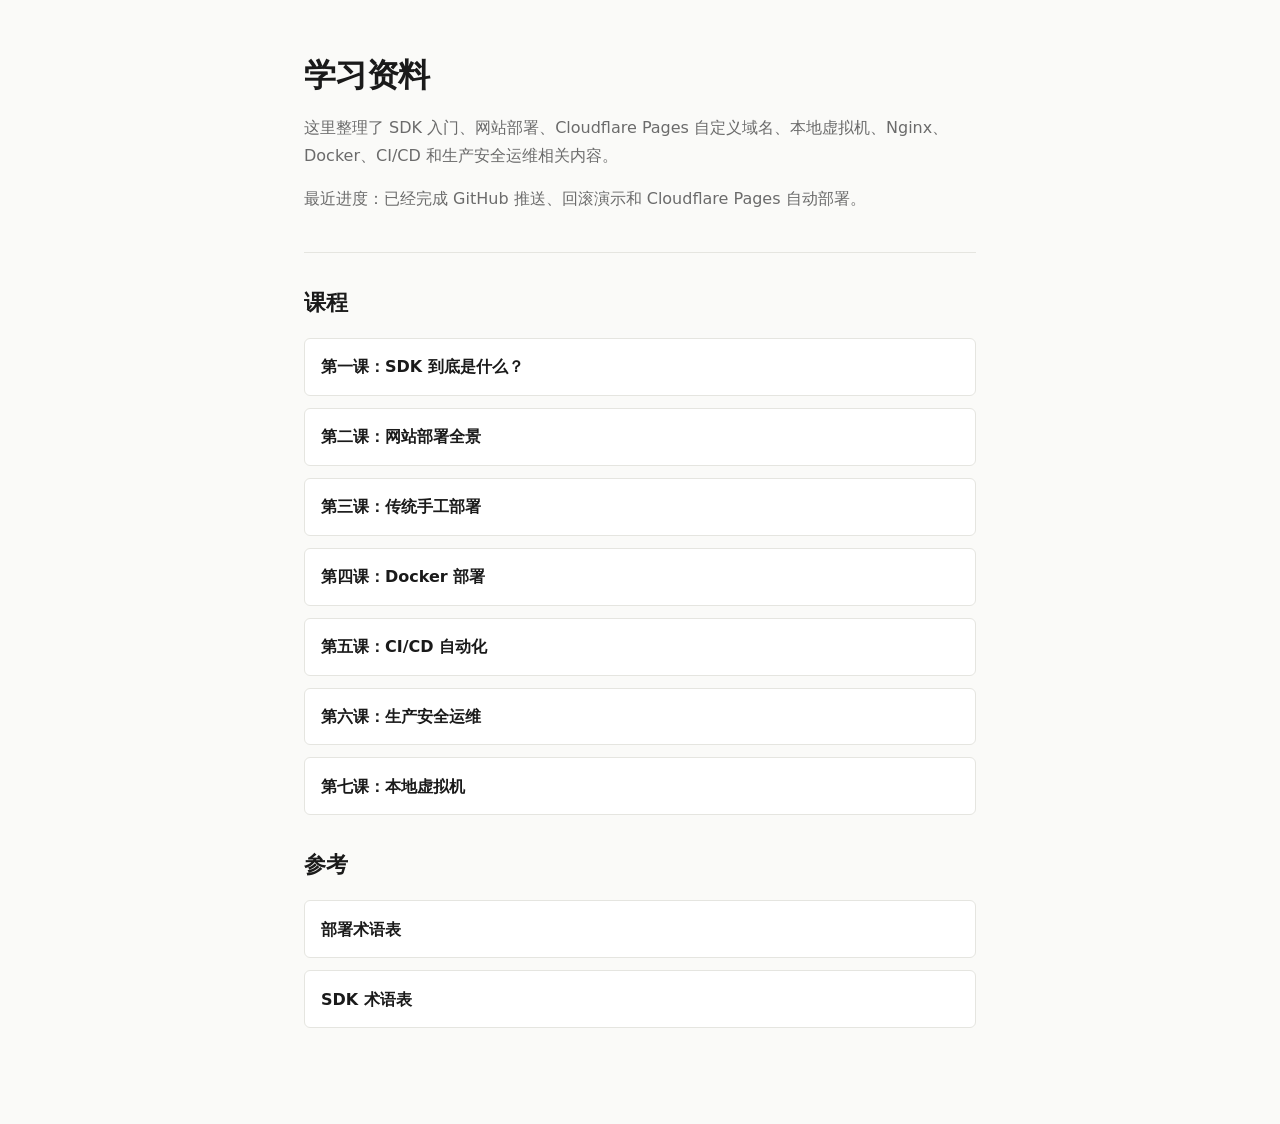
<file: index.html>
<!DOCTYPE html>
<html lang="zh-CN">
<head>
<meta charset="UTF-8">
<meta name="viewport" content="width=device-width, initial-scale=1.0">
<title>学习资料</title>
<link rel="stylesheet" href="assets/base.css">
<style>
  .home-hero {
    margin: 1rem 0 2rem;
    padding-bottom: 1.5rem;
    border-bottom: 1px solid var(--border);
  }

  .home-hero p {
    color: var(--text-muted);
    margin-top: 0.75rem;
  }

  .lesson-list {
    list-style: none;
    display: grid;
    gap: 0.75rem;
    margin: 1rem 0 2rem;
  }

  .lesson-list a {
    display: block;
    padding: 0.9rem 1rem;
    border: 1px solid var(--border);
    border-radius: var(--radius);
    background: var(--card-bg);
    text-decoration: none;
    color: var(--text);
    font-weight: 600;
  }

  .lesson-list a:hover {
    border-color: var(--accent);
    color: var(--accent);
  }
</style>
</head>
<body>

<main>
  <section class="home-hero">
    <h1>学习资料</h1>
    <p>这里整理了 SDK 入门、网站部署、Cloudflare Pages 自定义域名、本地虚拟机、Nginx、Docker、CI/CD 和生产安全运维相关内容。</p>
    <p>最近进度：已经完成 GitHub 推送、回滚演示和 Cloudflare Pages 自动部署。</p>
  </section>

  <h2>课程</h2>
  <ul class="lesson-list">
    <li><a href="lessons/0001-what-is-sdk.html">第一课：SDK 到底是什么？</a></li>
    <li><a href="lessons/0002-deployment-overview.html">第二课：网站部署全景</a></li>
    <li><a href="lessons/0003-traditional-deployment.html">第三课：传统手工部署</a></li>
    <li><a href="lessons/0004-docker-deployment.html">第四课：Docker 部署</a></li>
    <li><a href="lessons/0005-cicd-automation.html">第五课：CI/CD 自动化</a></li>
    <li><a href="lessons/0006-production-security.html">第六课：生产安全运维</a></li>
    <li><a href="lessons/0007-local-vm.html">第七课：本地虚拟机</a></li>
  </ul>

  <h2>参考</h2>
  <ul class="lesson-list">
    <li><a href="reference/deployment-glossary.html">部署术语表</a></li>
    <li><a href="reference/sdk-glossary.html">SDK 术语表</a></li>
  </ul>
</main>

</body>
</html>
</file>
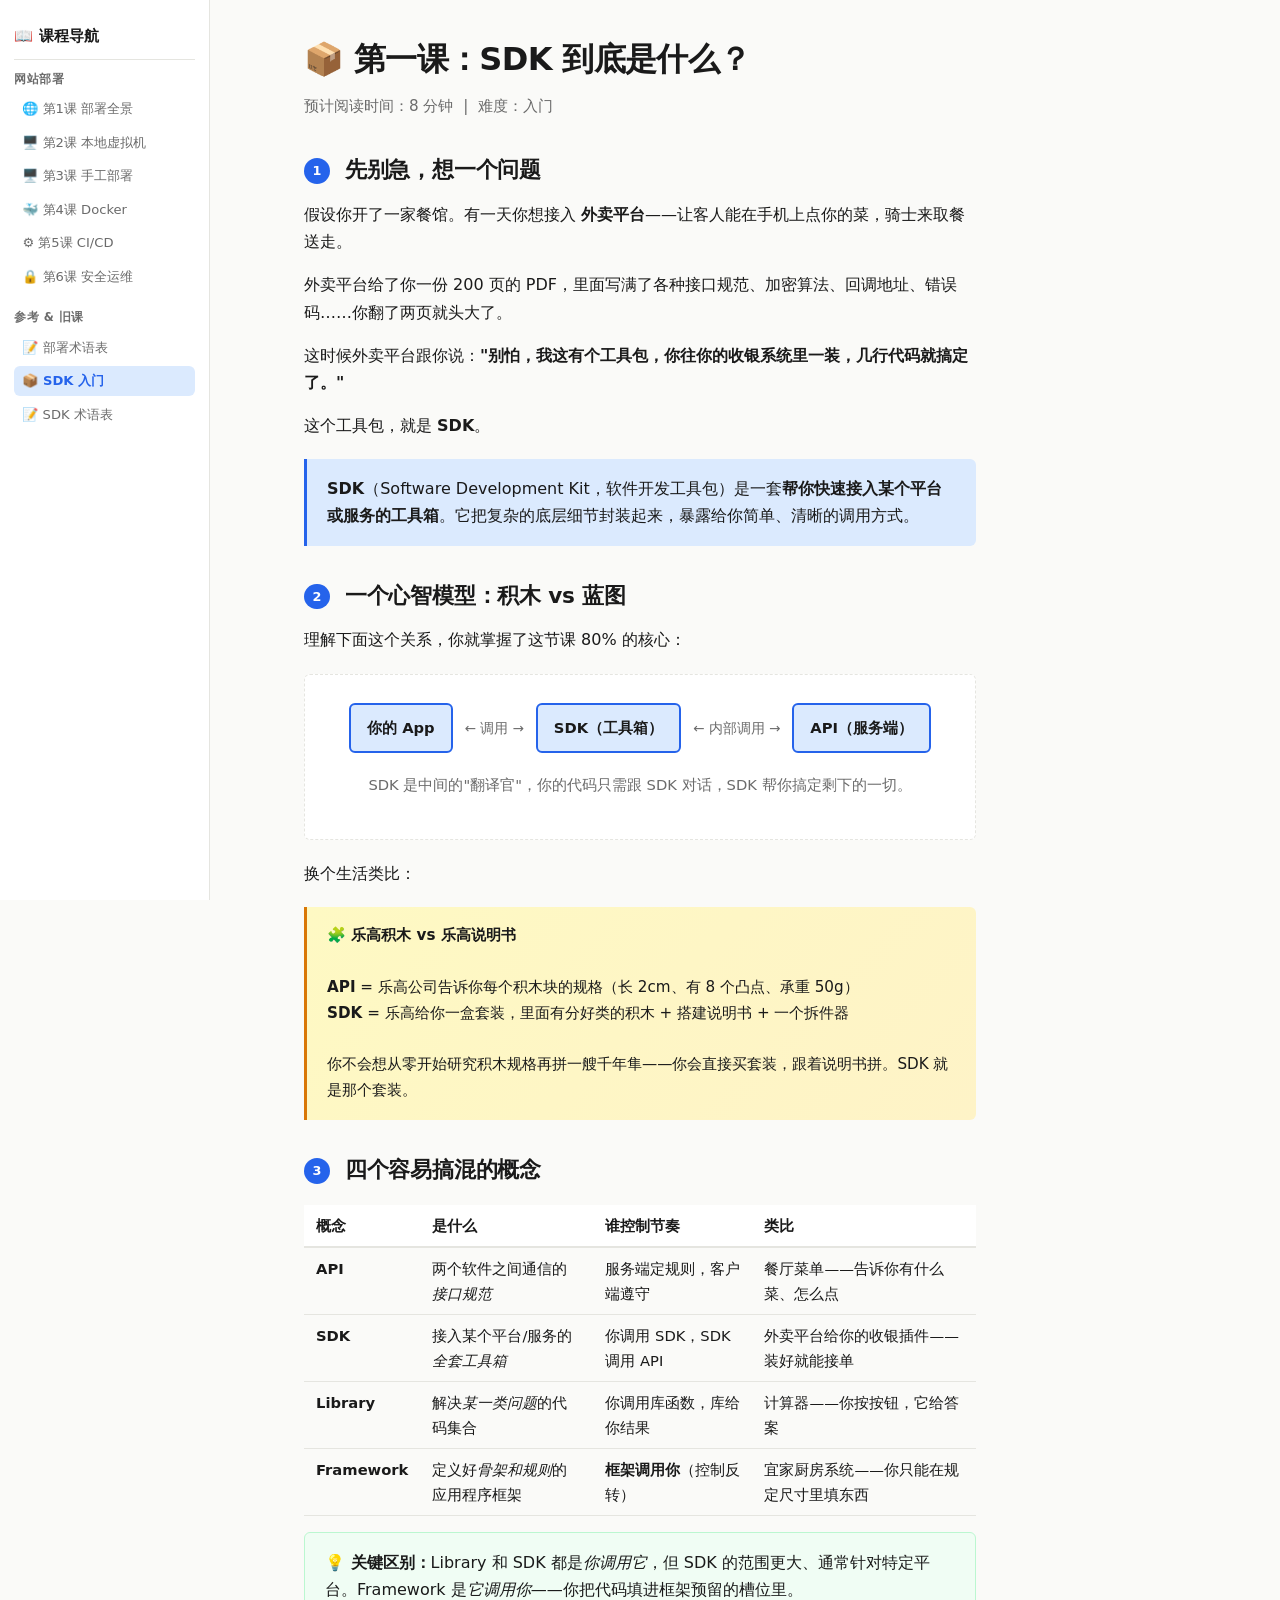
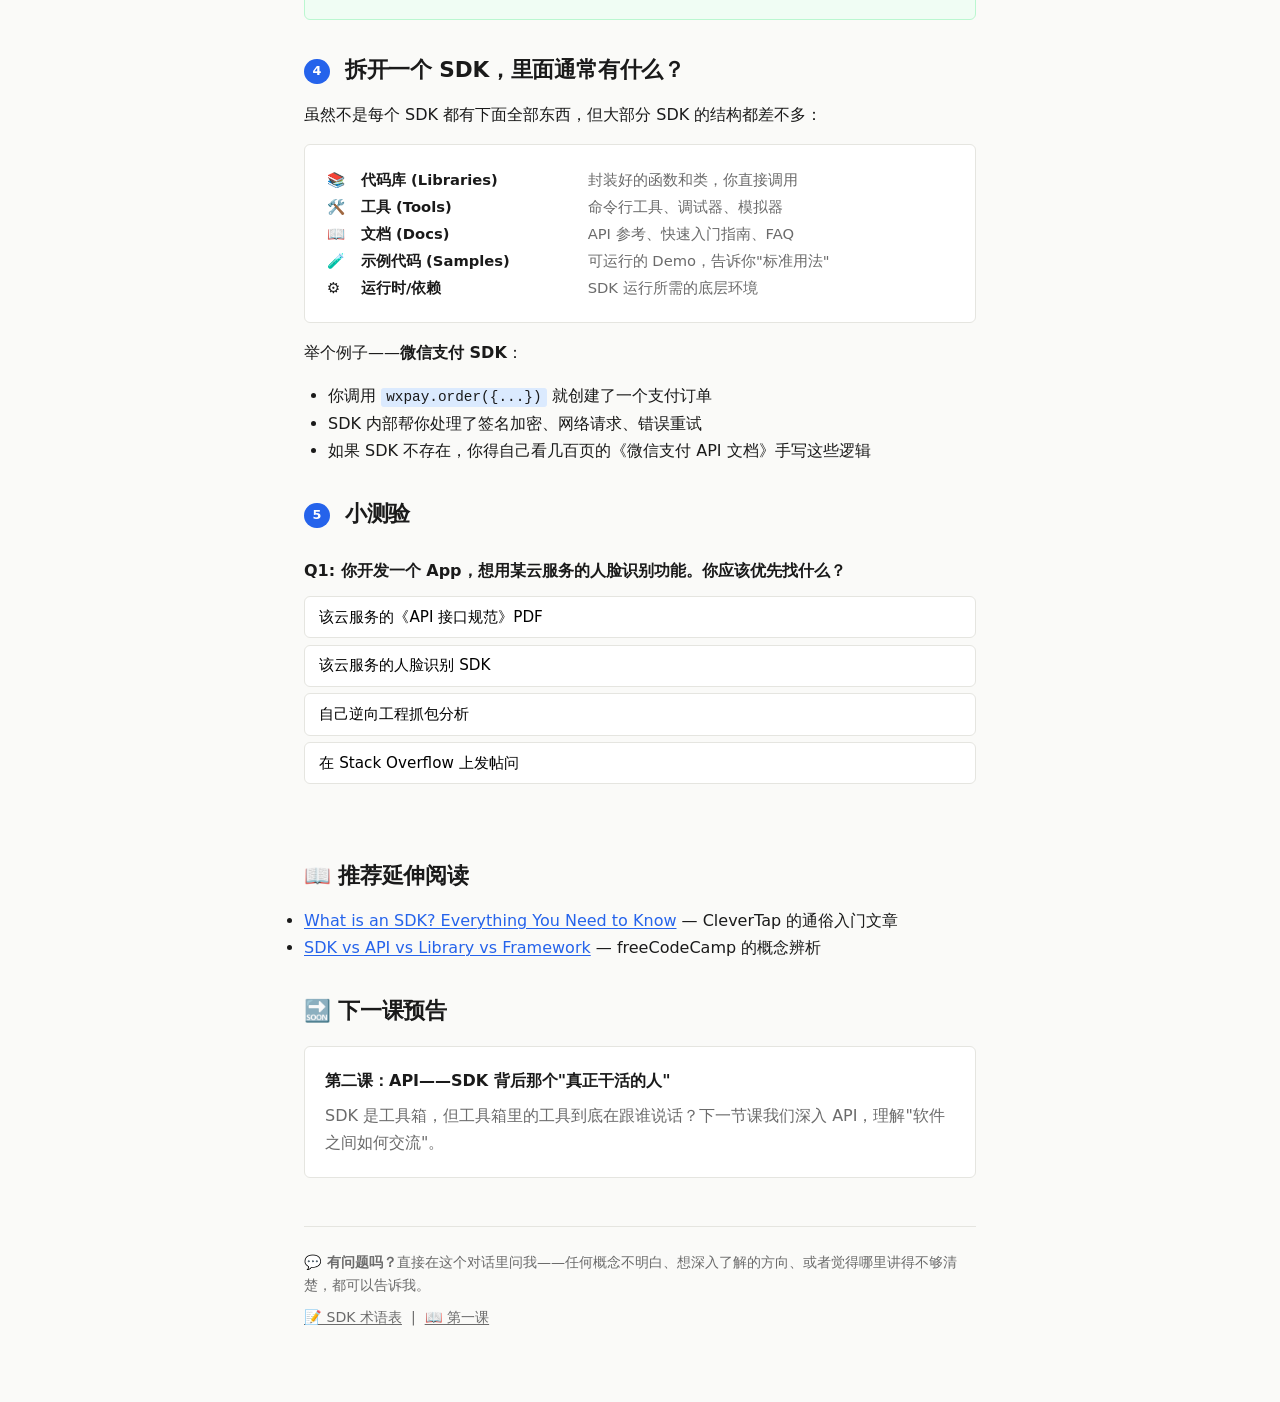
<file: lessons/0001-what-is-sdk.html>
<!DOCTYPE html>
<html lang="zh-CN">
<head>
<meta charset="UTF-8">
<meta name="viewport" content="width=device-width, initial-scale=1.0">
<title>第一课：SDK 到底是什么？</title>
<link rel="stylesheet" href="../assets/base.css">
<style>
  .highlight-box { background: #f0fdf4; border: 1px solid #bbf7d0; border-radius: var(--radius); padding: 1rem 1.25rem; margin: 1rem 0; }
  .mental-model { text-align: center; padding: 1.5rem; background: var(--card-bg); border: 1px dashed var(--border); border-radius: var(--radius); margin: 1.25rem 0; font-size: 0.92rem; line-height: 2; }
  .mental-model .box { display: inline-block; border: 2px solid var(--accent); border-radius: var(--radius); padding: 0.5rem 1rem; margin: 0.3rem; background: var(--accent-light); font-weight: 600; }
  .mental-model .connector { color: var(--text-muted); font-size: 0.85rem; margin: 0 0.15rem; }
</style>
</head>
<body>

<nav class="sidebar">
  <div class="sidebar-header"><a href="../reference/deployment-glossary.html">📖 课程导航</a></div>

  <div class="sidebar-section">
    <div class="sidebar-section-title">网站部署</div>
    <ul class="sidebar-links">
      <li><a href="0002-deployment-overview.html">🌐 第1课 部署全景</a></li>
      <li><a href="0007-local-vm.html">🖥️ 第2课 本地虚拟机</a></li>
      <li><a href="0003-traditional-deployment.html">🖥️ 第3课 手工部署</a></li>
      <li><a href="0004-docker-deployment.html">🐳 第4课 Docker</a></li>
      <li><a href="0005-cicd-automation.html">⚙️ 第5课 CI/CD</a></li>
      <li><a href="0006-production-security.html">🔒 第6课 安全运维</a></li>
    </ul>
  </div>

  <div class="sidebar-section">
    <div class="sidebar-section-title">参考 &amp; 旧课</div>
    <ul class="sidebar-links">
      <li><a href="../reference/deployment-glossary.html">📝 部署术语表</a></li>
      <li><a href="0001-what-is-sdk.html" class="active">📦 SDK 入门</a></li>
      <li><a href="../reference/sdk-glossary.html">📝 SDK 术语表</a></li>
    </ul>
  </div>
</nav>

<h1>📦 第一课：SDK 到底是什么？</h1>
<p style="color: var(--text-muted); font-size: 0.95rem;">预计阅读时间：8 分钟 &nbsp;|&nbsp; 难度：入门</p>

<h2><span class="section-num">1</span> 先别急，想一个问题</h2>

<p>假设你开了一家餐馆。有一天你想接入 <strong>外卖平台</strong>——让客人能在手机上点你的菜，骑士来取餐送走。</p>

<p>外卖平台给了你一份 200 页的 PDF，里面写满了各种接口规范、加密算法、回调地址、错误码……你翻了两页就头大了。</p>

<p>这时候外卖平台跟你说：<strong>"别怕，我这有个工具包，你往你的收银系统里一装，几行代码就搞定了。"</strong></p>

<p>这个工具包，就是 <strong>SDK</strong>。</p>

<div class="definition">
  <strong>SDK</strong>（Software Development Kit，软件开发工具包）是一套<strong>帮你快速接入某个平台或服务的工具箱</strong>。它把复杂的底层细节封装起来，暴露给你简单、清晰的调用方式。
</div>

<h2><span class="section-num">2</span> 一个心智模型：积木 vs 蓝图</h2>

<p>理解下面这个关系，你就掌握了这节课 80% 的核心：</p>

<div class="mental-model">
  <div>
    <span class="box">你的 App</span>
    <span class="connector">← 调用 →</span>
    <span class="box">SDK（工具箱）</span>
    <span class="connector">← 内部调用 →</span>
    <span class="box">API（服务端）</span>
  </div>
  <p style="margin-top: 0.75rem; color: var(--text-muted);">SDK 是中间的"翻译官"，你的代码只需跟 SDK 对话，SDK 帮你搞定剩下的一切。</p>
</div>

<p>换个生活类比：</p>

<div class="analogy">
  <strong>🧩 乐高积木 vs 乐高说明书</strong><br><br>
  <strong>API</strong> = 乐高公司告诉你每个积木块的规格（长 2cm、有 8 个凸点、承重 50g）<br>
  <strong>SDK</strong> = 乐高给你一盒套装，里面有分好类的积木 + 搭建说明书 + 一个拆件器<br><br>
  你不会想从零开始研究积木规格再拼一艘千年隼——你会直接买套装，跟着说明书拼。SDK 就是那个套装。
</div>

<h2><span class="section-num">3</span> 四个容易搞混的概念</h2>

<table class="compare-table">
  <thead>
    <tr><th>概念</th><th>是什么</th><th>谁控制节奏</th><th>类比</th></tr>
  </thead>
  <tbody>
    <tr>
      <td><strong>API</strong></td>
      <td>两个软件之间通信的<em>接口规范</em></td>
      <td>服务端定规则，客户端遵守</td>
      <td>餐厅菜单——告诉你有什么菜、怎么点</td>
    </tr>
    <tr>
      <td><strong>SDK</strong></td>
      <td>接入某个平台/服务的<em>全套工具箱</em></td>
      <td>你调用 SDK，SDK 调用 API</td>
      <td>外卖平台给你的收银插件——装好就能接单</td>
    </tr>
    <tr>
      <td><strong>Library</strong></td>
      <td>解决<em>某一类问题</em>的代码集合</td>
      <td>你调用库函数，库给你结果</td>
      <td>计算器——你按按钮，它给答案</td>
    </tr>
    <tr>
      <td><strong>Framework</strong></td>
      <td>定义好<em>骨架和规则</em>的应用程序框架</td>
      <td><strong>框架调用你</strong>（控制反转）</td>
      <td>宜家厨房系统——你只能在规定尺寸里填东西</td>
    </tr>
  </tbody>
</table>

<div class="highlight-box">
  <strong>💡 关键区别：</strong>Library 和 SDK 都是<em>你调用它</em>，但 SDK 的范围更大、通常针对特定平台。Framework 是<em>它调用你</em>——你把代码填进框架预留的槽位里。
</div>

<h2><span class="section-num">4</span> 拆开一个 SDK，里面通常有什么？</h2>

<p>虽然不是每个 SDK 都有下面全部东西，但大部分 SDK 的结构都差不多：</p>

<div class="card">
  <table style="width:100%;font-size:0.92rem;">
    <tr><td style="width:2rem;">📚</td><td><strong>代码库 (Libraries)</strong></td><td style="color:var(--text-muted)">封装好的函数和类，你直接调用</td></tr>
    <tr><td style="width:2rem;">🛠️</td><td><strong>工具 (Tools)</strong></td><td style="color:var(--text-muted)">命令行工具、调试器、模拟器</td></tr>
    <tr><td style="width:2rem;">📖</td><td><strong>文档 (Docs)</strong></td><td style="color:var(--text-muted)">API 参考、快速入门指南、FAQ</td></tr>
    <tr><td style="width:2rem;">🧪</td><td><strong>示例代码 (Samples)</strong></td><td style="color:var(--text-muted)">可运行的 Demo，告诉你"标准用法"</td></tr>
    <tr><td style="width:2rem;">⚙️</td><td><strong>运行时/依赖</strong></td><td style="color:var(--text-muted)">SDK 运行所需的底层环境</td></tr>
  </table>
</div>

<p>举个例子——<strong>微信支付 SDK</strong>：</p>
<ul style="margin-left:1.5rem;margin-bottom:1rem;">
  <li>你调用 <code>wxpay.order({...})</code> 就创建了一个支付订单</li>
  <li>SDK 内部帮你处理了签名加密、网络请求、错误重试</li>
  <li>如果 SDK 不存在，你得自己看几百页的《微信支付 API 文档》手写这些逻辑</li>
</ul>

<h2><span class="section-num">5</span> 小测验</h2>

<div class="quiz" id="q1">
  <p class="quiz-question">Q1: 你开发一个 App，想用某云服务的人脸识别功能。你应该优先找什么？</p>
  <ul class="quiz-options">
    <li><button onclick="checkQ1(this, 'wrong')">该云服务的《API 接口规范》PDF</button></li>
    <li><button onclick="checkQ1(this, 'correct')">该云服务的人脸识别 SDK</button></li>
    <li><button onclick="checkQ1(this, 'wrong')">自己逆向工程抓包分析</button></li>
    <li><button onclick="checkQ1(this, 'wrong')">在 Stack Overflow 上发帖问</button></li>
  </ul>
  <div id="q1-fb" class="quiz-feedback"></div>
</div>

<div class="quiz" id="q2" style="display:none;">
  <p class="quiz-question">Q2: 下面哪个描述最准确地抓住了 SDK 和 Framework 的核心区别？</p>
  <ul class="quiz-options">
    <li><button onclick="checkQ2(this, 'wrong')">SDK 是免费的，Framework 要付费</button></li>
    <li><button onclick="checkQ2(this, 'wrong')">SDK 比 Framework 大</button></li>
    <li><button onclick="checkQ2(this, 'correct')">你调用 SDK，Framework 调用你（控制反转）</button></li>
    <li><button onclick="checkQ2(this, 'wrong')">SDK 只能用于手机 App</button></li>
  </ul>
  <div id="q2-fb" class="quiz-feedback"></div>
</div>

<div class="quiz" id="q3" style="display:none;">
  <p class="quiz-question">Q3: SDK 通常不包含下面哪个东西？</p>
  <ul class="quiz-options">
    <li><button onclick="checkQ3(this, 'wrong')">封装好的代码库</button></li>
    <li><button onclick="checkQ3(this, 'wrong')">文档和示例代码</button></li>
    <li><button onclick="checkQ3(this, 'correct')">你 App 的业务逻辑代码</button></li>
    <li><button onclick="checkQ3(this, 'wrong')">调试和辅助工具</button></li>
  </ul>
  <div id="q3-fb" class="quiz-feedback"></div>
</div>

<script>
function markButtons(quizId, pickedBtn, className) {
  const quiz = document.getElementById(quizId);
  const buttons = quiz.querySelectorAll('button');
  buttons.forEach(b => { b.classList.add(b === pickedBtn ? className : ''); b.disabled = true; });
}

function showNext(currentQ, nextQ) {
  setTimeout(() => {
    const el = document.getElementById(nextQ);
    if (el) el.style.display = 'block';
  }, 600);
}

function checkQ1(btn, result) {
  markButtons('q1', btn, result);
  const fb = document.getElementById('q1-fb');
  if (result === 'correct') {
    fb.textContent = '✅ 正确！SDK 就是干这个的——官方提供的现成工具包，让你少看几百页文档。';
    fb.className = 'quiz-feedback correct-fb';
  } else {
    fb.textContent = '❌ 应该优先找 SDK。云服务通常会提供 SDK 把 API 封装好，只有实在没有 SDK 时才不得不自己看 API 文档手写调用。';
    fb.className = 'quiz-feedback wrong-fb';
  }
  showNext('q1', 'q2');
}

function checkQ2(btn, result) {
  markButtons('q2', btn, result);
  const fb = document.getElementById('q2-fb');
  if (result === 'correct') {
    fb.textContent = '✅ 没错！"你调用 SDK，Framework 调用你"——控制反转是 Framework 最核心的特征。';
    fb.className = 'quiz-feedback correct-fb';
  } else {
    fb.textContent = '❌ 核心区别是控制权。SDK 是你调它，Framework（如 React、Spring）是它调你——你把代码填入框架预定的模板。';
    fb.className = 'quiz-feedback wrong-fb';
  }
  showNext('q2', 'q3');
}

function checkQ3(btn, result) {
  markButtons('q3', btn, result);
  const fb = document.getElementById('q3-fb');
  if (result === 'correct') {
    fb.textContent = '✅ 正确！SDK 提供的是工具和封装，不包含你 App 自己的业务逻辑。业务逻辑是你写的。';
    fb.className = 'quiz-feedback correct-fb';
  } else {
    fb.textContent = '❌ SDK 不包含你的业务逻辑代码。你 App 的业务逻辑是你自己写的，SDK 只是提供了工具让你更方便地实现它们。';
    fb.className = 'quiz-feedback wrong-fb';
  }
}
</script>

<h2 style="margin-top:2.5rem;">📖 推荐延伸阅读</h2>
<ul>
  <li><a href="https://clevertap.com/blog/what-is-an-sdk/" target="_blank">What is an SDK? Everything You Need to Know</a> — CleverTap 的通俗入门文章</li>
  <li><a href="https://www.freecodecamp.org/news/sdk-vs-api-vs-library-vs-framework/" target="_blank">SDK vs API vs Library vs Framework</a> — freeCodeCamp 的概念辨析</li>
</ul>

<h2>🔜 下一课预告</h2>
<div class="card">
  <strong>第二课：API——SDK 背后那个"真正干活的人"</strong>
  <p style="margin:0.5rem 0 0;color:var(--text-muted);">SDK 是工具箱，但工具箱里的工具到底在跟谁说话？下一节课我们深入 API，理解"软件之间如何交流"。</p>
</div>

<div class="lesson-footer">
  <p><strong>💬 有问题吗？</strong>直接在这个对话里问我——任何概念不明白、想深入了解的方向、或者觉得哪里讲得不够清楚，都可以告诉我。</p>
  <p style="margin-top:0.5rem;">
    <a href="../reference/sdk-glossary.html" style="color: var(--text-muted);">📝 SDK 术语表</a> &nbsp;|&nbsp;
    <a href="0001-what-is-sdk.html" style="color: var(--text-muted);">📖 第一课</a>
  </p>
</div>

</body>
</html>
</file>
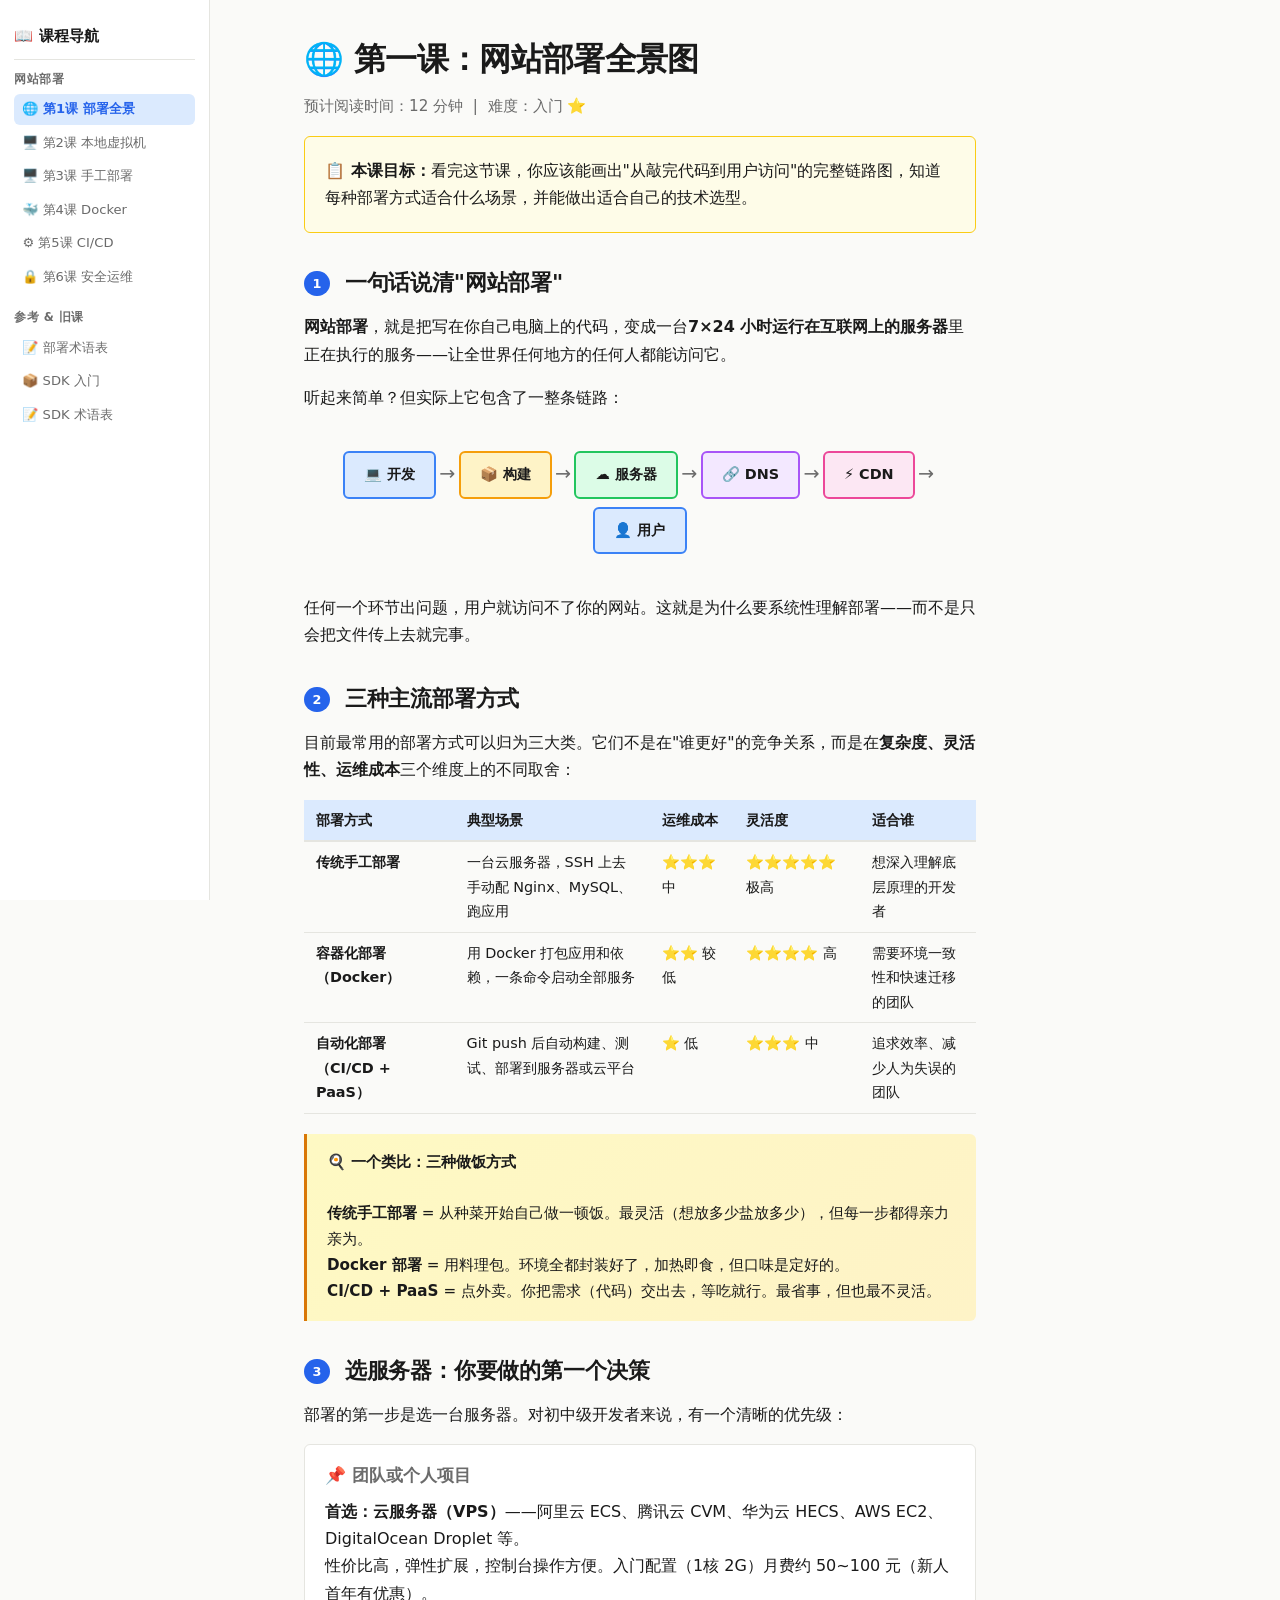
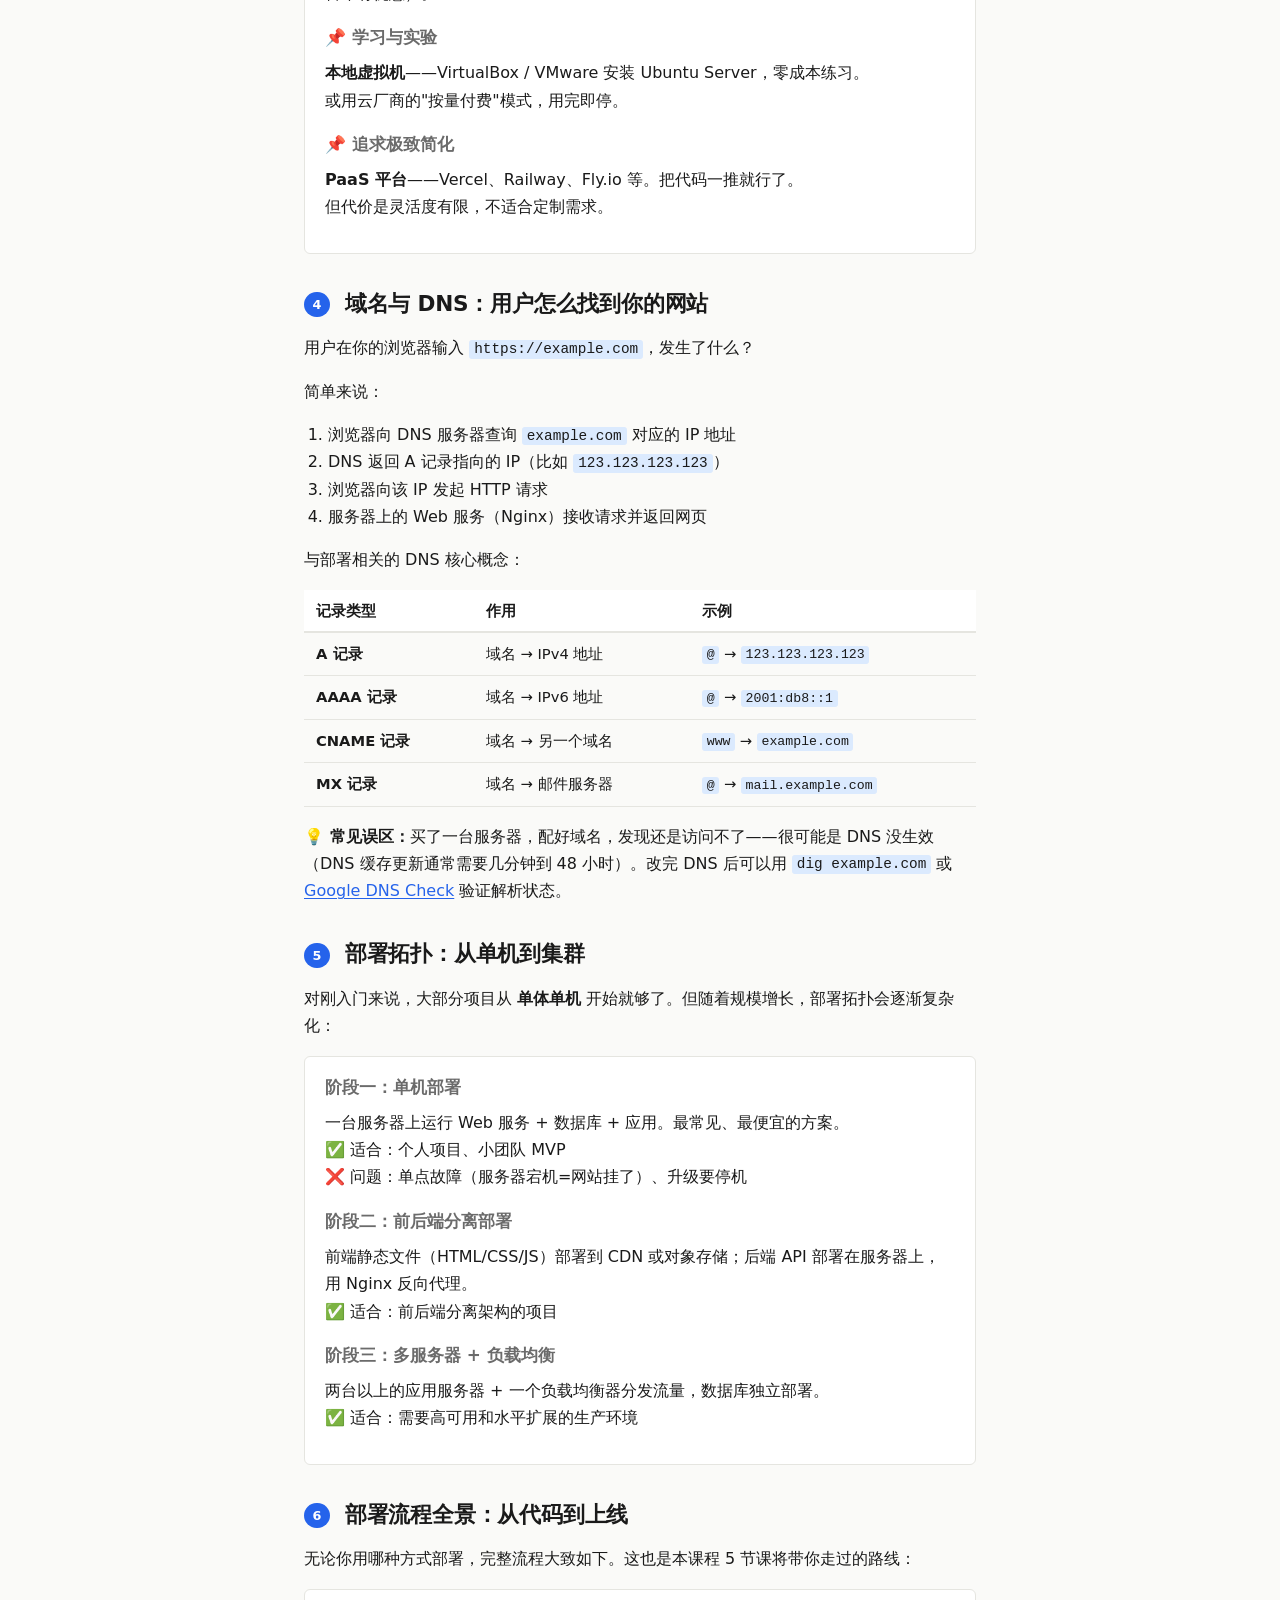
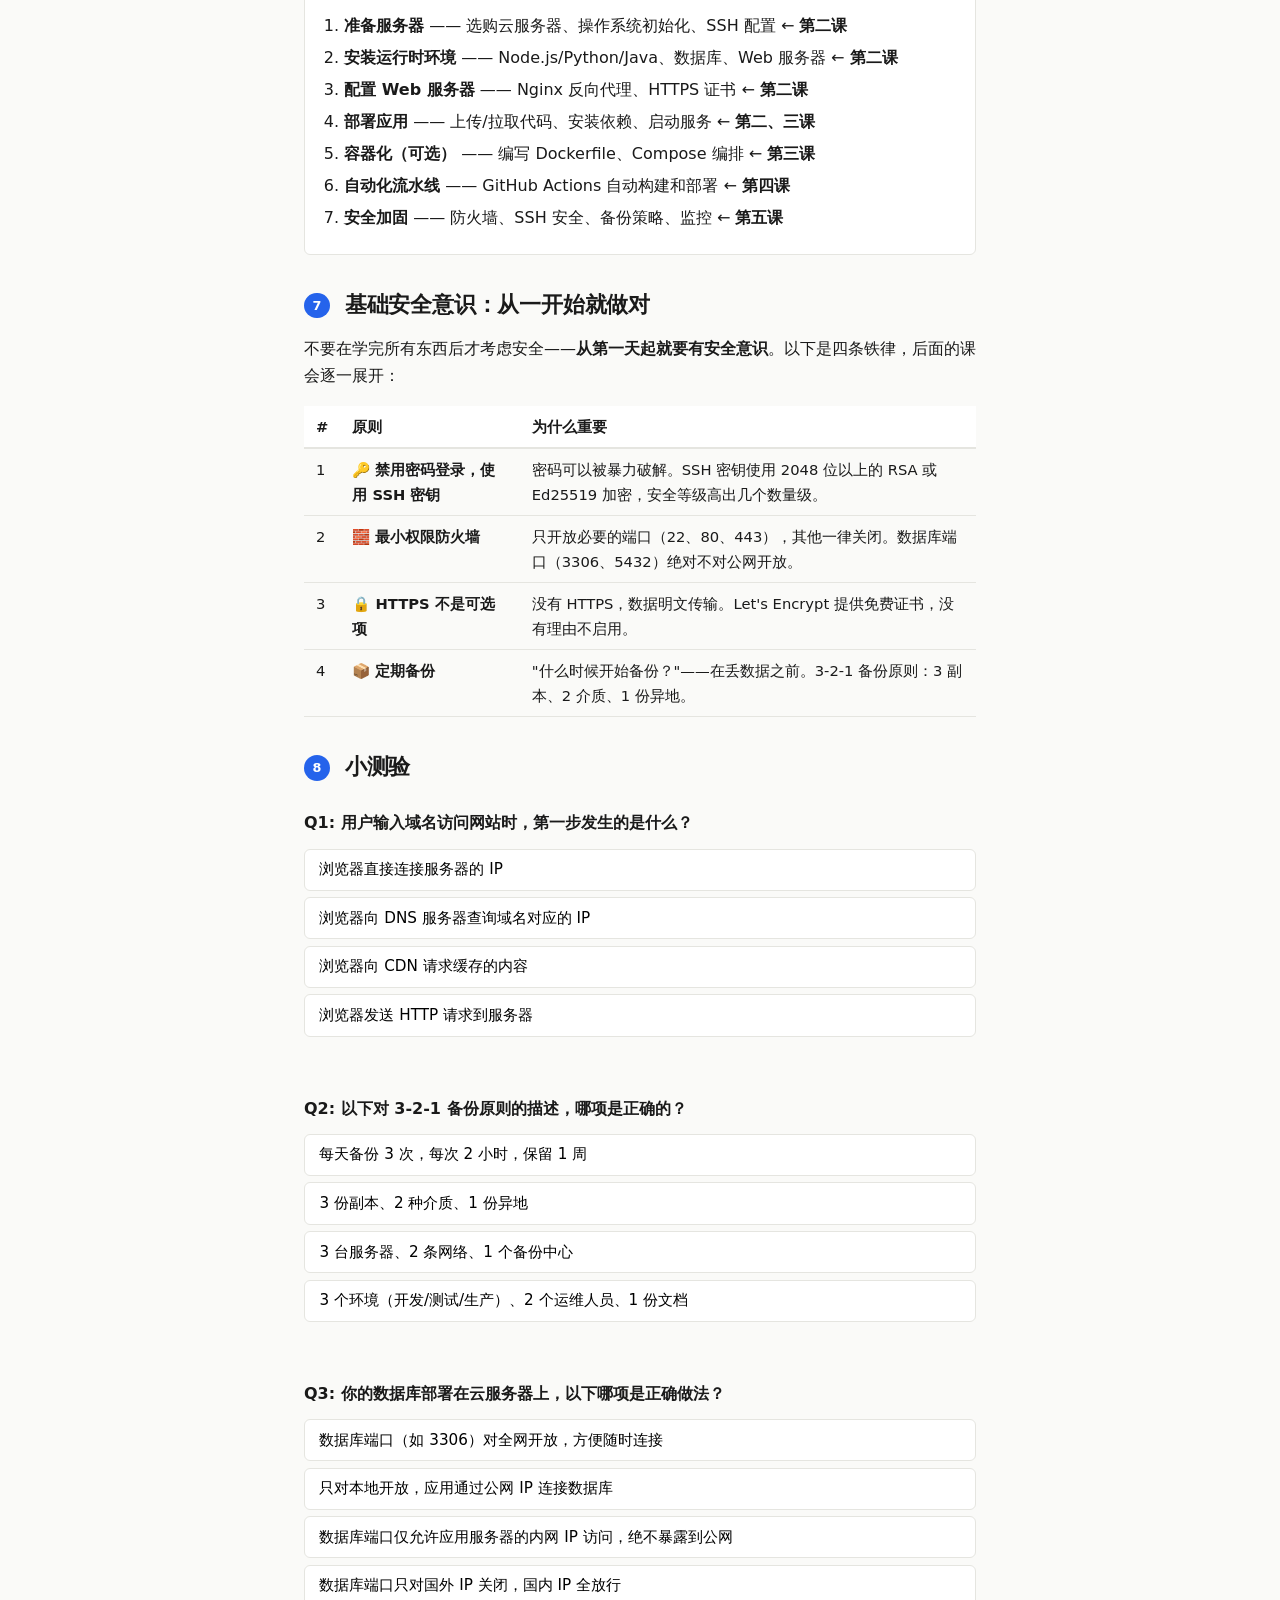
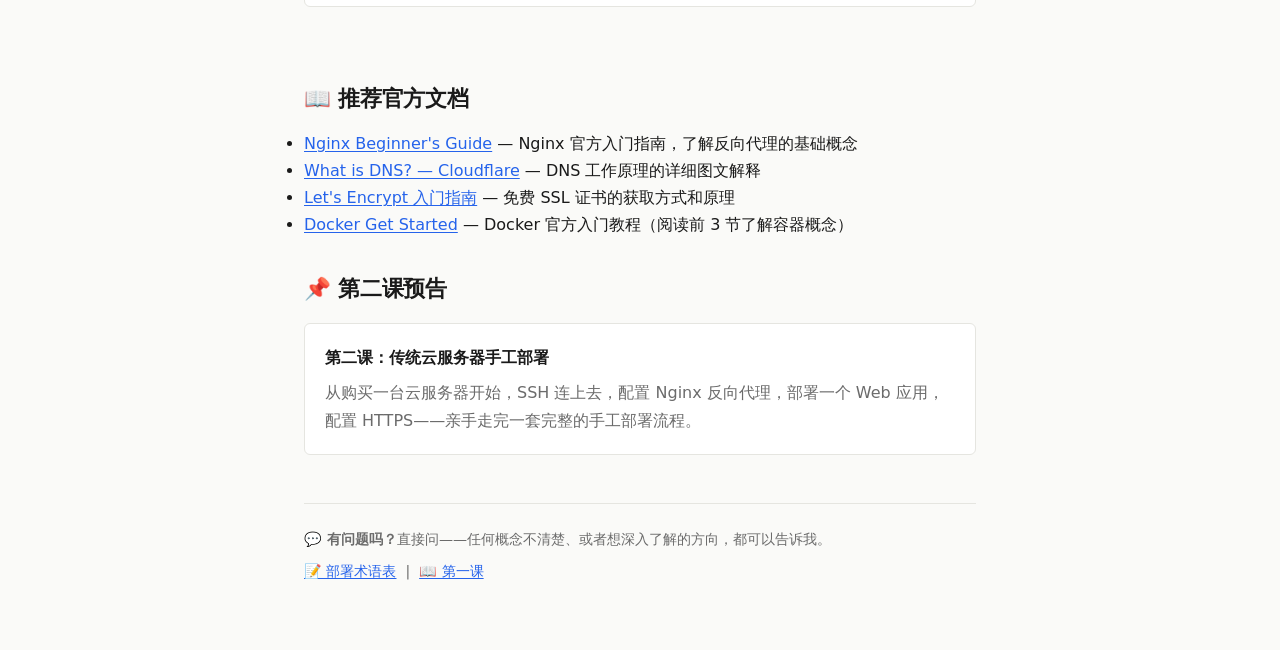
<file: lessons/0002-deployment-overview.html>
<!DOCTYPE html>
<html lang="zh-CN">
<head>
<meta charset="UTF-8">
<meta name="viewport" content="width=device-width, initial-scale=1.0">
<title>第一课：网站部署全景图</title>
<link rel="stylesheet" href="../assets/base.css">
<style>
  .architecture-flow { display: flex; flex-wrap: wrap; justify-content: center; gap: 0.5rem 0; padding: 1.5rem 0; margin: 1rem 0; }
  .arch-box { display: inline-block; padding: 0.6rem 1.2rem; border-radius: var(--radius); font-weight: 600; font-size: 0.9rem; text-align: center; min-width: 80px; }
  .arch-box.dev { background: #dbeafe; border: 2px solid #3b82f6; }
  .arch-box.build { background: #fef3c7; border: 2px solid #f59e0b; }
  .arch-box.serve { background: #dcfce7; border: 2px solid #22c55e; }
  .arch-box.dns { background: #f3e8ff; border: 2px solid #a855f7; }
  .arch-box.cdn { background: #fce7f3; border: 2px solid #ec4899; }
  .arch-arrow { color: var(--text-muted); font-size: 1.2rem; padding: 0 0.2rem; align-self: center; }
  .deploy-matrix { width: 100%; border-collapse: collapse; margin: 1rem 0; font-size: 0.9rem; }
  .deploy-matrix th { background: var(--accent-light); text-align: left; padding: 0.5rem 0.75rem; border-bottom: 2px solid var(--border); font-weight: 600; }
  .deploy-matrix td { padding: 0.5rem 0.75rem; border-bottom: 1px solid var(--border); vertical-align: top; }
  .deploy-matrix tr:hover td { background: #fafaf8; }
  .feature-box { background: var(--card-bg); border: 1px solid var(--border); border-radius: var(--radius); padding: 1rem 1.25rem; margin: 1rem 0; }
  .feature-box h3 { margin-top: 0; }
  .cmd-block { background: #1e1e2e; color: #cdd6f4; padding: 1rem 1.25rem; border-radius: var(--radius); overflow-x: auto; margin: 1rem 0; font-size: 0.88rem; line-height: 1.6; }
  .cmd-block code { background: none; padding: 0; color: inherit; }
  .cmd-comment { color: #6c7086; }
</style>
</head>
<body>

<nav class="sidebar">
  <div class="sidebar-header"><a href="../reference/deployment-glossary.html">📖 课程导航</a></div>

  <div class="sidebar-section">
    <div class="sidebar-section-title">网站部署</div>
    <ul class="sidebar-links">
      <li><a href="0002-deployment-overview.html" class="active">🌐 第1课 部署全景</a></li>
      <li><a href="0007-local-vm.html">🖥️ 第2课 本地虚拟机</a></li>
      <li><a href="0003-traditional-deployment.html">🖥️ 第3课 手工部署</a></li>
      <li><a href="0004-docker-deployment.html">🐳 第4课 Docker</a></li>
      <li><a href="0005-cicd-automation.html">⚙️ 第5课 CI/CD</a></li>
      <li><a href="0006-production-security.html">🔒 第6课 安全运维</a></li>
    </ul>
  </div>

  <div class="sidebar-section">
    <div class="sidebar-section-title">参考 &amp; 旧课</div>
    <ul class="sidebar-links">
      <li><a href="../reference/deployment-glossary.html">📝 部署术语表</a></li>
      <li><a href="0001-what-is-sdk.html">📦 SDK 入门</a></li>
      <li><a href="../reference/sdk-glossary.html">📝 SDK 术语表</a></li>
    </ul>
  </div>
</nav>

<h1>🌐 第一课：网站部署全景图</h1>
<p style="color: var(--text-muted); font-size: 0.95rem;">预计阅读时间：12 分钟 &nbsp;|&nbsp; 难度：入门 ⭐</p>

<div class="card" style="background: #fefce8; border-color: #facc15;">
  <strong>📋 本课目标：</strong>看完这节课，你应该能画出"从敲完代码到用户访问"的完整链路图，知道每种部署方式适合什么场景，并能做出适合自己的技术选型。
</div>

<h2><span class="section-num">1</span> 一句话说清"网站部署"</h2>

<p><strong>网站部署</strong>，就是把写在你自己电脑上的代码，变成一台<strong>7×24 小时运行在互联网上的服务器</strong>里正在执行的服务——让全世界任何地方的任何人都能访问它。</p>

<p>听起来简单？但实际上它包含了一整条链路：</p>

<div class="architecture-flow">
  <span class="arch-box dev">💻 开发</span>
  <span class="arch-arrow">→</span>
  <span class="arch-box build">📦 构建</span>
  <span class="arch-arrow">→</span>
  <span class="arch-box serve">☁️ 服务器</span>
  <span class="arch-arrow">→</span>
  <span class="arch-box dns">🔗 DNS</span>
  <span class="arch-arrow">→</span>
  <span class="arch-box cdn">⚡ CDN</span>
  <span class="arch-arrow">→</span>
  <span class="arch-box dev">👤 用户</span>
</div>

<p>任何一个环节出问题，用户就访问不了你的网站。这就是为什么要系统性理解部署——而不是只会把文件传上去就完事。</p>

<h2><span class="section-num">2</span> 三种主流部署方式</h2>

<p>目前最常用的部署方式可以归为三大类。它们不是在"谁更好"的竞争关系，而是在<strong>复杂度、灵活性、运维成本</strong>三个维度上的不同取舍：</p>

<table class="deploy-matrix">
  <thead>
    <tr><th>部署方式</th><th>典型场景</th><th>运维成本</th><th>灵活度</th><th>适合谁</th></tr>
  </thead>
  <tbody>
    <tr>
      <td><strong>传统手工部署</strong></td>
      <td>一台云服务器，SSH 上去手动配 Nginx、MySQL、跑应用</td>
      <td>⭐⭐⭐ 中</td>
      <td>⭐⭐⭐⭐⭐ 极高</td>
      <td>想深入理解底层原理的开发者</td>
    </tr>
    <tr>
      <td><strong>容器化部署（Docker）</strong></td>
      <td>用 Docker 打包应用和依赖，一条命令启动全部服务</td>
      <td>⭐⭐ 较低</td>
      <td>⭐⭐⭐⭐ 高</td>
      <td>需要环境一致性和快速迁移的团队</td>
    </tr>
    <tr>
      <td><strong>自动化部署（CI/CD + PaaS）</strong></td>
      <td>Git push 后自动构建、测试、部署到服务器或云平台</td>
      <td>⭐ 低</td>
      <td>⭐⭐⭐ 中</td>
      <td>追求效率、减少人为失误的团队</td>
    </tr>
  </tbody>
</table>

<div class="analogy">
  <strong>🍳 一个类比：三种做饭方式</strong><br><br>
  <strong>传统手工部署</strong> = 从种菜开始自己做一顿饭。最灵活（想放多少盐放多少），但每一步都得亲力亲为。<br>
  <strong>Docker 部署</strong> = 用料理包。环境全都封装好了，加热即食，但口味是定好的。<br>
  <strong>CI/CD + PaaS</strong> = 点外卖。你把需求（代码）交出去，等吃就行。最省事，但也最不灵活。
</div>

<h2><span class="section-num">3</span> 选服务器：你要做的第一个决策</h2>

<p>部署的第一步是选一台服务器。对初中级开发者来说，有一个清晰的优先级：</p>

<div class="feature-box">
  <h3>📌 团队或个人项目</h3>
  <p><strong>首选：云服务器（VPS）</strong>——阿里云 ECS、腾讯云 CVM、华为云 HECS、AWS EC2、DigitalOcean Droplet 等。<br>
  性价比高，弹性扩展，控制台操作方便。入门配置（1核 2G）月费约 50~100 元（新人首年有优惠）。</p>

  <h3>📌 学习与实验</h3>
  <p><strong>本地虚拟机</strong>——VirtualBox / VMware 安装 Ubuntu Server，零成本练习。<br>
  或用云厂商的"按量付费"模式，用完即停。</p>

  <h3>📌 追求极致简化</h3>
  <p><strong>PaaS 平台</strong>——Vercel、Railway、Fly.io 等。把代码一推就行了。<br>
  但代价是灵活度有限，不适合定制需求。</p>
</div>

<h2><span class="section-num">4</span> 域名与 DNS：用户怎么找到你的网站</h2>

<p>用户在你的浏览器输入 <code>https://example.com</code>，发生了什么？</p>

<p>简单来说：</p>
<ol style="margin-left:1.5rem; margin-bottom:1rem;">
  <li>浏览器向 DNS 服务器查询 <code>example.com</code> 对应的 IP 地址</li>
  <li>DNS 返回 A 记录指向的 IP（比如 <code>123.123.123.123</code>）</li>
  <li>浏览器向该 IP 发起 HTTP 请求</li>
  <li>服务器上的 Web 服务（Nginx）接收请求并返回网页</li>
</ol>

<p>与部署相关的 DNS 核心概念：</p>
<table class="compare-table">
  <thead><tr><th>记录类型</th><th>作用</th><th>示例</th></tr></thead>
  <tbody>
    <tr><td><strong>A 记录</strong></td><td>域名 → IPv4 地址</td><td><code>@</code> → <code>123.123.123.123</code></td></tr>
    <tr><td><strong>AAAA 记录</strong></td><td>域名 → IPv6 地址</td><td><code>@</code> → <code>2001:db8::1</code></td></tr>
    <tr><td><strong>CNAME 记录</strong></td><td>域名 → 另一个域名</td><td><code>www</code> → <code>example.com</code></td></tr>
    <tr><td><strong>MX 记录</strong></td><td>域名 → 邮件服务器</td><td><code>@</code> → <code>mail.example.com</code></td></tr>
  </tbody>
</table>

<div class="highlight-box">
  <strong>💡 常见误区：</strong>买了一台服务器，配好域名，发现还是访问不了——很可能是 DNS 没生效（DNS 缓存更新通常需要几分钟到 48 小时）。改完 DNS 后可以用 <code>dig example.com</code> 或 <a href="https://dns.google/" target="_blank">Google DNS Check</a> 验证解析状态。
</div>

<h2><span class="section-num">5</span> 部署拓扑：从单机到集群</h2>

<p>对刚入门来说，大部分项目从 <strong>单体单机</strong> 开始就够了。但随着规模增长，部署拓扑会逐渐复杂化：</p>

<div class="feature-box">
  <h3>阶段一：单机部署</h3>
  <p>一台服务器上运行 Web 服务 + 数据库 + 应用。最常见、最便宜的方案。<br>
  ✅ 适合：个人项目、小团队 MVP<br>
  ❌ 问题：单点故障（服务器宕机=网站挂了）、升级要停机</p>

  <h3>阶段二：前后端分离部署</h3>
  <p>前端静态文件（HTML/CSS/JS）部署到 CDN 或对象存储；后端 API 部署在服务器上，用 Nginx 反向代理。<br>
  ✅ 适合：前后端分离架构的项目</p>

  <h3>阶段三：多服务器 + 负载均衡</h3>
  <p>两台以上的应用服务器 + 一个负载均衡器分发流量，数据库独立部署。<br>
  ✅ 适合：需要高可用和水平扩展的生产环境</p>
</div>

<h2><span class="section-num">6</span> 部署流程全景：从代码到上线</h2>

<p>无论你用哪种方式部署，完整流程大致如下。这也是本课程 5 节课将带你走过的路线：</p>

<div class="card">
  <ol style="margin-left:1.2rem; line-height:2;">
    <li><strong>准备服务器</strong> —— 选购云服务器、操作系统初始化、SSH 配置 ← <strong>第二课</strong></li>
    <li><strong>安装运行时环境</strong> —— Node.js/Python/Java、数据库、Web 服务器 ← <strong>第二课</strong></li>
    <li><strong>配置 Web 服务器</strong> —— Nginx 反向代理、HTTPS 证书 ← <strong>第二课</strong></li>
    <li><strong>部署应用</strong> —— 上传/拉取代码、安装依赖、启动服务 ← <strong>第二、三课</strong></li>
    <li><strong>容器化（可选）</strong> —— 编写 Dockerfile、Compose 编排 ← <strong>第三课</strong></li>
    <li><strong>自动化流水线</strong> —— GitHub Actions 自动构建和部署 ← <strong>第四课</strong></li>
    <li><strong>安全加固</strong> —— 防火墙、SSH 安全、备份策略、监控 ← <strong>第五课</strong></li>
  </ol>
</div>

<h2><span class="section-num">7</span> 基础安全意识：从一开始就做对</h2>

<p>不要在学完所有东西后才考虑安全——<strong>从第一天起就要有安全意识</strong>。以下是四条铁律，后面的课会逐一展开：</p>

<table class="compare-table">
  <thead><tr><th>#</th><th>原则</th><th>为什么重要</th></tr></thead>
  <tbody>
    <tr><td>1</td><td><strong>🔑 禁用密码登录，使用 SSH 密钥</strong></td><td>密码可以被暴力破解。SSH 密钥使用 2048 位以上的 RSA 或 Ed25519 加密，安全等级高出几个数量级。</td></tr>
    <tr><td>2</td><td><strong>🧱 最小权限防火墙</strong></td><td>只开放必要的端口（22、80、443），其他一律关闭。数据库端口（3306、5432）绝对不对公网开放。</td></tr>
    <tr><td>3</td><td><strong>🔒 HTTPS 不是可选项</strong></td><td>没有 HTTPS，数据明文传输。Let's Encrypt 提供免费证书，没有理由不启用。</td></tr>
    <tr><td>4</td><td><strong>📦 定期备份</strong></td><td>"什么时候开始备份？"——在丢数据之前。3-2-1 备份原则：3 副本、2 介质、1 份异地。</td></tr>
  </tbody>
</table>

<h2><span class="section-num">8</span> 小测验</h2>

<div class="quiz" id="q1">
  <p class="quiz-question">Q1: 用户输入域名访问网站时，第一步发生的是什么？</p>
  <ul class="quiz-options">
    <li><button onclick="check('q1',this,'wrong')">浏览器直接连接服务器的 IP</button></li>
    <li><button onclick="check('q1',this,'correct')">浏览器向 DNS 服务器查询域名对应的 IP</button></li>
    <li><button onclick="check('q1',this,'wrong')">浏览器向 CDN 请求缓存的内容</button></li>
    <li><button onclick="check('q1',this,'wrong')">浏览器发送 HTTP 请求到服务器</button></li>
  </ul>
  <div id="q1-fb" class="quiz-feedback"></div>
</div>

<div class="quiz" id="q2">
  <p class="quiz-question">Q2: 以下对 3-2-1 备份原则的描述，哪项是正确的？</p>
  <ul class="quiz-options">
    <li><button onclick="check('q2',this,'wrong')">每天备份 3 次，每次 2 小时，保留 1 周</button></li>
    <li><button onclick="check('q2',this,'correct')">3 份副本、2 种介质、1 份异地</button></li>
    <li><button onclick="check('q2',this,'wrong')">3 台服务器、2 条网络、1 个备份中心</button></li>
    <li><button onclick="check('q2',this,'wrong')">3 个环境（开发/测试/生产）、2 个运维人员、1 份文档</button></li>
  </ul>
  <div id="q2-fb" class="quiz-feedback"></div>
</div>

<div class="quiz" id="q3">
  <p class="quiz-question">Q3: 你的数据库部署在云服务器上，以下哪项是正确做法？</p>
  <ul class="quiz-options">
    <li><button onclick="check('q3',this,'wrong')">数据库端口（如 3306）对全网开放，方便随时连接</button></li>
    <li><button onclick="check('q3',this,'wrong')">只对本地开放，应用通过公网 IP 连接数据库</button></li>
    <li><button onclick="check('q3',this,'correct')">数据库端口仅允许应用服务器的内网 IP 访问，绝不暴露到公网</button></li>
    <li><button onclick="check('q3',this,'wrong')">数据库端口只对国外 IP 关闭，国内 IP 全放行</button></li>
  </ul>
  <div id="q3-fb" class="quiz-feedback"></div>
</div>

<script>
function check(quizId, btn, result) {
  const quiz = document.getElementById(quizId);
  const buttons = quiz.querySelectorAll('button');
  buttons.forEach(b => { b.classList.add(b === btn ? result : ''); b.disabled = true; });
  const fb = document.getElementById(quizId + '-fb');
  if (result === 'correct') {
    fb.textContent = '✅ 正确！';
    fb.className = 'quiz-feedback correct-fb';
  } else {
    fb.textContent = '❌ 回答不正确，看看解析吧。';
    fb.className = 'quiz-feedback wrong-fb';
  }
  // Show correct explanation
  const explanations = {
    'q1': 'DNS 解析是第一步。浏览器不知道 example.com 是哪台机器，必须先问 DNS 拿到 IP 地址，然后才能建立连接。',
    'q2': '3-2-1 原则是业界标准备份策略：保留 3 份副本，存储在 2 种不同介质上（如本地磁盘 + 云存储），其中 1 份放在异地（不同机房或云厂商）。',
    'q3': '这是最基本的安全原则。数据库端口永远不应该暴露到公网。应通过内网地址访问，并在安全组/防火墙层面限制源 IP。'
  };
  if (result === 'wrong') {
    fb.textContent += ' ' + explanations[quizId];
  } else {
    fb.textContent += ' ' + explanations[quizId];
  }
}
</script>

<h2 style="margin-top:2.5rem;">📖 推荐官方文档</h2>
<ul>
  <li><a href="https://nginx.org/en/docs/beginners_guide.html" target="_blank">Nginx Beginner's Guide</a> — Nginx 官方入门指南，了解反向代理的基础概念</li>
  <li><a href="https://www.cloudflare.com/learning/dns/what-is-dns/" target="_blank">What is DNS? — Cloudflare</a> — DNS 工作原理的详细图文解释</li>
  <li><a href="https://letsencrypt.org/zh-cn/getting-started/" target="_blank">Let's Encrypt 入门指南</a> — 免费 SSL 证书的获取方式和原理</li>
  <li><a href="https://docs.docker.com/get-started/" target="_blank">Docker Get Started</a> — Docker 官方入门教程（阅读前 3 节了解容器概念）</li>
</ul>

<h2>📌 第二课预告</h2>
<div class="card">
  <strong>第二课：传统云服务器手工部署</strong>
  <p style="margin:0.5rem 0 0;color:var(--text-muted);">从购买一台云服务器开始，SSH 连上去，配置 Nginx 反向代理，部署一个 Web 应用，配置 HTTPS——亲手走完一套完整的手工部署流程。</p>
</div>

<div class="lesson-footer">
  <p><strong>💬 有问题吗？</strong>直接问——任何概念不清楚、或者想深入了解的方向，都可以告诉我。</p>
  <p style="margin-top:0.5rem;">
    <a href="../reference/deployment-glossary.html">📝 部署术语表</a> &nbsp;|&nbsp;
    <a href="0002-deployment-overview.html">📖 第一课</a>
  </p>
</div>

</body>
</html>
</file>
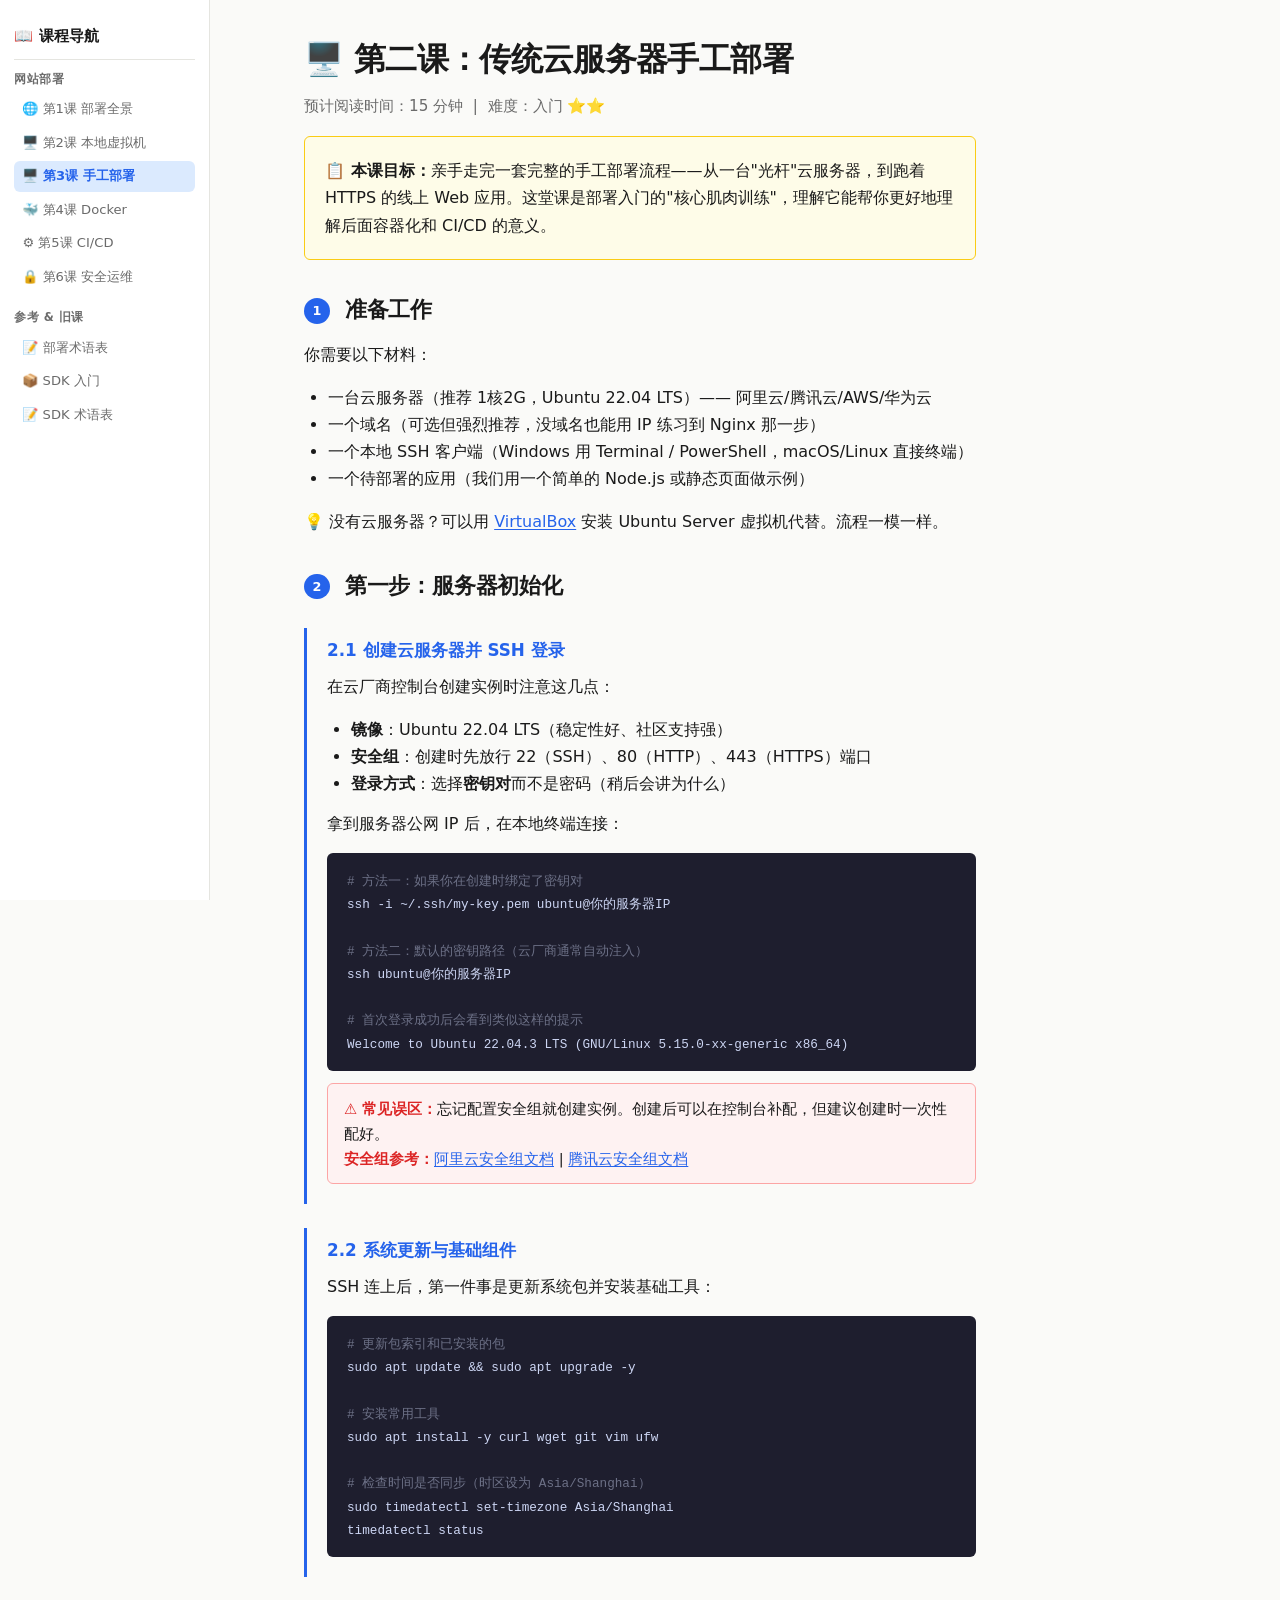
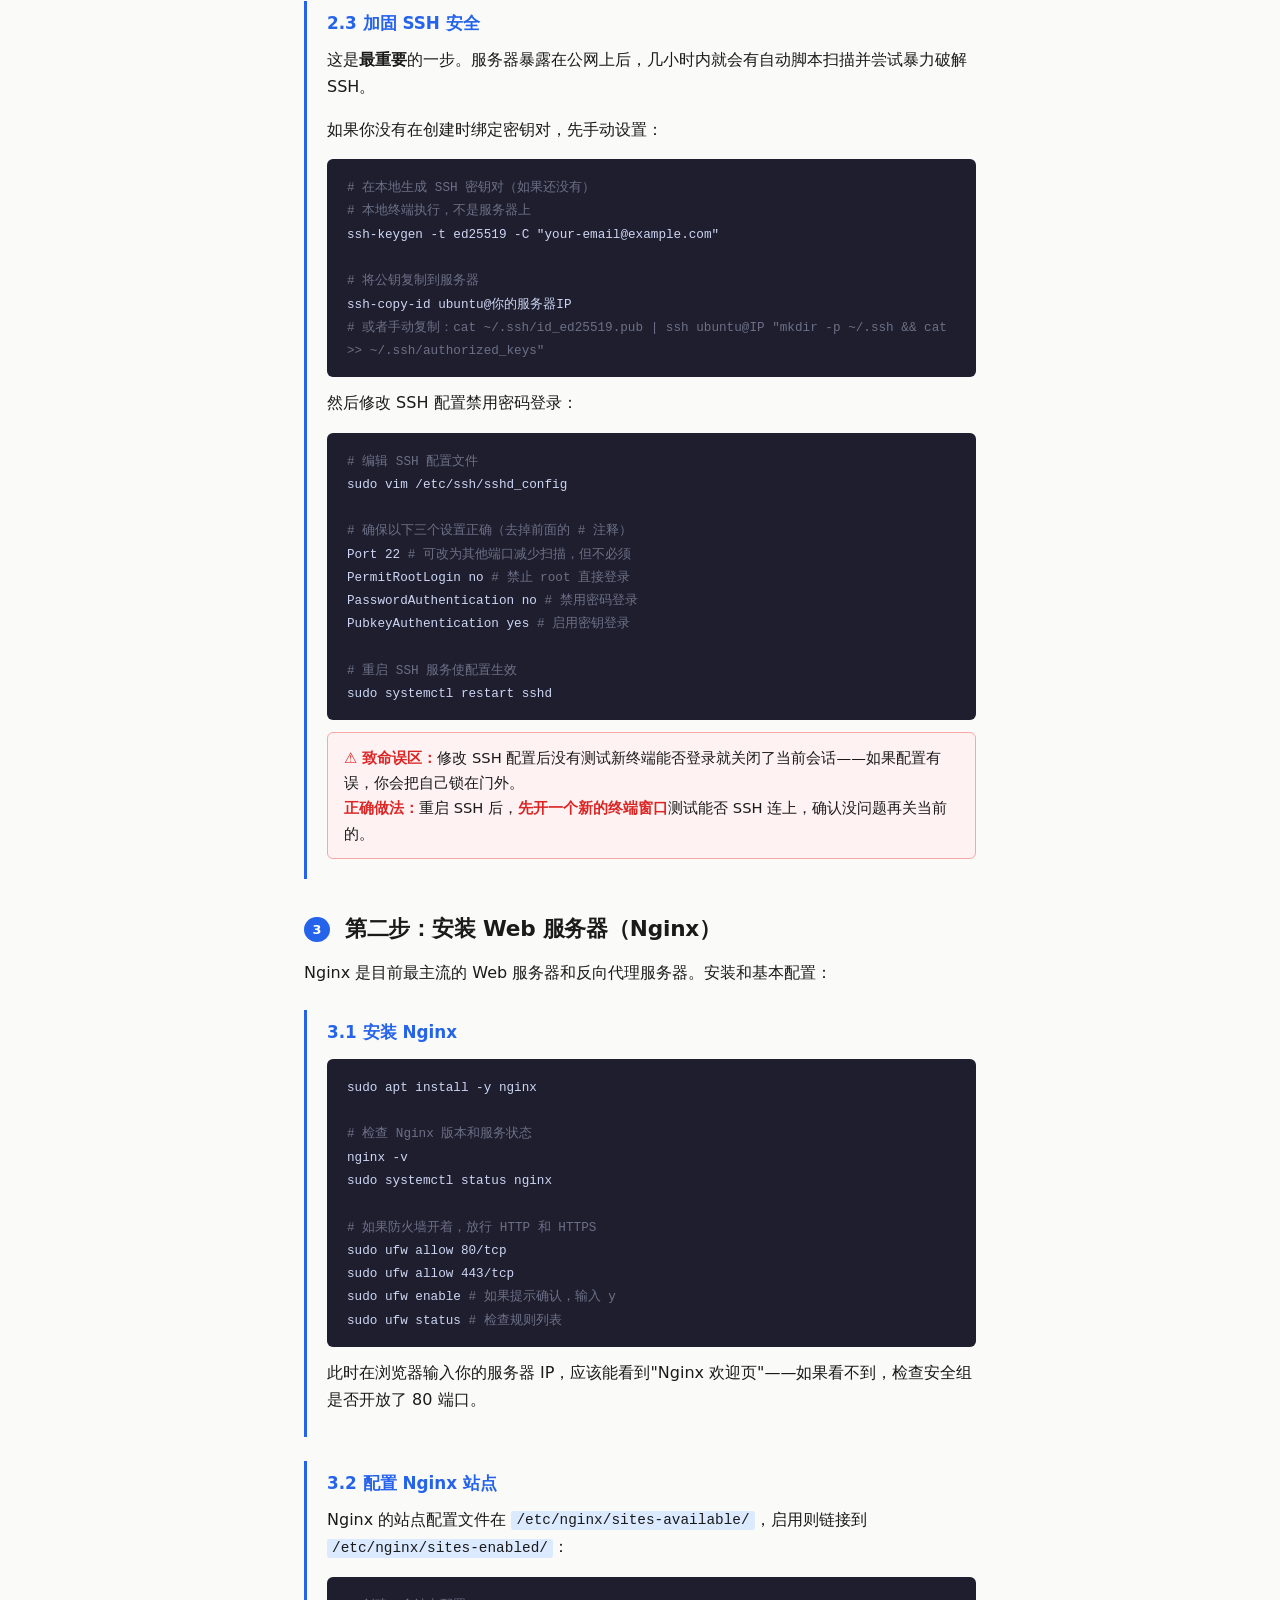
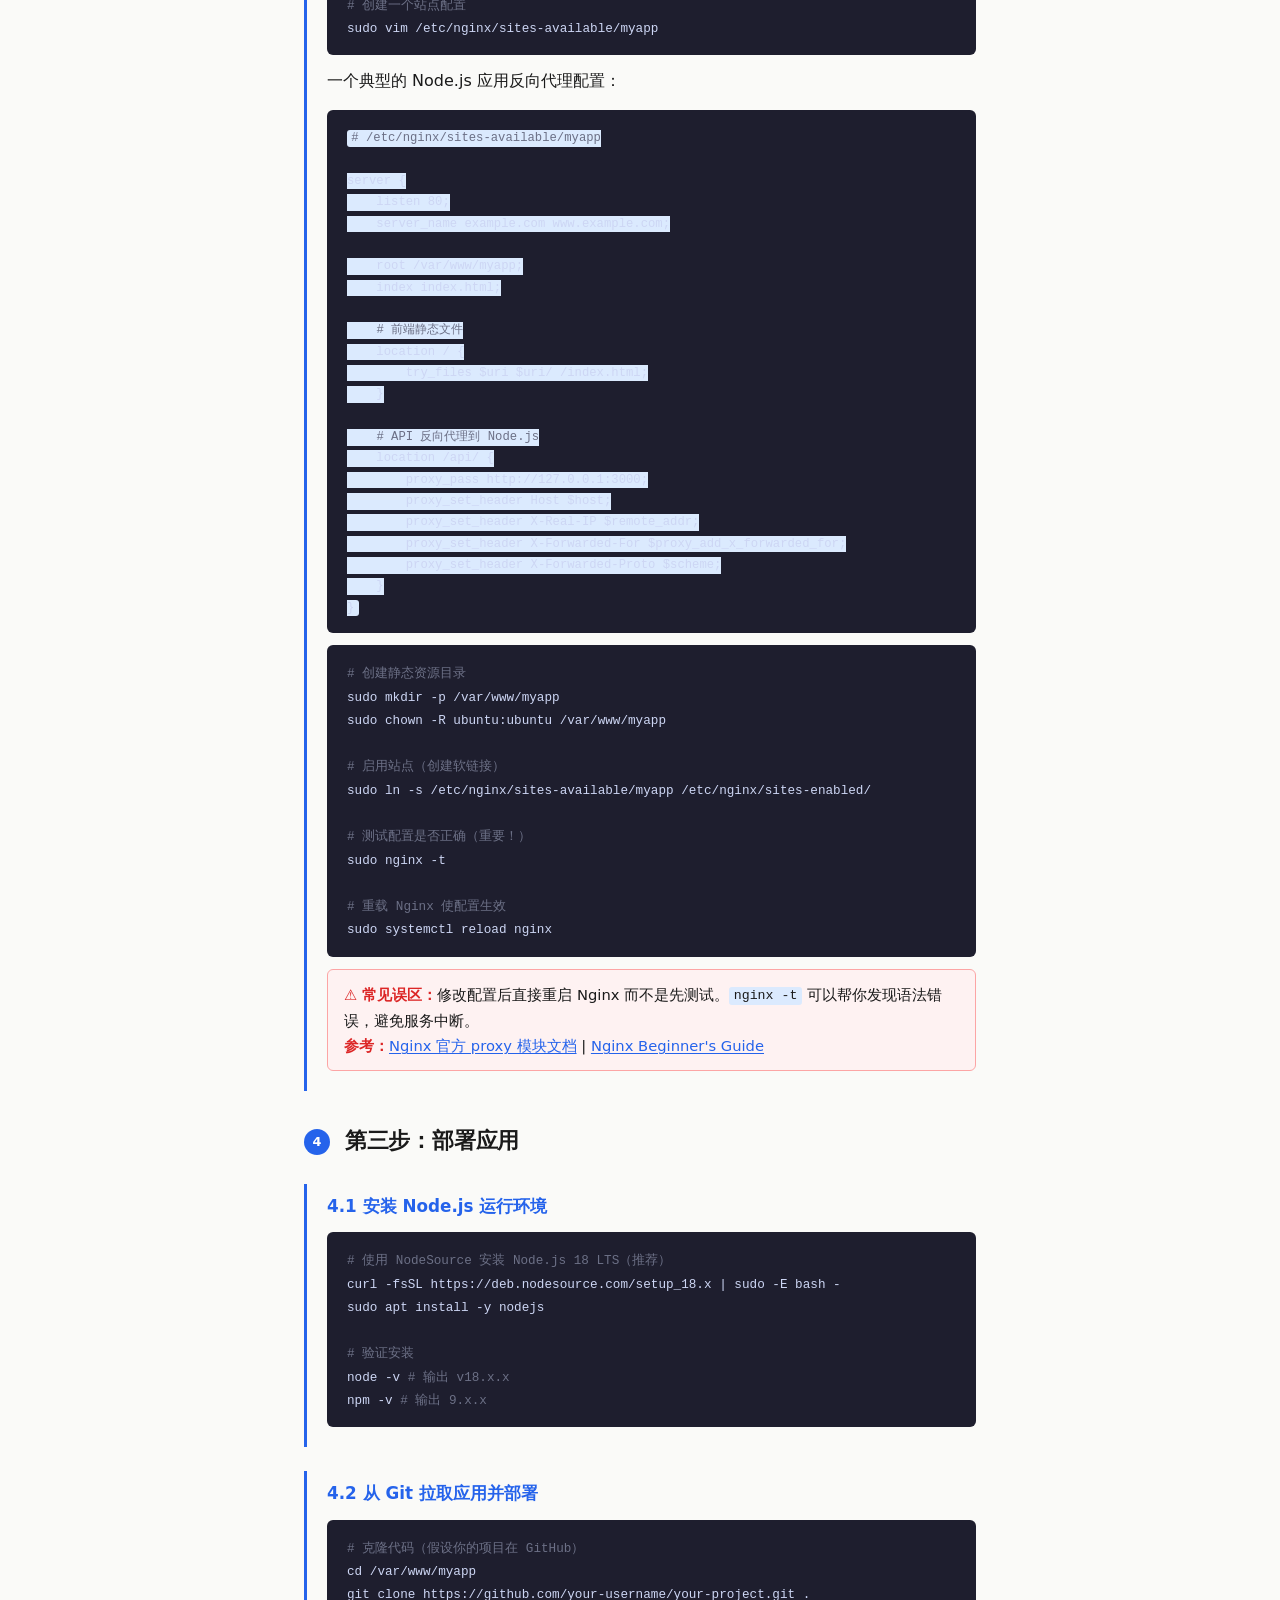
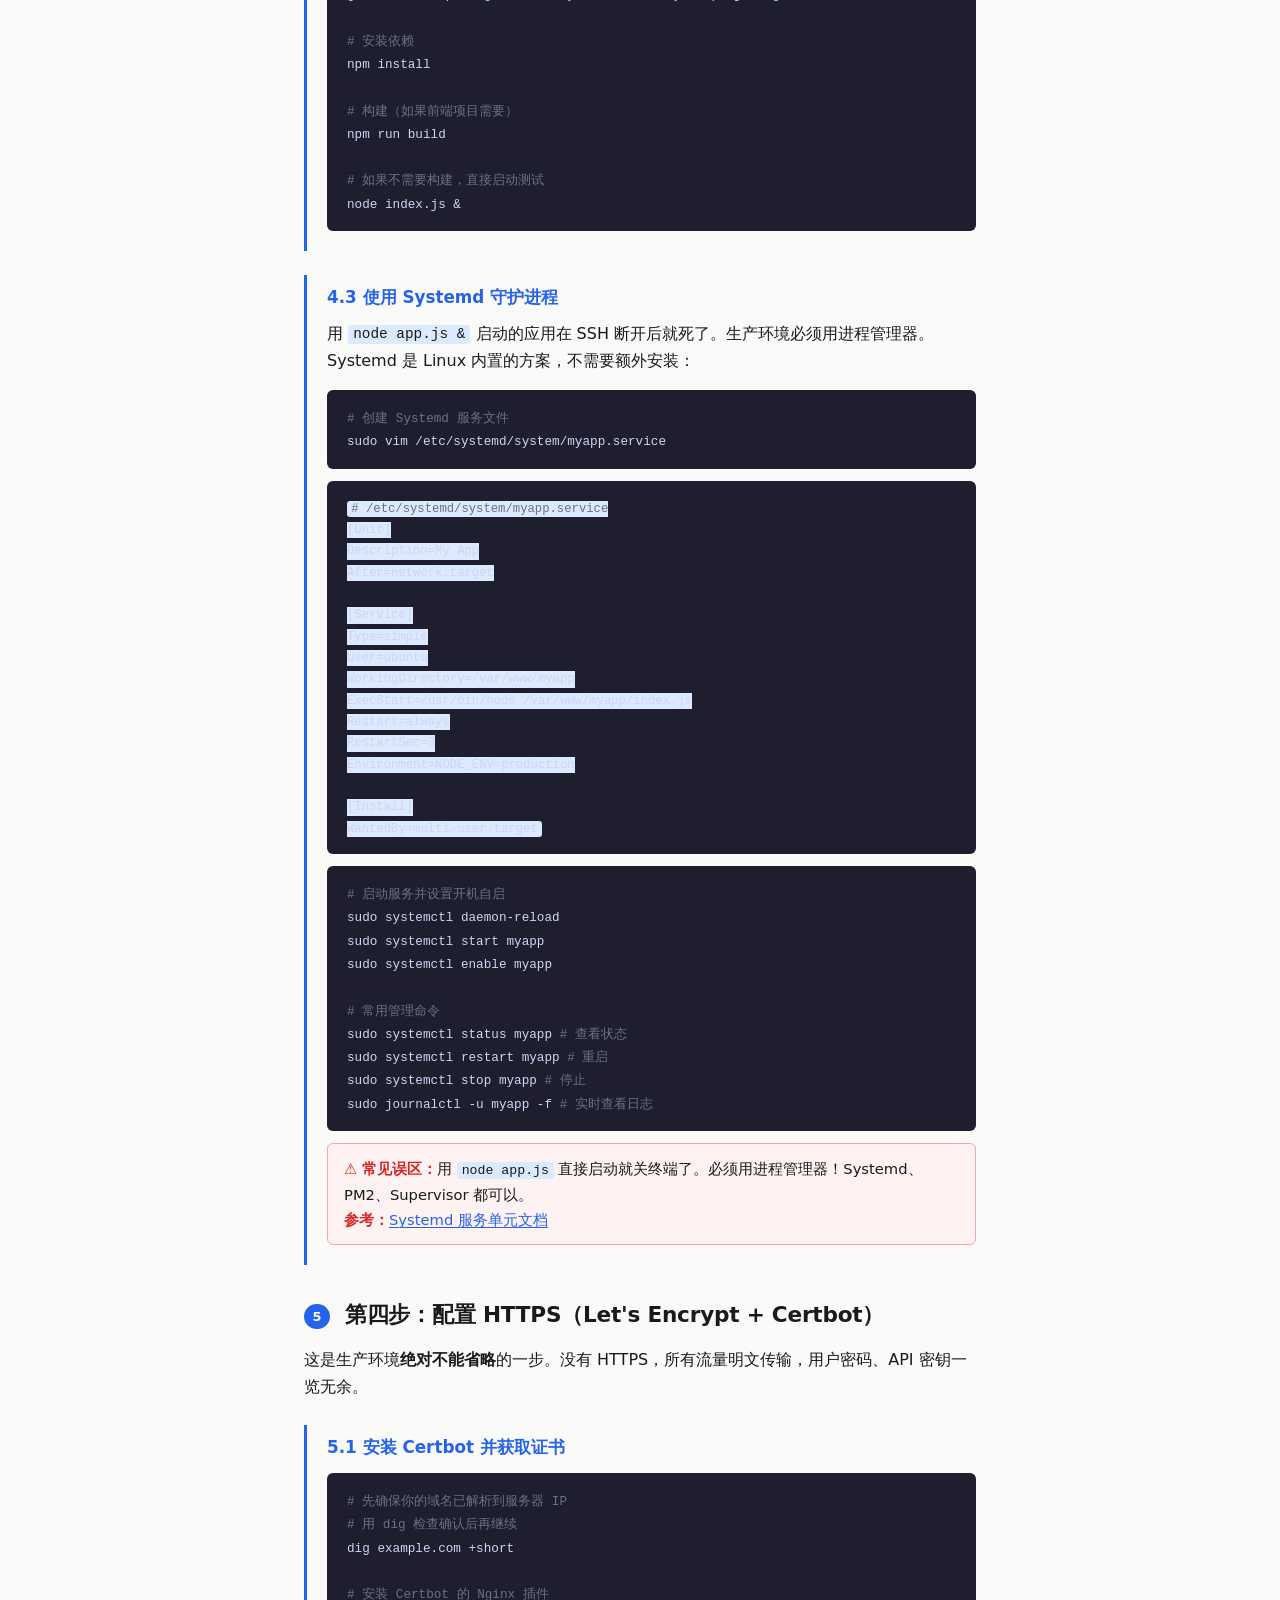
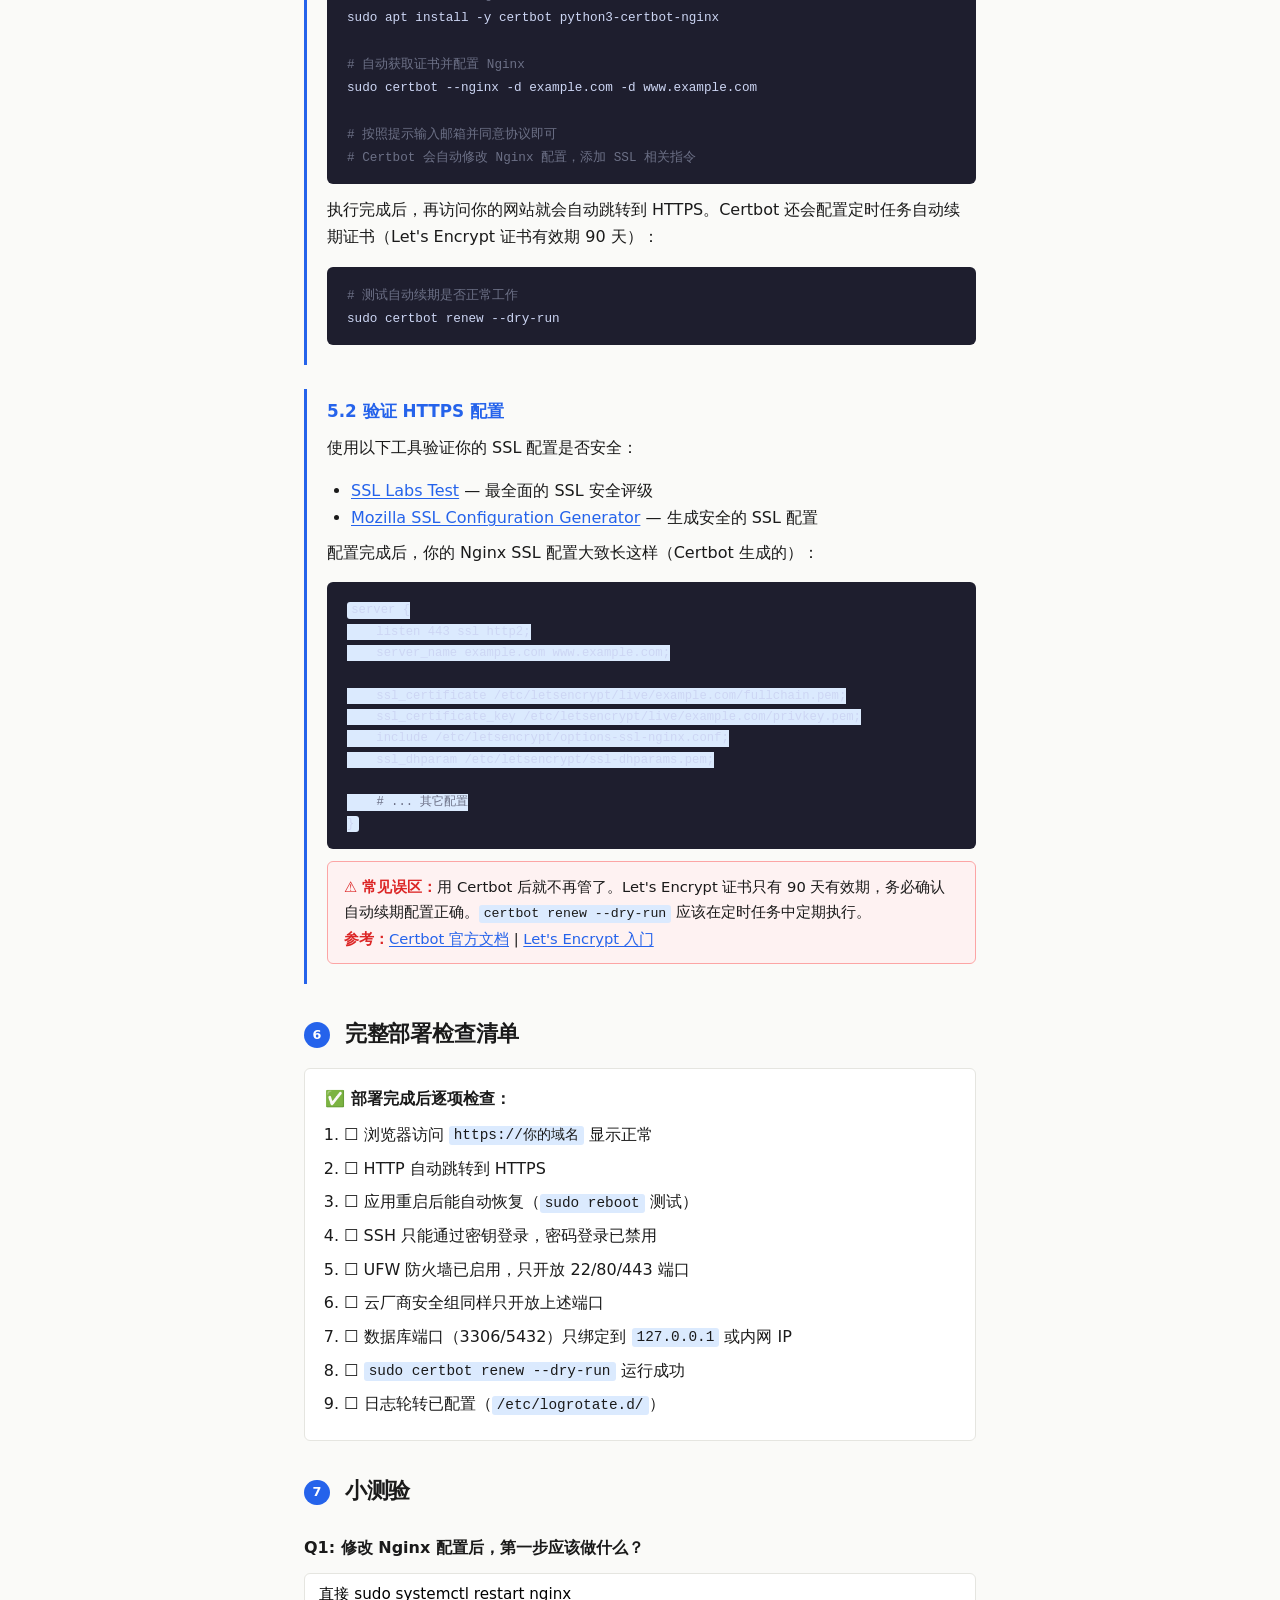
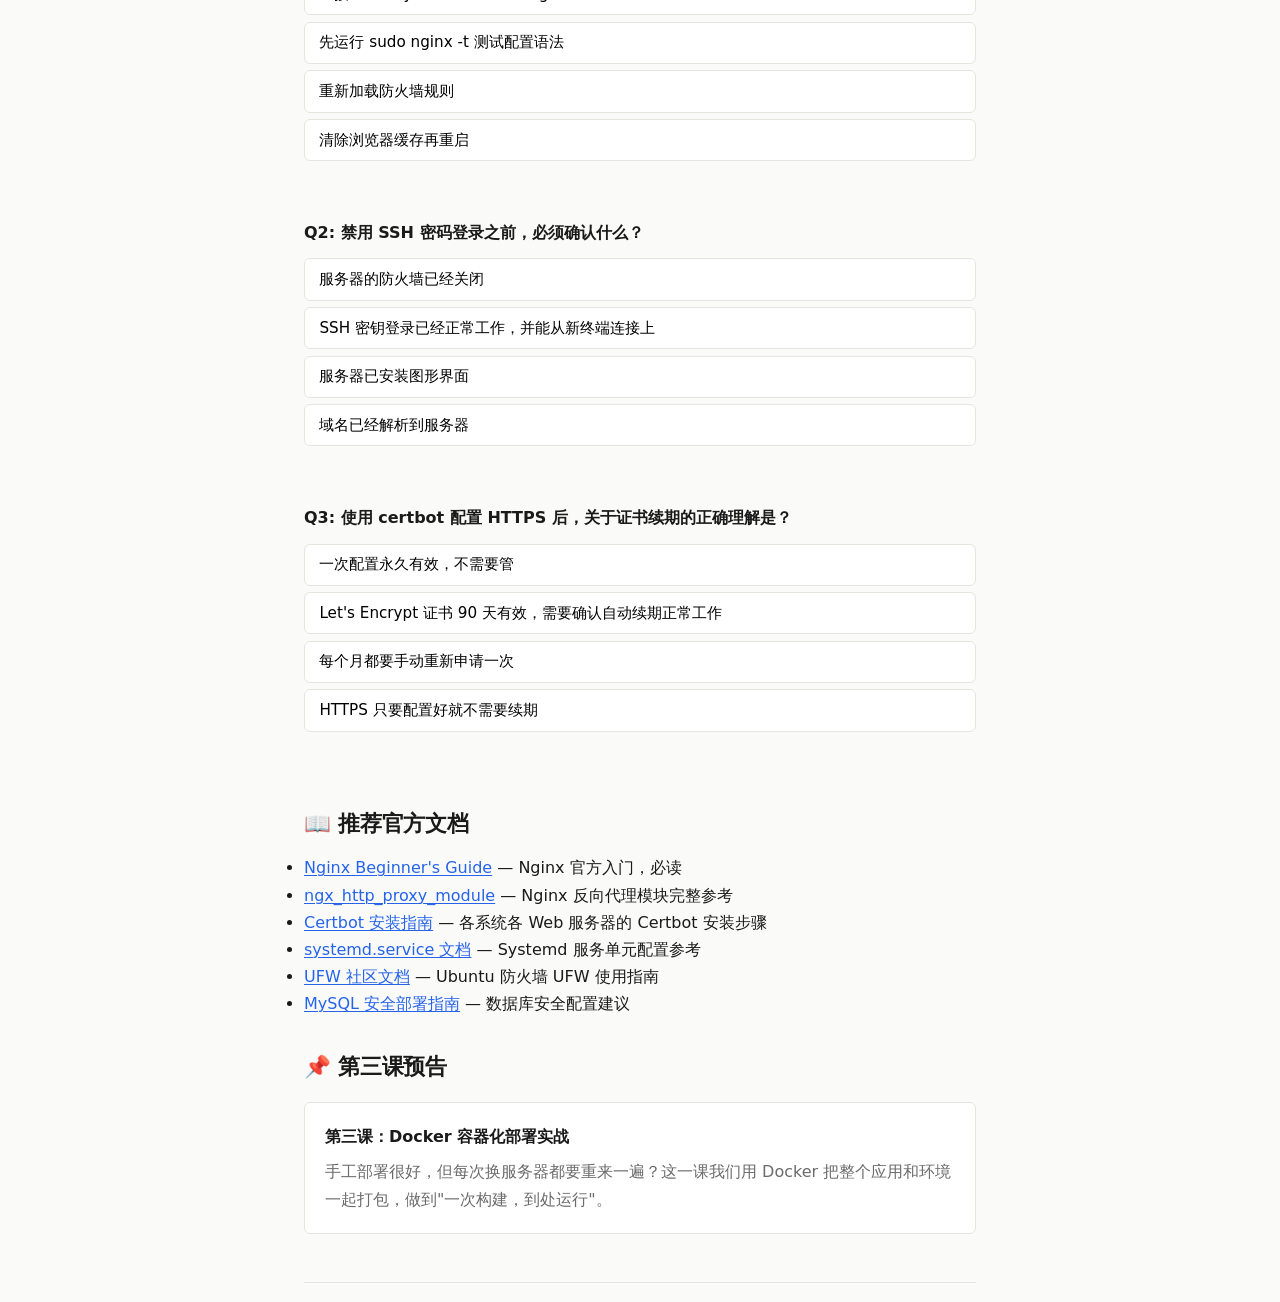
<file: lessons/0003-traditional-deployment.html>
<!DOCTYPE html>
<html lang="zh-CN">
<head>
<meta charset="UTF-8">
<meta name="viewport" content="width=device-width, initial-scale=1.0">
<title>第二课：传统云服务器手工部署</title>
<link rel="stylesheet" href="../assets/base.css">
<style>
  .step-box { border-left: 3px solid var(--accent); padding: 0.5rem 0 0.5rem 1.25rem; margin: 1.5rem 0; }
  .step-box h3 { margin: 0 0 0.5rem; color: var(--accent); }
  .cmd-block { background: #1e1e2e; color: #cdd6f4; padding: 1rem 1.25rem; border-radius: var(--radius); overflow-x: auto; margin: 0.75rem 0; font-size: 0.88rem; line-height: 1.6; }
  .cmd-block code { background: none; padding: 0; color: inherit; }
  .cmd-comment { color: #6c7086; }
  .pitfall { background: #fef2f2; border: 1px solid #fca5a5; border-radius: var(--radius); padding: 0.75rem 1rem; margin: 0.75rem 0; font-size: 0.92rem; }
  .pitfall strong { color: var(--danger); }
  .checklist { background: var(--card-bg); border: 1px solid var(--border); border-radius: var(--radius); padding: 1rem 1.25rem; margin: 1rem 0; }
  .checklist li { margin-bottom: 0.4rem; }
  .config-sample { background: #1e1e2e; color: #cdd6f4; padding: 1rem 1.25rem; border-radius: var(--radius); overflow-x: auto; margin: 0.75rem 0; font-size: 0.85rem; line-height: 1.5; }
  .config-sample .comment { color: #6c7086; }
  .config-sample .key { color: #89b4fa; }
  .config-sample .val { color: #a6e3a1; }
</style>
</head>
<body>

<nav class="sidebar">
  <div class="sidebar-header"><a href="../reference/deployment-glossary.html">📖 课程导航</a></div>

  <div class="sidebar-section">
    <div class="sidebar-section-title">网站部署</div>
    <ul class="sidebar-links">
      <li><a href="0002-deployment-overview.html">🌐 第1课 部署全景</a></li>
      <li><a href="0007-local-vm.html">🖥️ 第2课 本地虚拟机</a></li>
      <li><a href="0003-traditional-deployment.html" class="active">🖥️ 第3课 手工部署</a></li>
      <li><a href="0004-docker-deployment.html">🐳 第4课 Docker</a></li>
      <li><a href="0005-cicd-automation.html">⚙️ 第5课 CI/CD</a></li>
      <li><a href="0006-production-security.html">🔒 第6课 安全运维</a></li>
    </ul>
  </div>

  <div class="sidebar-section">
    <div class="sidebar-section-title">参考 &amp; 旧课</div>
    <ul class="sidebar-links">
      <li><a href="../reference/deployment-glossary.html">📝 部署术语表</a></li>
      <li><a href="0001-what-is-sdk.html">📦 SDK 入门</a></li>
      <li><a href="../reference/sdk-glossary.html">📝 SDK 术语表</a></li>
    </ul>
  </div>
</nav>

<h1>🖥️ 第二课：传统云服务器手工部署</h1>
<p style="color: var(--text-muted); font-size: 0.95rem;">预计阅读时间：15 分钟 &nbsp;|&nbsp; 难度：入门 ⭐⭐</p>

<div class="card" style="background: #fefce8; border-color: #facc15;">
  <strong>📋 本课目标：</strong>亲手走完一套完整的手工部署流程——从一台"光杆"云服务器，到跑着 HTTPS 的线上 Web 应用。这堂课是部署入门的"核心肌肉训练"，理解它能帮你更好地理解后面容器化和 CI/CD 的意义。
</div>

<h2><span class="section-num">1</span> 准备工作</h2>

<p>你需要以下材料：</p>
<ul style="margin-left:1.5rem;margin-bottom:1rem;">
  <li>一台云服务器（推荐 1核2G，Ubuntu 22.04 LTS）—— 阿里云/腾讯云/AWS/华为云</li>
  <li>一个域名（可选但强烈推荐，没域名也能用 IP 练习到 Nginx 那一步）</li>
  <li>一个本地 SSH 客户端（Windows 用 Terminal / PowerShell，macOS/Linux 直接终端）</li>
  <li>一个待部署的应用（我们用一个简单的 Node.js 或静态页面做示例）</li>
</ul>

<div class="highlight-box">
  <strong>💡</strong> 没有云服务器？可以用 <a href="https://www.virtualbox.org/" target="_blank">VirtualBox</a> 安装 Ubuntu Server 虚拟机代替。流程一模一样。
</div>

<h2><span class="section-num">2</span> 第一步：服务器初始化</h2>

<div class="step-box">
<h3>2.1 创建云服务器并 SSH 登录</h3>
<p>在云厂商控制台创建实例时注意这几点：</p>
<ul style="margin-left:1.5rem;margin-bottom:0.75rem;">
  <li><strong>镜像</strong>：Ubuntu 22.04 LTS（稳定性好、社区支持强）</li>
  <li><strong>安全组</strong>：创建时先放行 22（SSH）、80（HTTP）、443（HTTPS）端口</li>
  <li><strong>登录方式</strong>：选择<strong>密钥对</strong>而不是密码（稍后会讲为什么）</li>
</ul>

<p>拿到服务器公网 IP 后，在本地终端连接：</p>
<div class="cmd-block">
<code><span class="cmd-comment"># 方法一：如果你在创建时绑定了密钥对</span><br>
ssh -i ~/.ssh/my-key.pem ubuntu@你的服务器IP<br><br>
<span class="cmd-comment"># 方法二：默认的密钥路径（云厂商通常自动注入）</span><br>
ssh ubuntu@你的服务器IP<br><br>
<span class="cmd-comment"># 首次登录成功后会看到类似这样的提示</span><br>
Welcome to Ubuntu 22.04.3 LTS (GNU/Linux 5.15.0-xx-generic x86_64)<br>
</code>
</div>

<div class="pitfall">
  <strong>⚠️ 常见误区：</strong>忘记配置安全组就创建实例。创建后可以在控制台补配，但建议创建时一次性配好。<br>
  <strong>安全组参考：</strong><a href="https://help.aliyun.com/document_detail/25471.html" target="_blank">阿里云安全组文档</a> | <a href="https://cloud.tencent.com/document/product/215/20089" target="_blank">腾讯云安全组文档</a>
</div>
</div>

<div class="step-box">
<h3>2.2 系统更新与基础组件</h3>
<p>SSH 连上后，第一件事是更新系统包并安装基础工具：</p>
<div class="cmd-block">
<code><span class="cmd-comment"># 更新包索引和已安装的包</span><br>
sudo apt update && sudo apt upgrade -y<br><br>
<span class="cmd-comment"># 安装常用工具</span><br>
sudo apt install -y curl wget git vim ufw<br><br>
<span class="cmd-comment"># 检查时间是否同步（时区设为 Asia/Shanghai）</span><br>
sudo timedatectl set-timezone Asia/Shanghai<br>
timedatectl status<br>
</code>
</div>
</div>

<div class="step-box">
<h3>2.3 加固 SSH 安全</h3>
<p>这是<strong>最重要</strong>的一步。服务器暴露在公网上后，几小时内就会有自动脚本扫描并尝试暴力破解 SSH。</p>

<p>如果你没有在创建时绑定密钥对，先手动设置：</p>
<div class="cmd-block">
<code><span class="cmd-comment"># 在本地生成 SSH 密钥对（如果还没有）</span><br>
<span class="cmd-comment"># 本地终端执行，不是服务器上</span><br>
ssh-keygen -t ed25519 -C "your-email@example.com"<br><br>
<span class="cmd-comment"># 将公钥复制到服务器</span><br>
ssh-copy-id ubuntu@你的服务器IP<br>
<span class="cmd-comment"># 或者手动复制：cat ~/.ssh/id_ed25519.pub | ssh ubuntu@IP "mkdir -p ~/.ssh && cat >> ~/.ssh/authorized_keys"</span><br>
</code>
</div>

<p>然后修改 SSH 配置禁用密码登录：</p>
<div class="cmd-block">
<code><span class="cmd-comment"># 编辑 SSH 配置文件</span><br>
sudo vim /etc/ssh/sshd_config<br><br>
<span class="cmd-comment"># 确保以下三个设置正确（去掉前面的 # 注释）</span><br>
Port 22<span class="cmd-comment">              # 可改为其他端口减少扫描，但不必须</span><br>
PermitRootLogin no<span class="cmd-comment">       # 禁止 root 直接登录</span><br>
PasswordAuthentication no<span class="cmd-comment">   # 禁用密码登录</span><br>
PubkeyAuthentication yes<span class="cmd-comment">    # 启用密钥登录</span><br><br>
<span class="cmd-comment"># 重启 SSH 服务使配置生效</span><br>
sudo systemctl restart sshd<br>
</code>
</div>

<div class="pitfall">
  <strong>⚠️ 致命误区：</strong>修改 SSH 配置后没有测试新终端能否登录就关闭了当前会话——如果配置有误，你会把自己锁在门外。<br>
  <strong>正确做法：</strong>重启 SSH 后，<strong>先开一个新的终端窗口</strong>测试能否 SSH 连上，确认没问题再关当前的。
</div>
</div>

<h2><span class="section-num">3</span> 第二步：安装 Web 服务器（Nginx）</h2>

<p>Nginx 是目前最主流的 Web 服务器和反向代理服务器。安装和基本配置：</p>

<div class="step-box">
<h3>3.1 安装 Nginx</h3>
<div class="cmd-block">
<code>sudo apt install -y nginx<br><br>
<span class="cmd-comment"># 检查 Nginx 版本和服务状态</span><br>
nginx -v<br>
sudo systemctl status nginx<br><br>
<span class="cmd-comment"># 如果防火墙开着，放行 HTTP 和 HTTPS</span><br>
sudo ufw allow 80/tcp<br>
sudo ufw allow 443/tcp<br>
sudo ufw enable<span class="cmd-comment">  # 如果提示确认，输入 y</span><br>
sudo ufw status<span class="cmd-comment">    # 检查规则列表</span><br>
</code>
</div>
<p>此时在浏览器输入你的服务器 IP，应该能看到"Nginx 欢迎页"——如果看不到，检查安全组是否开放了 80 端口。</p>
</div>

<div class="step-box">
<h3>3.2 配置 Nginx 站点</h3>
<p>Nginx 的站点配置文件在 <code>/etc/nginx/sites-available/</code>，启用则链接到 <code>/etc/nginx/sites-enabled/</code>：</p>

<div class="cmd-block">
<code><span class="cmd-comment"># 创建一个站点配置</span><br>
sudo vim /etc/nginx/sites-available/myapp<br>
</code>
</div>

<p>一个典型的 Node.js 应用反向代理配置：</p>
<div class="config-sample">
<code><span class="comment"># /etc/nginx/sites-available/myapp</span><br><br>
server {<br>
&nbsp;&nbsp;&nbsp;&nbsp;listen 80;<br>
&nbsp;&nbsp;&nbsp;&nbsp;server_name example.com www.example.com;<br><br>
&nbsp;&nbsp;&nbsp;&nbsp;root /var/www/myapp;<br>
&nbsp;&nbsp;&nbsp;&nbsp;index index.html;<br><br>
&nbsp;&nbsp;&nbsp;&nbsp;<span class="comment"># 前端静态文件</span><br>
&nbsp;&nbsp;&nbsp;&nbsp;location / {<br>
&nbsp;&nbsp;&nbsp;&nbsp;&nbsp;&nbsp;&nbsp;&nbsp;try_files $uri $uri/ /index.html;<br>
&nbsp;&nbsp;&nbsp;&nbsp;}<br><br>
&nbsp;&nbsp;&nbsp;&nbsp;<span class="comment"># API 反向代理到 Node.js</span><br>
&nbsp;&nbsp;&nbsp;&nbsp;location /api/ {<br>
&nbsp;&nbsp;&nbsp;&nbsp;&nbsp;&nbsp;&nbsp;&nbsp;proxy_pass http://127.0.0.1:3000;<br>
&nbsp;&nbsp;&nbsp;&nbsp;&nbsp;&nbsp;&nbsp;&nbsp;proxy_set_header Host $host;<br>
&nbsp;&nbsp;&nbsp;&nbsp;&nbsp;&nbsp;&nbsp;&nbsp;proxy_set_header X-Real-IP $remote_addr;<br>
&nbsp;&nbsp;&nbsp;&nbsp;&nbsp;&nbsp;&nbsp;&nbsp;proxy_set_header X-Forwarded-For $proxy_add_x_forwarded_for;<br>
&nbsp;&nbsp;&nbsp;&nbsp;&nbsp;&nbsp;&nbsp;&nbsp;proxy_set_header X-Forwarded-Proto $scheme;<br>
&nbsp;&nbsp;&nbsp;&nbsp;}<br>
}</code>
</div>

<div class="cmd-block">
<code><span class="cmd-comment"># 创建静态资源目录</span><br>
sudo mkdir -p /var/www/myapp<br>
sudo chown -R ubuntu:ubuntu /var/www/myapp<br><br>
<span class="cmd-comment"># 启用站点（创建软链接）</span><br>
sudo ln -s /etc/nginx/sites-available/myapp /etc/nginx/sites-enabled/<br><br>
<span class="cmd-comment"># 测试配置是否正确（重要！）</span><br>
sudo nginx -t<br><br>
<span class="cmd-comment"># 重载 Nginx 使配置生效</span><br>
sudo systemctl reload nginx<br>
</code>
</div>

<div class="pitfall">
  <strong>⚠️ 常见误区：</strong>修改配置后直接重启 Nginx 而不是先测试。<code>nginx -t</code> 可以帮你发现语法错误，避免服务中断。<br>
  <strong>参考：</strong><a href="https://nginx.org/en/docs/http/ngx_http_proxy_module.html" target="_blank">Nginx 官方 proxy 模块文档</a> | <a href="https://nginx.org/en/docs/beginners_guide.html" target="_blank">Nginx Beginner's Guide</a>
</div>
</div>

<h2><span class="section-num">4</span> 第三步：部署应用</h2>

<div class="step-box">
<h3>4.1 安装 Node.js 运行环境</h3>
<div class="cmd-block">
<code><span class="cmd-comment"># 使用 NodeSource 安装 Node.js 18 LTS（推荐）</span><br>
curl -fsSL https://deb.nodesource.com/setup_18.x | sudo -E bash -<br>
sudo apt install -y nodejs<br><br>
<span class="cmd-comment"># 验证安装</span><br>
node -v   <span class="cmd-comment"># 输出 v18.x.x</span><br>
npm -v    <span class="cmd-comment"># 输出 9.x.x</span><br>
</code>
</div>
</div>

<div class="step-box">
<h3>4.2 从 Git 拉取应用并部署</h3>
<div class="cmd-block">
<code><span class="cmd-comment"># 克隆代码（假设你的项目在 GitHub）</span><br>
cd /var/www/myapp<br>
git clone https://github.com/your-username/your-project.git .<br><br>
<span class="cmd-comment"># 安装依赖</span><br>
npm install<br><br>
<span class="cmd-comment"># 构建（如果前端项目需要）</span><br>
npm run build<br><br>
<span class="cmd-comment"># 如果不需要构建，直接启动测试</span><br>
node index.js &amp;<br>
</code>
</div>
</div>

<div class="step-box">
<h3>4.3 使用 Systemd 守护进程</h3>
<p>用 <code>node app.js &</code> 启动的应用在 SSH 断开后就死了。生产环境必须用进程管理器。Systemd 是 Linux 内置的方案，不需要额外安装：</p>

<div class="cmd-block">
<code><span class="cmd-comment"># 创建 Systemd 服务文件</span><br>
sudo vim /etc/systemd/system/myapp.service<br>
</code>
</div>

<div class="config-sample">
<code><span class="comment"># /etc/systemd/system/myapp.service</span><br>
[Unit]<br>
Description=My App<br>
After=network.target<br><br>
[Service]<br>
Type=simple<br>
User=ubuntu<br>
WorkingDirectory=/var/www/myapp<br>
ExecStart=/usr/bin/node /var/www/myapp/index.js<br>
Restart=always<br>
RestartSec=3<br>
Environment=NODE_ENV=production<br><br>
[Install]<br>
WantedBy=multi-user.target</code>
</div>

<div class="cmd-block">
<code><span class="cmd-comment"># 启动服务并设置开机自启</span><br>
sudo systemctl daemon-reload<br>
sudo systemctl start myapp<br>
sudo systemctl enable myapp<br><br>
<span class="cmd-comment"># 常用管理命令</span><br>
sudo systemctl status myapp     <span class="cmd-comment"># 查看状态</span><br>
sudo systemctl restart myapp    <span class="cmd-comment"># 重启</span><br>
sudo systemctl stop myapp       <span class="cmd-comment"># 停止</span><br>
sudo journalctl -u myapp -f     <span class="cmd-comment"># 实时查看日志</span><br>
</code>
</div>

<div class="pitfall">
  <strong>⚠️ 常见误区：</strong>用 <code>node app.js</code> 直接启动就关终端了。必须用进程管理器！Systemd、PM2、Supervisor 都可以。<br>
  <strong>参考：</strong><a href="https://www.freedesktop.org/software/systemd/man/systemd.service.html" target="_blank">Systemd 服务单元文档</a>
</div>
</div>

<h2><span class="section-num">5</span> 第四步：配置 HTTPS（Let's Encrypt + Certbot）</h2>

<p>这是生产环境<strong>绝对不能省略</strong>的一步。没有 HTTPS，所有流量明文传输，用户密码、API 密钥一览无余。</p>

<div class="step-box">
<h3>5.1 安装 Certbot 并获取证书</h3>
<div class="cmd-block">
<code><span class="cmd-comment"># 先确保你的域名已解析到服务器 IP</span><br>
<span class="cmd-comment"># 用 dig 检查确认后再继续</span><br>
dig example.com +short<br><br>
<span class="cmd-comment"># 安装 Certbot 的 Nginx 插件</span><br>
sudo apt install -y certbot python3-certbot-nginx<br><br>
<span class="cmd-comment"># 自动获取证书并配置 Nginx</span><br>
sudo certbot --nginx -d example.com -d www.example.com<br><br>
<span class="cmd-comment"># 按照提示输入邮箱并同意协议即可</span><br>
<span class="cmd-comment"># Certbot 会自动修改 Nginx 配置，添加 SSL 相关指令</span><br>
</code>
</div>

<p>执行完成后，再访问你的网站就会自动跳转到 HTTPS。Certbot 还会配置定时任务自动续期证书（Let's Encrypt 证书有效期 90 天）：</p>
<div class="cmd-block">
<code><span class="cmd-comment"># 测试自动续期是否正常工作</span><br>
sudo certbot renew --dry-run<br>
</code>
</div>
</div>

<div class="step-box">
<h3>5.2 验证 HTTPS 配置</h3>
<p>使用以下工具验证你的 SSL 配置是否安全：</p>
<ul style="margin-left:1.5rem;margin-bottom:0.5rem;">
  <li><a href="https://www.ssllabs.com/ssltest/" target="_blank">SSL Labs Test</a> — 最全面的 SSL 安全评级</li>
  <li><a href="https://ssl-config.mozilla.org/" target="_blank">Mozilla SSL Configuration Generator</a> — 生成安全的 SSL 配置</li>
</ul>
<p>配置完成后，你的 Nginx SSL 配置大致长这样（Certbot 生成的）：</p>
<div class="config-sample">
<code>server {<br>
&nbsp;&nbsp;&nbsp;&nbsp;listen 443 ssl http2;<br>
&nbsp;&nbsp;&nbsp;&nbsp;server_name example.com www.example.com;<br><br>
&nbsp;&nbsp;&nbsp;&nbsp;ssl_certificate /etc/letsencrypt/live/example.com/fullchain.pem;<br>
&nbsp;&nbsp;&nbsp;&nbsp;ssl_certificate_key /etc/letsencrypt/live/example.com/privkey.pem;<br>
&nbsp;&nbsp;&nbsp;&nbsp;include /etc/letsencrypt/options-ssl-nginx.conf;<br>
&nbsp;&nbsp;&nbsp;&nbsp;ssl_dhparam /etc/letsencrypt/ssl-dhparams.pem;<br><br>
&nbsp;&nbsp;&nbsp;&nbsp;<span class="comment"># ... 其它配置</span><br>
}</code>
</div>

<div class="pitfall">
  <strong>⚠️ 常见误区：</strong>用 Certbot 后就不再管了。Let's Encrypt 证书只有 90 天有效期，务必确认自动续期配置正确。<code>certbot renew --dry-run</code> 应该在定时任务中定期执行。<br>
  <strong>参考：</strong><a href="https://certbot.eff.org/docs/" target="_blank">Certbot 官方文档</a> | <a href="https://letsencrypt.org/zh-cn/getting-started/" target="_blank">Let's Encrypt 入门</a>
</div>
</div>

<h2><span class="section-num">6</span> 完整部署检查清单</h2>

<div class="checklist">
  <p style="font-weight:600;margin-bottom:0.5rem;">✅ 部署完成后逐项检查：</p>
  <ol style="margin-left:1.2rem;">
    <li>☐ 浏览器访问 <code>https://你的域名</code> 显示正常</li>
    <li>☐ HTTP 自动跳转到 HTTPS</li>
    <li>☐ 应用重启后能自动恢复（<code>sudo reboot</code> 测试）</li>
    <li>☐ SSH 只能通过密钥登录，密码登录已禁用</li>
    <li>☐ UFW 防火墙已启用，只开放 22/80/443 端口</li>
    <li>☐ 云厂商安全组同样只开放上述端口</li>
    <li>☐ 数据库端口（3306/5432）只绑定到 <code>127.0.0.1</code> 或内网 IP</li>
    <li>☐ <code>sudo certbot renew --dry-run</code> 运行成功</li>
    <li>☐ 日志轮转已配置（<code>/etc/logrotate.d/</code>）</li>
  </ol>
</div>

<h2><span class="section-num">7</span> 小测验</h2>

<div class="quiz" id="q1">
  <p class="quiz-question">Q1: 修改 Nginx 配置后，第一步应该做什么？</p>
  <ul class="quiz-options">
    <li><button onclick="check('q1',this,'wrong')">直接 sudo systemctl restart nginx</button></li>
    <li><button onclick="check('q1',this,'correct')">先运行 sudo nginx -t 测试配置语法</button></li>
    <li><button onclick="check('q1',this,'wrong')">重新加载防火墙规则</button></li>
    <li><button onclick="check('q1',this,'wrong')">清除浏览器缓存再重启</button></li>
  </ul>
  <div id="q1-fb" class="quiz-feedback"></div>
</div>

<div class="quiz" id="q2">
  <p class="quiz-question">Q2: 禁用 SSH 密码登录之前，必须确认什么？</p>
  <ul class="quiz-options">
    <li><button onclick="check('q2',this,'wrong')">服务器的防火墙已经关闭</button></li>
    <li><button onclick="check('q2',this,'correct')">SSH 密钥登录已经正常工作，并能从新终端连接上</button></li>
    <li><button onclick="check('q2',this,'wrong')">服务器已安装图形界面</button></li>
    <li><button onclick="check('q2',this,'wrong')">域名已经解析到服务器</button></li>
  </ul>
  <div id="q2-fb" class="quiz-feedback"></div>
</div>

<div class="quiz" id="q3">
  <p class="quiz-question">Q3: 使用 certbot 配置 HTTPS 后，关于证书续期的正确理解是？</p>
  <ul class="quiz-options">
    <li><button onclick="check('q3',this,'wrong')">一次配置永久有效，不需要管</button></li>
    <li><button onclick="check('q3',this,'correct')">Let's Encrypt 证书 90 天有效，需要确认自动续期正常工作</button></li>
    <li><button onclick="check('q3',this,'wrong')">每个月都要手动重新申请一次</button></li>
    <li><button onclick="check('q3',this,'wrong')">HTTPS 只要配置好就不需要续期</button></li>
  </ul>
  <div id="q3-fb" class="quiz-feedback"></div>
</div>

<script>
function check(quizId, btn, result) {
  const quiz = document.getElementById(quizId);
  const buttons = quiz.querySelectorAll('button');
  buttons.forEach(b => { b.classList.add(b === btn ? result : ''); b.disabled = true; });
  const fb = document.getElementById(quizId + '-fb');
  const explanations = {
    'q1': '每次修改 Nginx 配置后，必须先运行 <code>nginx -t</code> 测试语法。如果有错误，重启会让整个 Nginx 挂掉，导致所有站点不可用。',
    'q2': '禁用密码登录前，必须确保密钥登录已经正常工作。最安全的做法是开一个新终端测试 SSH 能连上，再禁用密码登录，防止把自己锁在门外。',
    'q3': 'Let\'s Encrypt 证书有效期为 90 天。Certbot 会安装 systemd 定时任务自动续期，但你应该定期运行 <code>certbot renew --dry-run</code> 确认自动续期正常工作。'
  };
  if (result === 'correct') {
    fb.innerHTML = '✅ 正确！ ' + explanations[quizId];
    fb.className = 'quiz-feedback correct-fb';
  } else {
    fb.innerHTML = '❌ ' + explanations[quizId];
    fb.className = 'quiz-feedback wrong-fb';
  }
}
</script>

<h2 style="margin-top:2.5rem;">📖 推荐官方文档</h2>
<ul>
  <li><a href="https://nginx.org/en/docs/beginners_guide.html" target="_blank">Nginx Beginner's Guide</a> — Nginx 官方入门，必读</li>
  <li><a href="https://nginx.org/en/docs/http/ngx_http_proxy_module.html" target="_blank">ngx_http_proxy_module</a> — Nginx 反向代理模块完整参考</li>
  <li><a href="https://certbot.eff.org/instructions" target="_blank">Certbot 安装指南</a> — 各系统各 Web 服务器的 Certbot 安装步骤</li>
  <li><a href="https://www.freedesktop.org/software/systemd/man/systemd.service.html" target="_blank">systemd.service 文档</a> — Systemd 服务单元配置参考</li>
  <li><a href="https://help.ubuntu.com/community/UFW" target="_blank">UFW 社区文档</a> — Ubuntu 防火墙 UFW 使用指南</li>
  <li><a href="https://dev.mysql.com/doc/refman/8.0/en/security.html" target="_blank">MySQL 安全部署指南</a> — 数据库安全配置建议</li>
</ul>

<h2>📌 第三课预告</h2>
<div class="card">
  <strong>第三课：Docker 容器化部署实战</strong>
  <p style="margin:0.5rem 0 0;color:var(--text-muted);">手工部署很好，但每次换服务器都要重来一遍？这一课我们用 Docker 把整个应用和环境一起打包，做到"一次构建，到处运行"。</p>
</div>

<div class="lesson-footer">
  <p><strong>💬 有问题吗？</strong>这课的动手内容很多，有哪一步卡住了随时问我。</p>
  <p style="margin-top:0.5rem;">
    <a href="../reference/deployment-glossary.html">📝 部署术语表</a> &nbsp;|&nbsp;
    <a href="0002-deployment-overview.html">← 第一课：部署全景图</a> &nbsp;|&nbsp;
    <a href="0003-traditional-deployment.html">📖 第二课</a>
  </p>
</div>

</body>
</html>
</file>
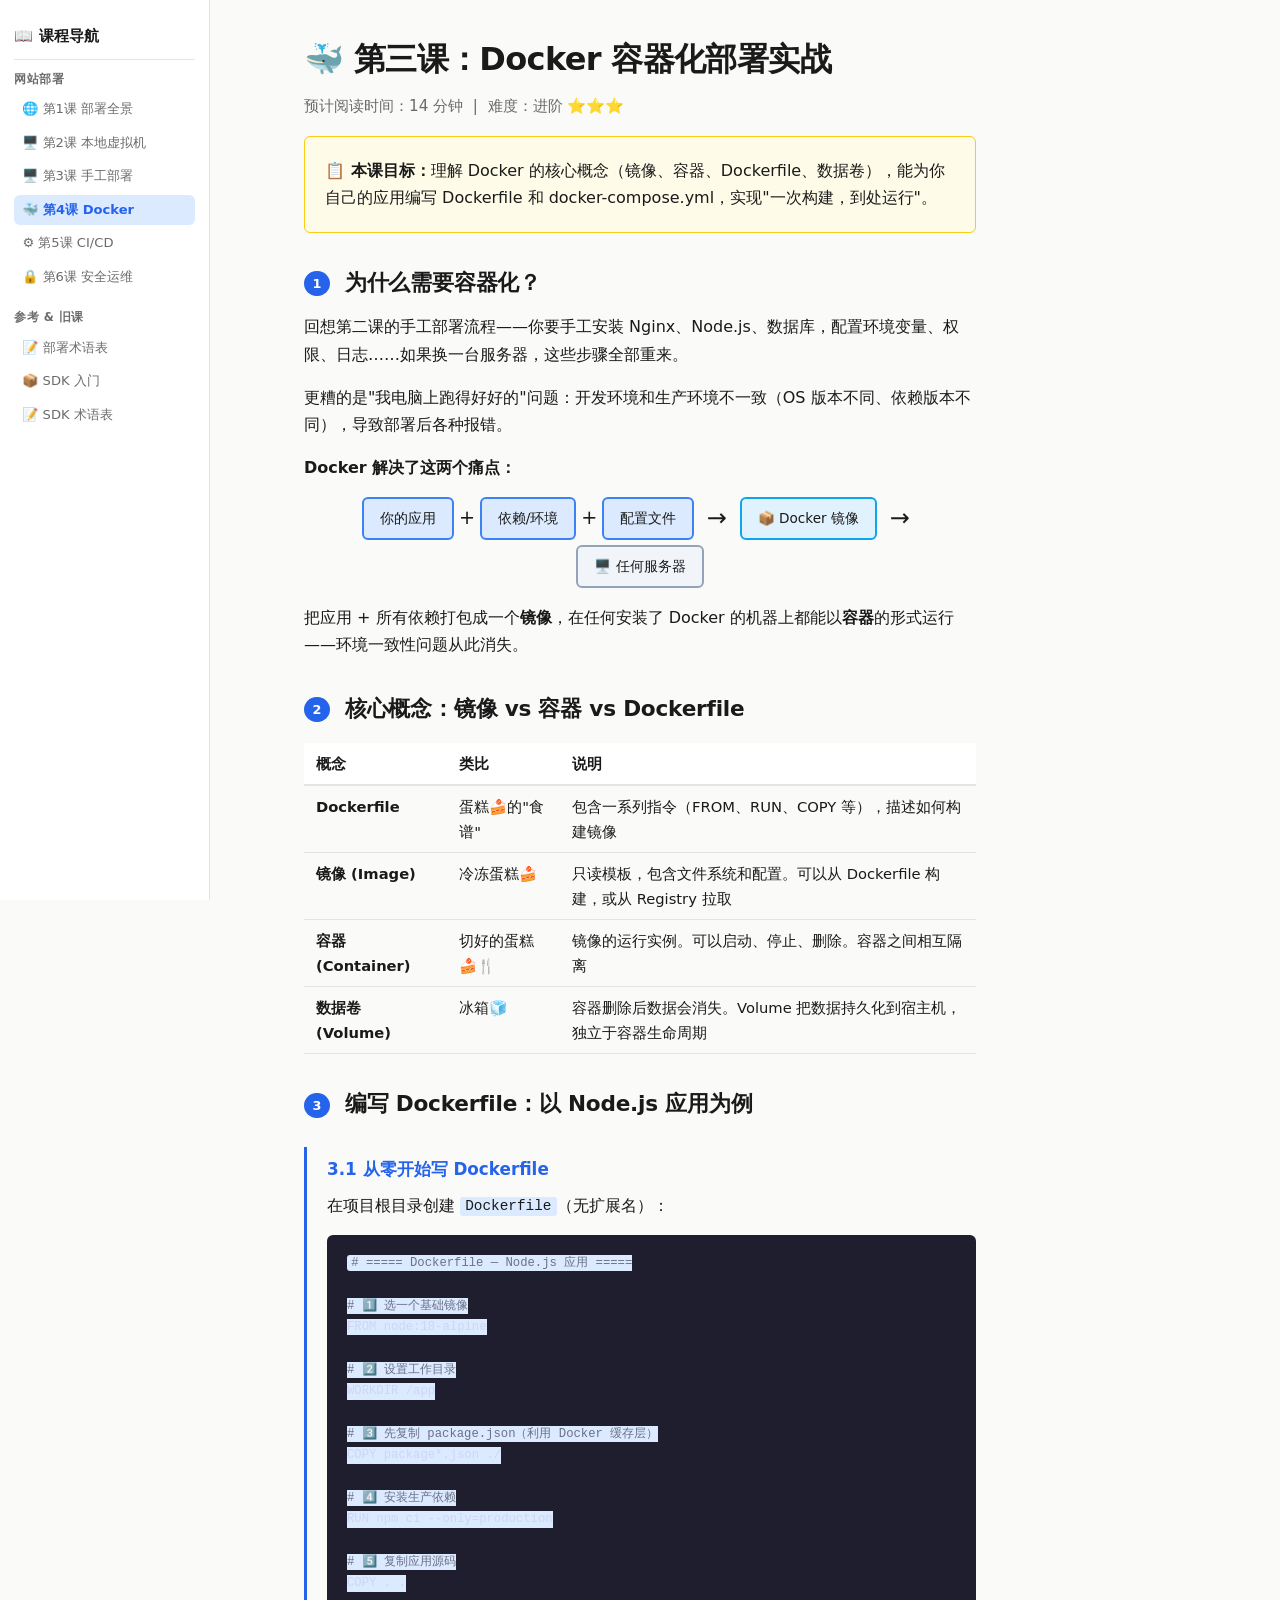
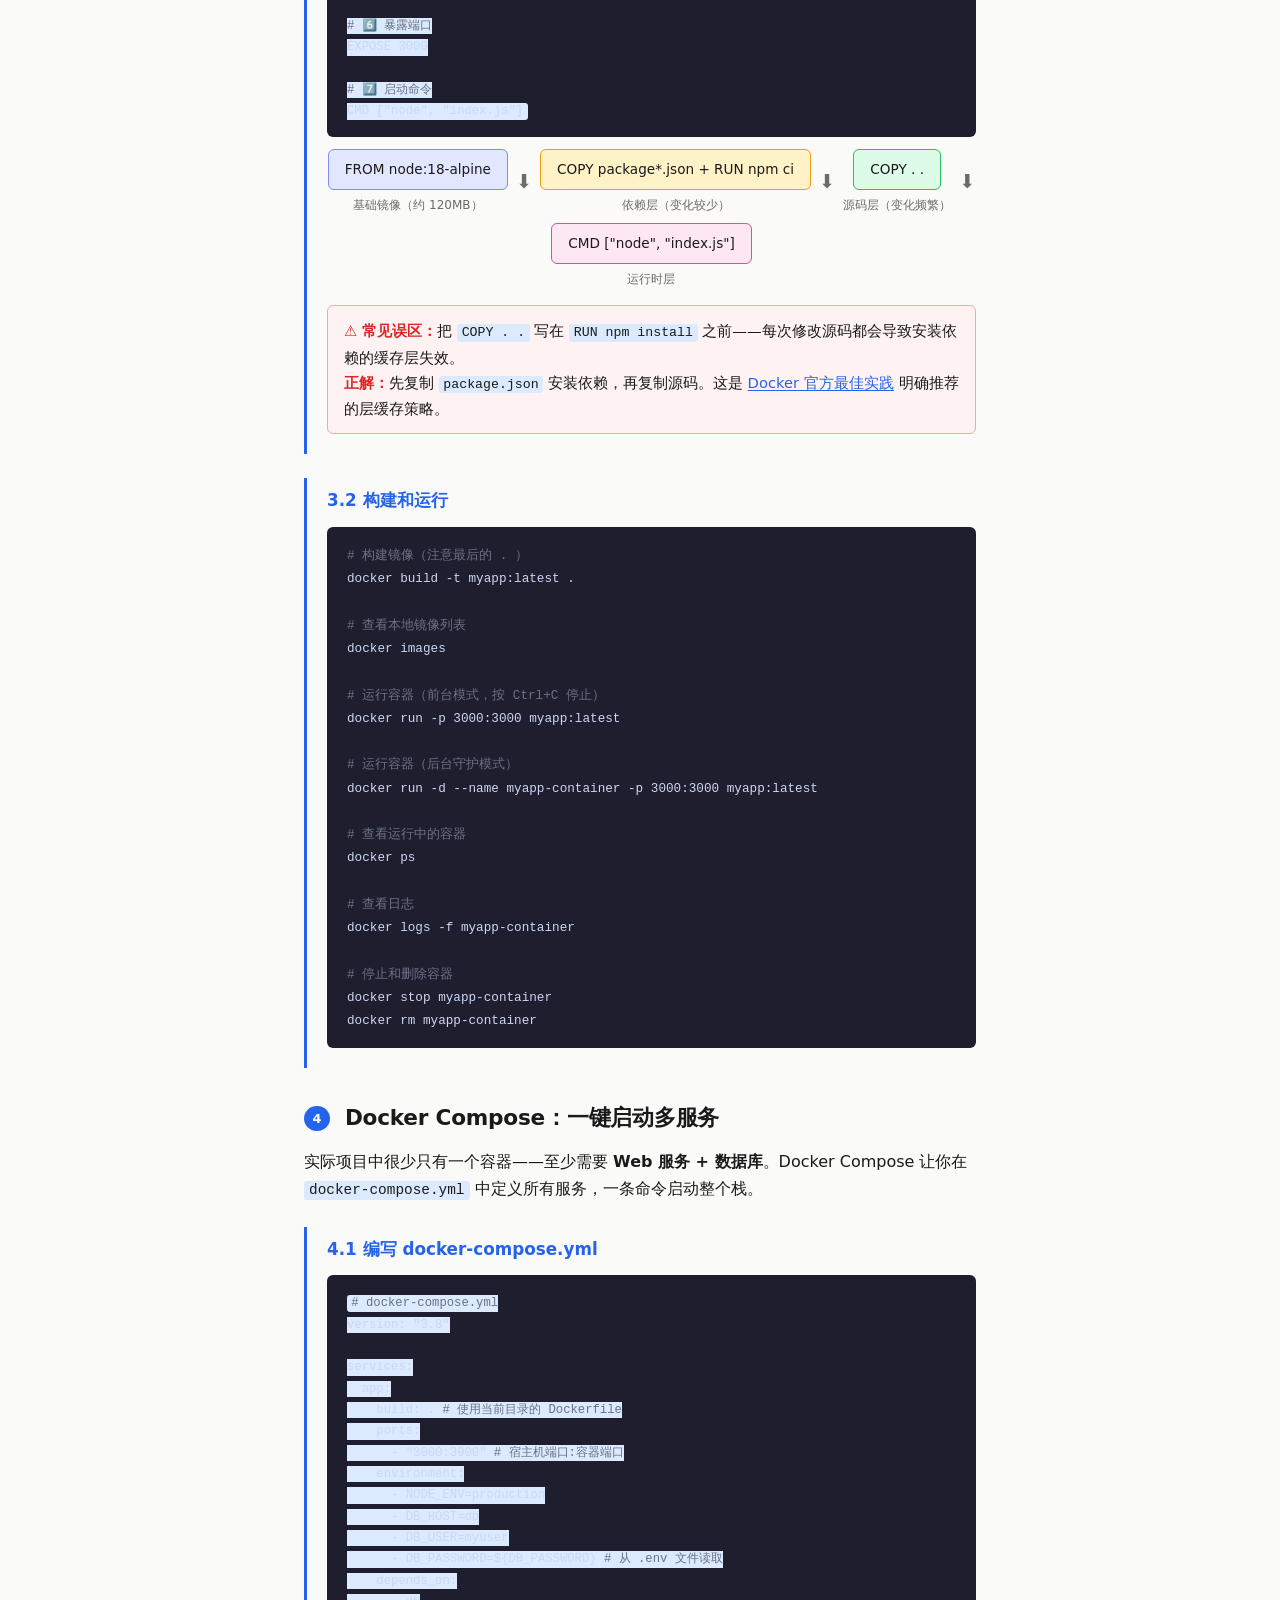
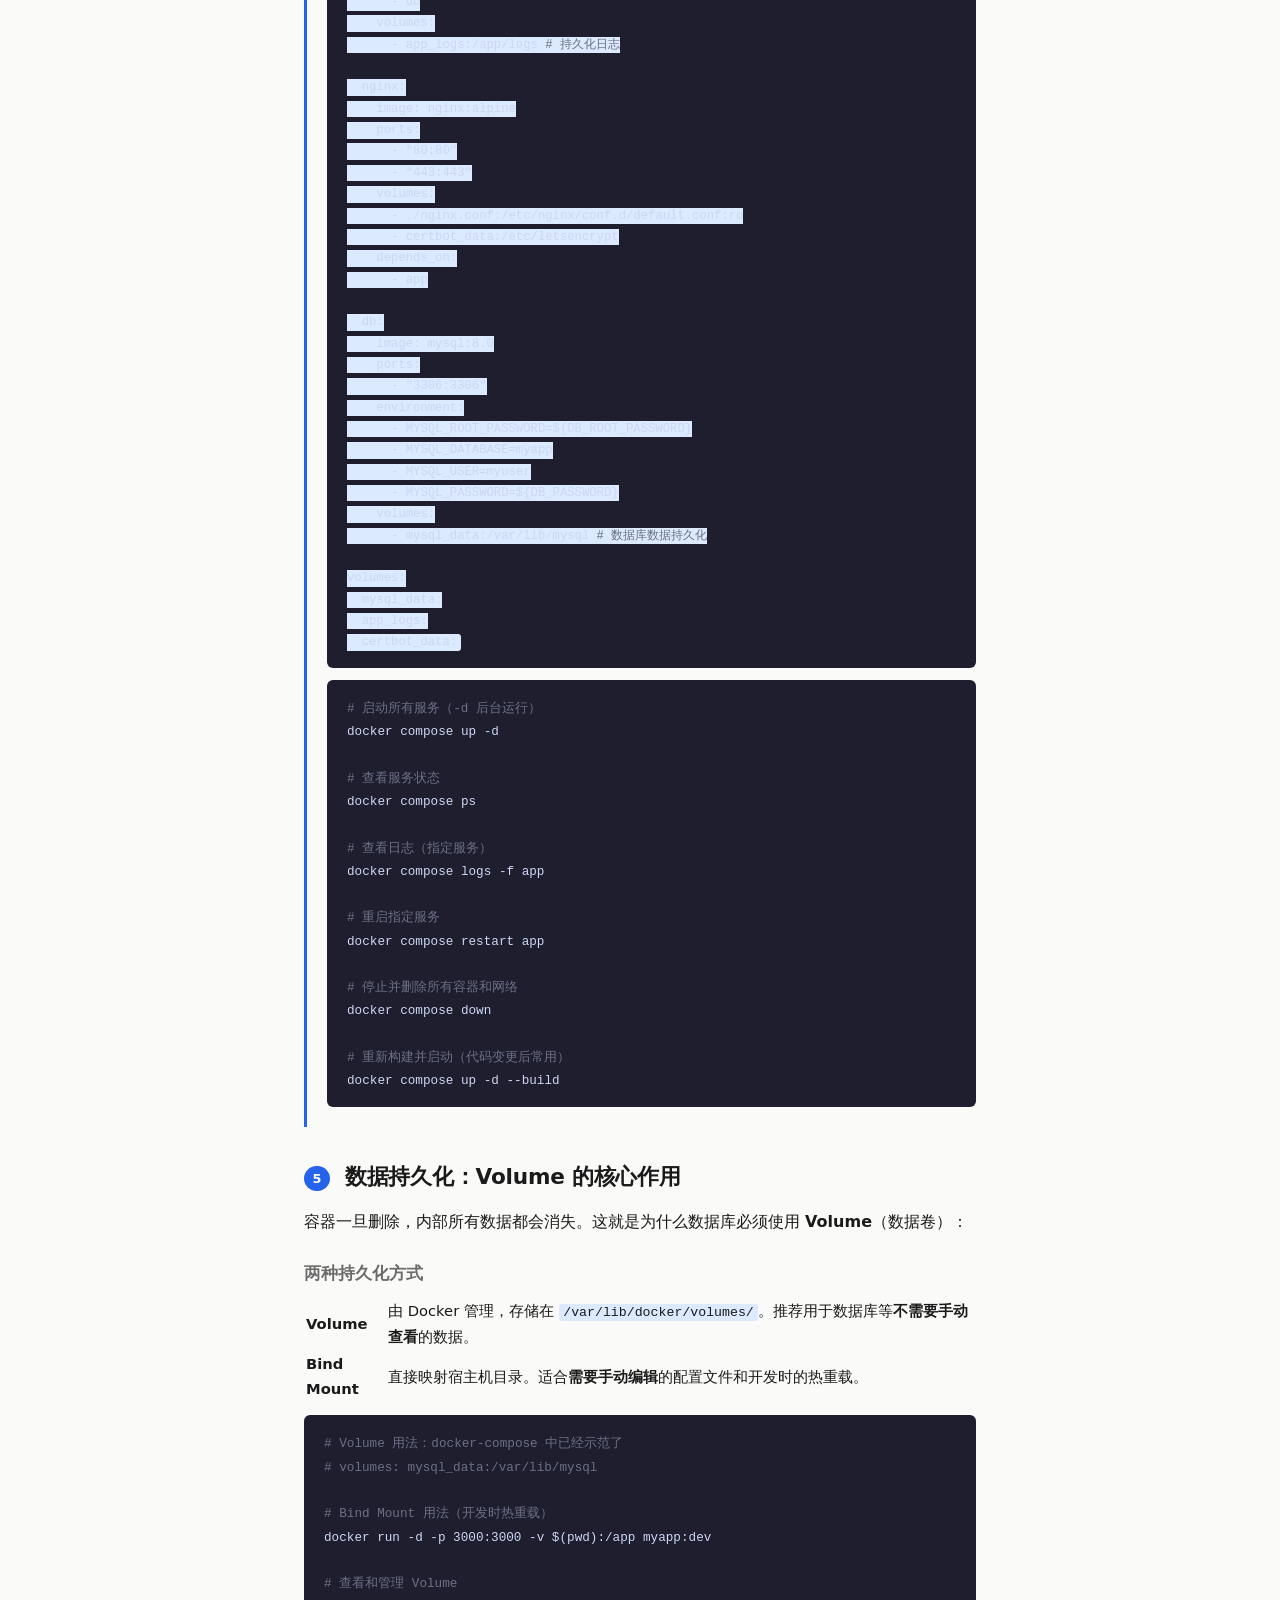
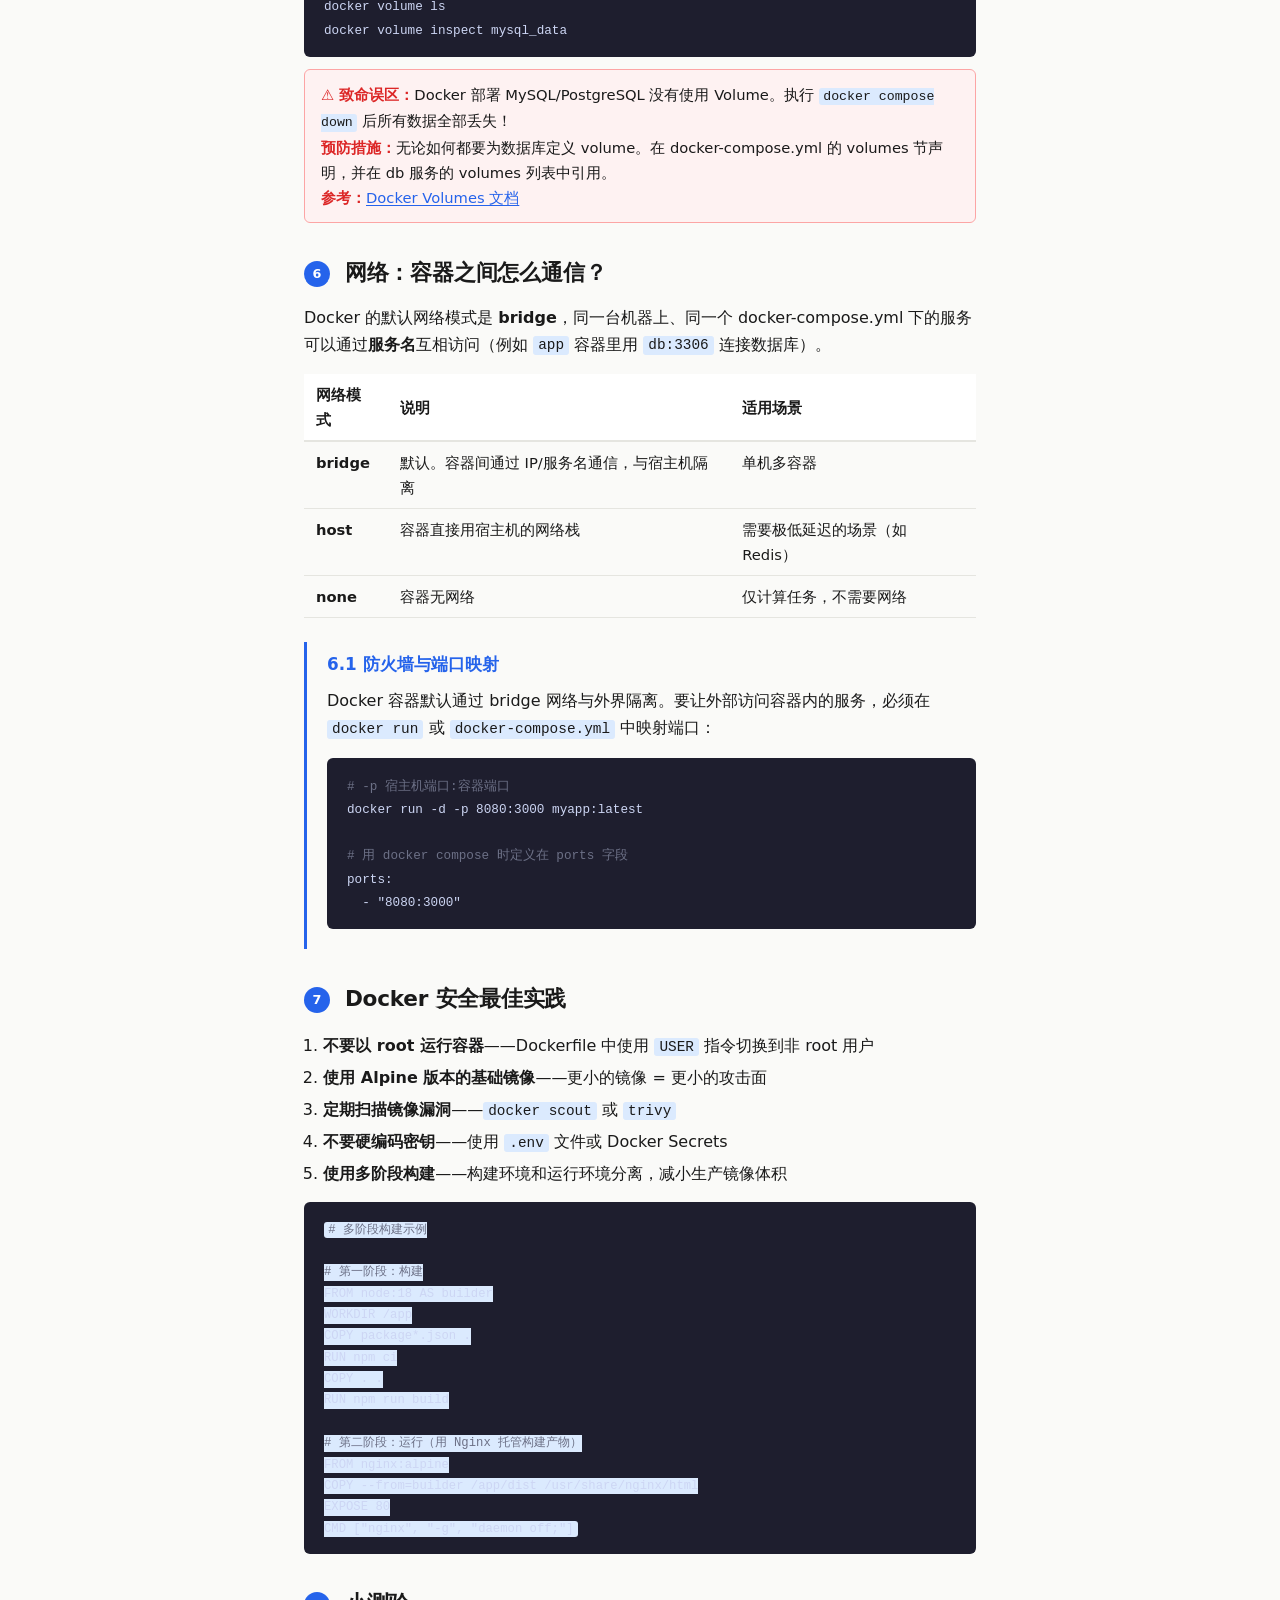
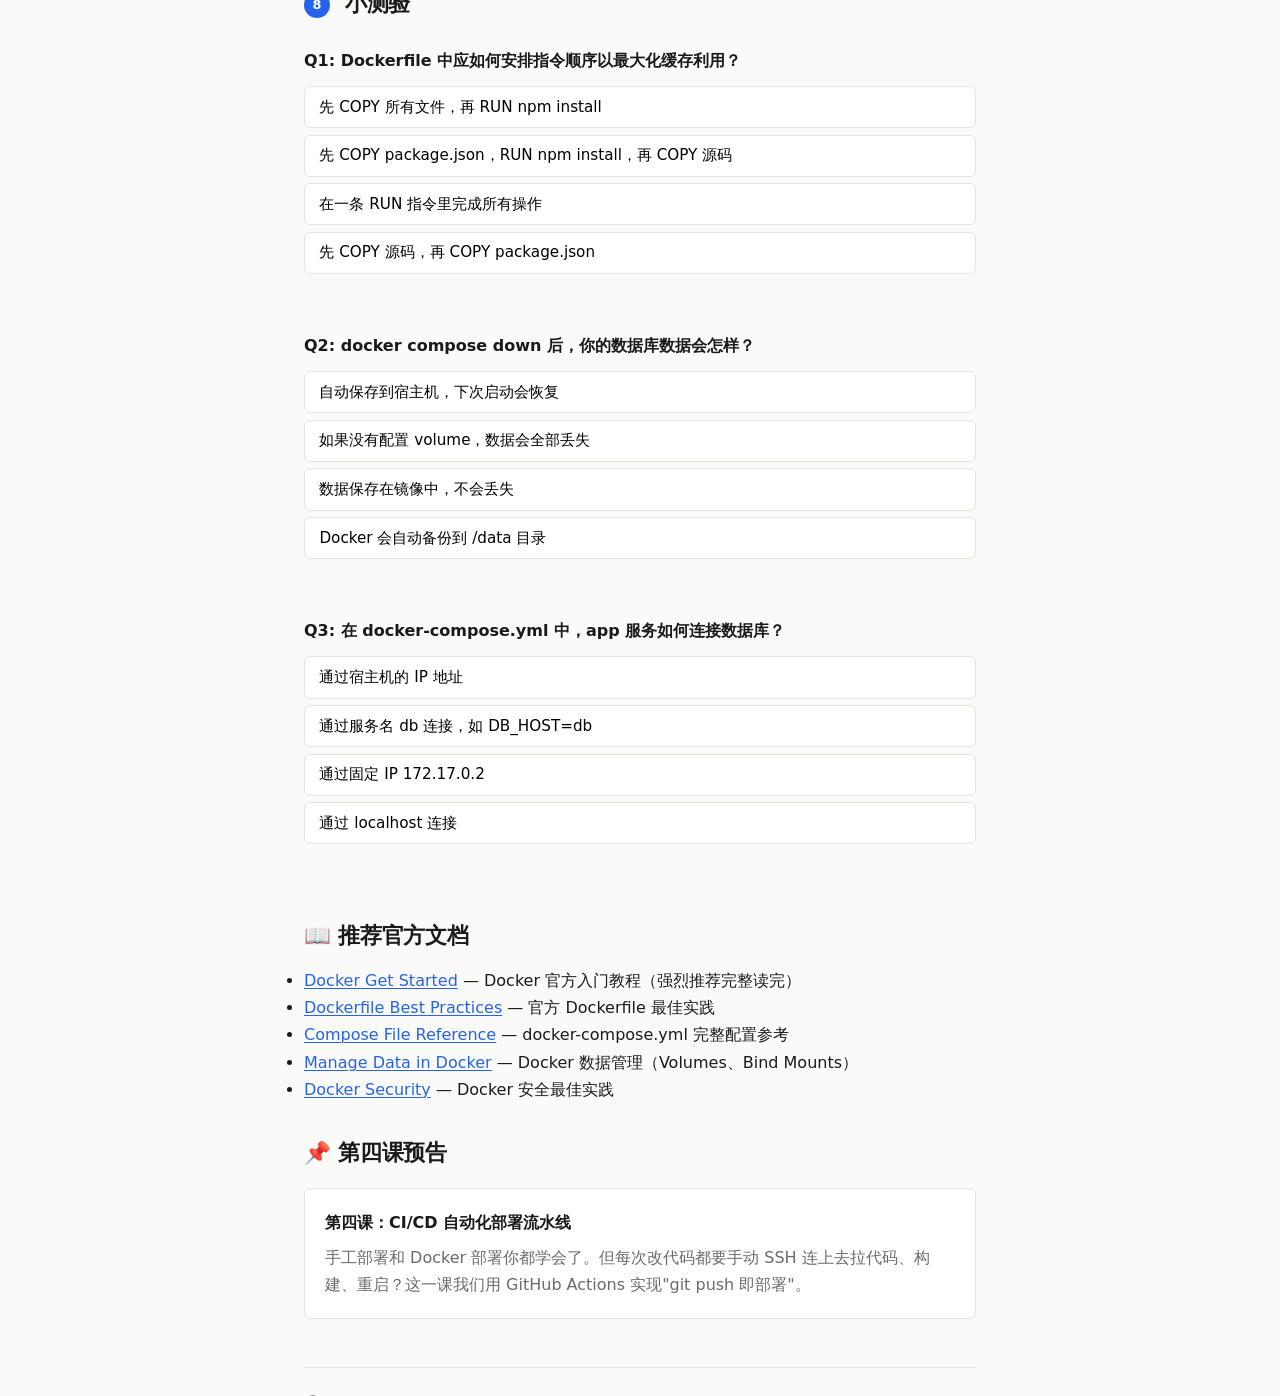
<file: lessons/0004-docker-deployment.html>
<!DOCTYPE html>
<html lang="zh-CN">
<head>
<meta charset="UTF-8">
<meta name="viewport" content="width=device-width, initial-scale=1.0">
<title>第三课：Docker 容器化部署实战</title>
<link rel="stylesheet" href="../assets/base.css">
<style>
  .step-box { border-left: 3px solid var(--accent); padding: 0.5rem 0 0.5rem 1.25rem; margin: 1.5rem 0; }
  .step-box h3 { margin: 0 0 0.5rem; color: var(--accent); }
  .cmd-block { background: #1e1e2e; color: #cdd6f4; padding: 1rem 1.25rem; border-radius: var(--radius); overflow-x: auto; margin: 0.75rem 0; font-size: 0.88rem; line-height: 1.6; }
  .cmd-block code { background: none; padding: 0; color: inherit; }
  .cmd-comment { color: #6c7086; }
  .pitfall { background: #fef2f2; border: 1px solid #fca5a5; border-radius: var(--radius); padding: 0.75rem 1rem; margin: 0.75rem 0; font-size: 0.92rem; }
  .pitfall strong { color: var(--danger); }
  .config-sample { background: #1e1e2e; color: #cdd6f4; padding: 1rem 1.25rem; border-radius: var(--radius); overflow-x: auto; margin: 0.75rem 0; font-size: 0.85rem; line-height: 1.5; }
  .config-sample .comment { color: #6c7086; }
  .config-sample .key { color: #89b4fa; }
  .docker-layers { display: flex; flex-wrap: wrap; gap: 0.5rem; justify-content: center; margin: 1rem 0; }
  .layer { padding: 0.5rem 1rem; border-radius: var(--radius); font-size: 0.85rem; text-align: center; font-weight: 500; }
  .layer.base { background: #e0e7ff; border: 1px solid #818cf8; }
  .layer.dep { background: #fef3c7; border: 1px solid #f59e0b; }
  .layer.app { background: #dcfce7; border: 1px solid #22c55e; }
  .layer.cmd { background: #fce7f3; border: 1px solid #ec4899; }
  .arch-arrow { color: var(--text-muted); display: flex; align-items: center; font-size: 1.2rem; }
  .diagram-flow { display: flex; flex-wrap: wrap; align-items: center; gap: 0.3rem; justify-content: center; margin: 1rem 0; }
  .diagram-flow .box { padding: 0.5rem 1rem; border-radius: var(--radius); font-weight: 500; font-size: 0.85rem; }
  .box.app { background: #dbeafe; border: 2px solid #3b82f6; }
  .box.docker { background: #e0f2fe; border: 2px solid #0ea5e9; }
  .box.host { background: #f1f5f9; border: 2px solid #94a3b8; }
</style>
</head>
<body>

<nav class="sidebar">
  <div class="sidebar-header"><a href="../reference/deployment-glossary.html">📖 课程导航</a></div>

  <div class="sidebar-section">
    <div class="sidebar-section-title">网站部署</div>
    <ul class="sidebar-links">
      <li><a href="0002-deployment-overview.html">🌐 第1课 部署全景</a></li>
      <li><a href="0007-local-vm.html">🖥️ 第2课 本地虚拟机</a></li>
      <li><a href="0003-traditional-deployment.html">🖥️ 第3课 手工部署</a></li>
      <li><a href="0004-docker-deployment.html" class="active">🐳 第4课 Docker</a></li>
      <li><a href="0005-cicd-automation.html">⚙️ 第5课 CI/CD</a></li>
      <li><a href="0006-production-security.html">🔒 第6课 安全运维</a></li>
    </ul>
  </div>

  <div class="sidebar-section">
    <div class="sidebar-section-title">参考 &amp; 旧课</div>
    <ul class="sidebar-links">
      <li><a href="../reference/deployment-glossary.html">📝 部署术语表</a></li>
      <li><a href="0001-what-is-sdk.html">📦 SDK 入门</a></li>
      <li><a href="../reference/sdk-glossary.html">📝 SDK 术语表</a></li>
    </ul>
  </div>
</nav>

<h1>🐳 第三课：Docker 容器化部署实战</h1>
<p style="color: var(--text-muted); font-size: 0.95rem;">预计阅读时间：14 分钟 &nbsp;|&nbsp; 难度：进阶 ⭐⭐⭐</p>

<div class="card" style="background: #fefce8; border-color: #facc15;">
  <strong>📋 本课目标：</strong>理解 Docker 的核心概念（镜像、容器、Dockerfile、数据卷），能为你自己的应用编写 Dockerfile 和 docker-compose.yml，实现"一次构建，到处运行"。
</div>

<h2><span class="section-num">1</span> 为什么需要容器化？</h2>

<p>回想第二课的手工部署流程——你要手工安装 Nginx、Node.js、数据库，配置环境变量、权限、日志……如果换一台服务器，这些步骤全部重来。</p>

<p>更糟的是"我电脑上跑得好好的"问题：开发环境和生产环境不一致（OS 版本不同、依赖版本不同），导致部署后各种报错。</p>

<p><strong>Docker 解决了这两个痛点：</strong></p>

<div class="diagram-flow">
  <span class="box app">你的应用</span>
  <span style="font-size:1.2rem;">+</span>
  <span class="box app">依赖/环境</span>
  <span style="font-size:1.2rem;">+</span>
  <span class="box app">配置文件</span>
  <span style="font-size:1.5rem; padding:0 0.5rem;">→</span>
  <span class="box docker">📦 Docker 镜像</span>
  <span style="font-size:1.5rem; padding:0 0.5rem;">→</span>
  <span class="box host">🖥️ 任何服务器</span>
</div>

<p>把应用 + 所有依赖打包成一个<strong>镜像</strong>，在任何安装了 Docker 的机器上都能以<strong>容器</strong>的形式运行——环境一致性问题从此消失。</p>

<h2><span class="section-num">2</span> 核心概念：镜像 vs 容器 vs Dockerfile</h2>

<table class="compare-table">
  <thead><tr><th>概念</th><th>类比</th><th>说明</th></tr></thead>
  <tbody>
    <tr>
      <td><strong>Dockerfile</strong></td><td>蛋糕🍰的"食谱"</td><td>包含一系列指令（FROM、RUN、COPY 等），描述如何构建镜像</td>
    </tr>
    <tr>
      <td><strong>镜像 (Image)</strong></td><td>冷冻蛋糕🍰</td><td>只读模板，包含文件系统和配置。可以从 Dockerfile 构建，或从 Registry 拉取</td>
    </tr>
    <tr>
      <td><strong>容器 (Container)</strong></td><td>切好的蛋糕🍰🍴</td>
      <td>镜像的运行实例。可以启动、停止、删除。容器之间相互隔离</td>
    </tr>
    <tr>
      <td><strong>数据卷 (Volume)</strong></td><td>冰箱🧊</td><td>容器删除后数据会消失。Volume 把数据持久化到宿主机，独立于容器生命周期</td>
    </tr>
  </tbody>
</table>

<h2><span class="section-num">3</span> 编写 Dockerfile：以 Node.js 应用为例</h2>

<div class="step-box">
<h3>3.1 从零开始写 Dockerfile</h3>
<p>在项目根目录创建 <code>Dockerfile</code>（无扩展名）：</p>

<div class="config-sample">
<code><span class="comment"># ===== Dockerfile — Node.js 应用 =====</span><br><br>
<span class="comment"># 1️⃣ 选一个基础镜像</span><br>
FROM node:18-alpine<br><br>
<span class="comment"># 2️⃣ 设置工作目录</span><br>
WORKDIR /app<br><br>
<span class="comment"># 3️⃣ 先复制 package.json（利用 Docker 缓存层）</span><br>
COPY package*.json ./<br><br>
<span class="comment"># 4️⃣ 安装生产依赖</span><br>
RUN npm ci --only=production<br><br>
<span class="comment"># 5️⃣ 复制应用源码</span><br>
COPY . .<br><br>
<span class="comment"># 6️⃣ 暴露端口</span><br>
EXPOSE 3000<br><br>
<span class="comment"># 7️⃣ 启动命令</span><br>
CMD ["node", "index.js"]</code>
</div>

<div class="docker-layers" style="margin-top:0.5rem;">
  <span style="display:flex;flex-direction:column;align-items:center;gap:0.3rem;">
    <span class="layer base">FROM node:18-alpine</span>
    <span style="font-size:0.75rem;color:var(--text-muted);">基础镜像（约 120MB）</span>
  </span>
  <span class="arch-arrow">⬇️</span>
  <span style="display:flex;flex-direction:column;align-items:center;gap:0.3rem;">
    <span class="layer dep">COPY package*.json + RUN npm ci</span>
    <span style="font-size:0.75rem;color:var(--text-muted);">依赖层（变化较少）</span>
  </span>
  <span class="arch-arrow">⬇️</span>
  <span style="display:flex;flex-direction:column;align-items:center;gap:0.3rem;">
    <span class="layer app">COPY . .</span>
    <span style="font-size:0.75rem;color:var(--text-muted);">源码层（变化频繁）</span>
  </span>
  <span class="arch-arrow">⬇️</span>
  <span style="display:flex;flex-direction:column;align-items:center;gap:0.3rem;">
    <span class="layer cmd">CMD ["node", "index.js"]</span>
    <span style="font-size:0.75rem;color:var(--text-muted);">运行时层</span>
  </span>
</div>

<div class="pitfall">
  <strong>⚠️ 常见误区：</strong>把 <code>COPY . .</code> 写在 <code>RUN npm install</code> 之前——每次修改源码都会导致安装依赖的缓存层失效。<br>
  <strong>正解：</strong>先复制 <code>package.json</code> 安装依赖，再复制源码。这是 <a href="https://docs.docker.com/develop/develop-images/dockerfile_best-practices/" target="_blank">Docker 官方最佳实践</a> 明确推荐的层缓存策略。
</div>
</div>

<div class="step-box">
<h3>3.2 构建和运行</h3>
<div class="cmd-block">
<code><span class="cmd-comment"># 构建镜像（注意最后的 . ）</span><br>
docker build -t myapp:latest .<br><br>
<span class="cmd-comment"># 查看本地镜像列表</span><br>
docker images<br><br>
<span class="cmd-comment"># 运行容器（前台模式，按 Ctrl+C 停止）</span><br>
docker run -p 3000:3000 myapp:latest<br><br>
<span class="cmd-comment"># 运行容器（后台守护模式）</span><br>
docker run -d --name myapp-container -p 3000:3000 myapp:latest<br><br>
<span class="cmd-comment"># 查看运行中的容器</span><br>
docker ps<br><br>
<span class="cmd-comment"># 查看日志</span><br>
docker logs -f myapp-container<br><br>
<span class="cmd-comment"># 停止和删除容器</span><br>
docker stop myapp-container<br>
docker rm myapp-container<br>
</code>
</div>
</div>

<h2><span class="section-num">4</span> Docker Compose：一键启动多服务</h2>

<p>实际项目中很少只有一个容器——至少需要 <strong>Web 服务 + 数据库</strong>。Docker Compose 让你在 <code>docker-compose.yml</code> 中定义所有服务，一条命令启动整个栈。</p>

<div class="step-box">
<h3>4.1 编写 docker-compose.yml</h3>

<div class="config-sample">
<code><span class="comment"># docker-compose.yml</span><br>
version: "3.8"<br><br>
services:<br>
&nbsp;&nbsp;app:<br>
&nbsp;&nbsp;&nbsp;&nbsp;build: .<span class="comment">               # 使用当前目录的 Dockerfile</span><br>
&nbsp;&nbsp;&nbsp;&nbsp;ports:<br>
&nbsp;&nbsp;&nbsp;&nbsp;&nbsp;&nbsp;- "3000:3000"<span class="comment">          # 宿主机端口:容器端口</span><br>
&nbsp;&nbsp;&nbsp;&nbsp;environment:<br>
&nbsp;&nbsp;&nbsp;&nbsp;&nbsp;&nbsp;- NODE_ENV=production<br>
&nbsp;&nbsp;&nbsp;&nbsp;&nbsp;&nbsp;- DB_HOST=db<br>
&nbsp;&nbsp;&nbsp;&nbsp;&nbsp;&nbsp;- DB_USER=myuser<br>
&nbsp;&nbsp;&nbsp;&nbsp;&nbsp;&nbsp;- DB_PASSWORD=${DB_PASSWORD}<span class="comment">  # 从 .env 文件读取</span><br>
&nbsp;&nbsp;&nbsp;&nbsp;depends_on:<br>
&nbsp;&nbsp;&nbsp;&nbsp;&nbsp;&nbsp;- db<br>
&nbsp;&nbsp;&nbsp;&nbsp;volumes:<br>
&nbsp;&nbsp;&nbsp;&nbsp;&nbsp;&nbsp;- app_logs:/app/logs<span class="comment">       # 持久化日志</span><br><br>
&nbsp;&nbsp;nginx:<br>
&nbsp;&nbsp;&nbsp;&nbsp;image: nginx:alpine<br>
&nbsp;&nbsp;&nbsp;&nbsp;ports:<br>
&nbsp;&nbsp;&nbsp;&nbsp;&nbsp;&nbsp;- "80:80"<br>
&nbsp;&nbsp;&nbsp;&nbsp;&nbsp;&nbsp;- "443:443"<br>
&nbsp;&nbsp;&nbsp;&nbsp;volumes:<br>
&nbsp;&nbsp;&nbsp;&nbsp;&nbsp;&nbsp;- ./nginx.conf:/etc/nginx/conf.d/default.conf:ro<br>
&nbsp;&nbsp;&nbsp;&nbsp;&nbsp;&nbsp;- certbot_data:/etc/letsencrypt<br>
&nbsp;&nbsp;&nbsp;&nbsp;depends_on:<br>
&nbsp;&nbsp;&nbsp;&nbsp;&nbsp;&nbsp;- app<br><br>
&nbsp;&nbsp;db:<br>
&nbsp;&nbsp;&nbsp;&nbsp;image: mysql:8.0<br>
&nbsp;&nbsp;&nbsp;&nbsp;ports:<br>
&nbsp;&nbsp;&nbsp;&nbsp;&nbsp;&nbsp;- "3306:3306"<br>
&nbsp;&nbsp;&nbsp;&nbsp;environment:<br>
&nbsp;&nbsp;&nbsp;&nbsp;&nbsp;&nbsp;- MYSQL_ROOT_PASSWORD=${DB_ROOT_PASSWORD}<br>
&nbsp;&nbsp;&nbsp;&nbsp;&nbsp;&nbsp;- MYSQL_DATABASE=myapp<br>
&nbsp;&nbsp;&nbsp;&nbsp;&nbsp;&nbsp;- MYSQL_USER=myuser<br>
&nbsp;&nbsp;&nbsp;&nbsp;&nbsp;&nbsp;- MYSQL_PASSWORD=${DB_PASSWORD}<br>
&nbsp;&nbsp;&nbsp;&nbsp;volumes:<br>
&nbsp;&nbsp;&nbsp;&nbsp;&nbsp;&nbsp;- mysql_data:/var/lib/mysql<span class="comment">   # 数据库数据持久化</span><br><br>
volumes:<br>
&nbsp;&nbsp;mysql_data:<br>
&nbsp;&nbsp;app_logs:<br>
&nbsp;&nbsp;certbot_data:</code>
</div>

<div class="cmd-block">
<code><span class="cmd-comment"># 启动所有服务（-d 后台运行）</span><br>
docker compose up -d<br><br>
<span class="cmd-comment"># 查看服务状态</span><br>
docker compose ps<br><br>
<span class="cmd-comment"># 查看日志（指定服务）</span><br>
docker compose logs -f app<br><br>
<span class="cmd-comment"># 重启指定服务</span><br>
docker compose restart app<br><br>
<span class="cmd-comment"># 停止并删除所有容器和网络</span><br>
docker compose down<br><br>
<span class="cmd-comment"># 重新构建并启动（代码变更后常用）</span><br>
docker compose up -d --build<br>
</code>
</div>
</div>

<h2><span class="section-num">5</span> 数据持久化：Volume 的核心作用</h2>

<p>容器一旦删除，内部所有数据都会消失。这就是为什么数据库必须使用 <strong>Volume</strong>（数据卷）：</p>

<div class="feature-box">
  <h3>两种持久化方式</h3>
  <table style="width:100%;font-size:0.92rem;margin-top:0.5rem;">
    <tr><td style="width:5rem;"><strong>Volume</strong></td><td>由 Docker 管理，存储在 <code>/var/lib/docker/volumes/</code>。推荐用于数据库等<strong>不需要手动查看</strong>的数据。</td></tr>
    <tr><td><strong>Bind Mount</strong></td><td>直接映射宿主机目录。适合<strong>需要手动编辑</strong>的配置文件和开发时的热重载。</td></tr>
  </table>
</div>

<div class="cmd-block">
<code><span class="cmd-comment"># Volume 用法：docker-compose 中已经示范了</span><br>
<span class="cmd-comment"># volumes: mysql_data:/var/lib/mysql</span><br><br>
<span class="cmd-comment"># Bind Mount 用法（开发时热重载）</span><br>
docker run -d -p 3000:3000 -v $(pwd):/app myapp:dev<br><br>
<span class="cmd-comment"># 查看和管理 Volume</span><br>
docker volume ls<br>
docker volume inspect mysql_data<br>
</code>
</div>

<div class="pitfall">
  <strong>⚠️ 致命误区：</strong>Docker 部署 MySQL/PostgreSQL 没有使用 Volume。执行 <code>docker compose down</code> 后所有数据全部丢失！<br>
  <strong>预防措施：</strong>无论如何都要为数据库定义 volume。在 docker-compose.yml 的 volumes 节声明，并在 db 服务的 volumes 列表中引用。<br>
  <strong>参考：</strong><a href="https://docs.docker.com/storage/volumes/" target="_blank">Docker Volumes 文档</a>
</div>

<h2><span class="section-num">6</span> 网络：容器之间怎么通信？</h2>

<p>Docker 的默认网络模式是 <strong>bridge</strong>，同一台机器上、同一个 docker-compose.yml 下的服务可以通过<strong>服务名</strong>互相访问（例如 <code>app</code> 容器里用 <code>db:3306</code> 连接数据库）。</p>

<table class="compare-table">
  <thead><tr><th>网络模式</th><th>说明</th><th>适用场景</th></tr></thead>
  <tbody>
    <tr><td><strong>bridge</strong></td><td>默认。容器间通过 IP/服务名通信，与宿主机隔离</td><td>单机多容器</td></tr>
    <tr><td><strong>host</strong></td><td>容器直接用宿主机的网络栈</td><td>需要极低延迟的场景（如 Redis）</td></tr>
    <tr><td><strong>none</strong></td><td>容器无网络</td><td>仅计算任务，不需要网络</td></tr>
  </tbody>
</table>

<div class="step-box">
<h3>6.1 防火墙与端口映射</h3>
<p>Docker 容器默认通过 bridge 网络与外界隔离。要让外部访问容器内的服务，必须在 <code>docker run</code> 或 <code>docker-compose.yml</code> 中映射端口：</p>
<div class="cmd-block">
<code><span class="cmd-comment"># -p 宿主机端口:容器端口</span><br>
docker run -d -p 8080:3000 myapp:latest<br><br>
<span class="cmd-comment"># 用 docker compose 时定义在 ports 字段</span><br>
ports:<br>
&nbsp;&nbsp;- "8080:3000"<br>
</code>
</div>
</div>

<h2><span class="section-num">7</span> Docker 安全最佳实践</h2>

<div class="feature-box">
  <ol style="margin-left:1.2rem; line-height:2;">
    <li><strong>不要以 root 运行容器</strong>——Dockerfile 中使用 <code>USER</code> 指令切换到非 root 用户</li>
    <li><strong>使用 Alpine 版本的基础镜像</strong>——更小的镜像 = 更小的攻击面</li>
    <li><strong>定期扫描镜像漏洞</strong>——<code>docker scout</code> 或 <code>trivy</code></li>
    <li><strong>不要硬编码密钥</strong>——使用 <code>.env</code> 文件或 Docker Secrets</li>
    <li><strong>使用多阶段构建</strong>——构建环境和运行环境分离，减小生产镜像体积</li>
  </ol>
</div>

<div class="config-sample">
<code><span class="comment"># 多阶段构建示例</span><br><br>
<span class="comment"># 第一阶段：构建</span><br>
FROM node:18 AS builder<br>
WORKDIR /app<br>
COPY package*.json .<br>
RUN npm ci<br>
COPY . .<br>
RUN npm run build<br><br>
<span class="comment"># 第二阶段：运行（用 Nginx 托管构建产物）</span><br>
FROM nginx:alpine<br>
COPY --from=builder /app/dist /usr/share/nginx/html<br>
EXPOSE 80<br>
CMD ["nginx", "-g", "daemon off;"]</code>
</div>

<h2><span class="section-num">8</span> 小测验</h2>

<div class="quiz" id="q1">
  <p class="quiz-question">Q1: Dockerfile 中应如何安排指令顺序以最大化缓存利用？</p>
  <ul class="quiz-options">
    <li><button onclick="check('q1',this,'wrong')">先 COPY 所有文件，再 RUN npm install</button></li>
    <li><button onclick="check('q1',this,'correct')">先 COPY package.json，RUN npm install，再 COPY 源码</button></li>
    <li><button onclick="check('q1',this,'wrong')">在一条 RUN 指令里完成所有操作</button></li>
    <li><button onclick="check('q1',this,'wrong')">先 COPY 源码，再 COPY package.json</button></li>
  </ul>
  <div id="q1-fb" class="quiz-feedback"></div>
</div>

<div class="quiz" id="q2">
  <p class="quiz-question">Q2: docker compose down 后，你的数据库数据会怎样？</p>
  <ul class="quiz-options">
    <li><button onclick="check('q2',this,'wrong')">自动保存到宿主机，下次启动会恢复</button></li>
    <li><button onclick="check('q2',this,'correct')">如果没有配置 volume，数据会全部丢失</button></li>
    <li><button onclick="check('q2',this,'wrong')">数据保存在镜像中，不会丢失</button></li>
    <li><button onclick="check('q2',this,'wrong')">Docker 会自动备份到 /data 目录</button></li>
  </ul>
  <div id="q2-fb" class="quiz-feedback"></div>
</div>

<div class="quiz" id="q3">
  <p class="quiz-question">Q3: 在 docker-compose.yml 中，app 服务如何连接数据库？</p>
  <ul class="quiz-options">
    <li><button onclick="check('q3',this,'wrong')">通过宿主机的 IP 地址</button></li>
    <li><button onclick="check('q3',this,'correct')">通过服务名 db 连接，如 DB_HOST=db</button></li>
    <li><button onclick="check('q3',this,'wrong')">通过固定 IP 172.17.0.2</button></li>
    <li><button onclick="check('q3',this,'wrong')">通过 localhost 连接</button></li>
  </ul>
  <div id="q3-fb" class="quiz-feedback"></div>
</div>

<script>
function check(quizId, btn, result) {
  const quiz = document.getElementById(quizId);
  const buttons = quiz.querySelectorAll('button');
  buttons.forEach(b => { b.classList.add(b === btn ? result : ''); b.disabled = true; });
  const fb = document.getElementById(quizId + '-fb');
  const explanations = {
    'q1': '正确的顺序是：先复制 package.json/package-lock.json，安装依赖，再复制源码。这样只有修改 package.json 时才会重新安装依赖，源码变更可以命中缓存层。',
    'q2': '容器是有状态的，down 命令会删除容器和默认的匿名卷。如果不使用命名 volume 持久化数据，数据库文件会随容器一起消失。',
    'q3': 'Compose 会自动为所有服务创建一个 bridge 网络，每个服务可以用服务名作为主机名互相访问。app 容器中连接 db:3306 即可访问 MySQL 服务。'
  };
  if (result === 'correct') {
    fb.innerHTML = '✅ 正确！ ' + explanations[quizId];
    fb.className = 'quiz-feedback correct-fb';
  } else {
    fb.innerHTML = '❌ ' + explanations[quizId];
    fb.className = 'quiz-feedback wrong-fb';
  }
}
</script>

<h2 style="margin-top:2.5rem;">📖 推荐官方文档</h2>
<ul>
  <li><a href="https://docs.docker.com/get-started/" target="_blank">Docker Get Started</a> — Docker 官方入门教程（强烈推荐完整读完）</li>
  <li><a href="https://docs.docker.com/develop/develop-images/dockerfile_best-practices/" target="_blank">Dockerfile Best Practices</a> — 官方 Dockerfile 最佳实践</li>
  <li><a href="https://docs.docker.com/compose/compose-file/" target="_blank">Compose File Reference</a> — docker-compose.yml 完整配置参考</li>
  <li><a href="https://docs.docker.com/storage/volumes/" target="_blank">Manage Data in Docker</a> — Docker 数据管理（Volumes、Bind Mounts）</li>
  <li><a href="https://docs.docker.com/engine/security/" target="_blank">Docker Security</a> — Docker 安全最佳实践</li>
</ul>

<h2>📌 第四课预告</h2>
<div class="card">
  <strong>第四课：CI/CD 自动化部署流水线</strong>
  <p style="margin:0.5rem 0 0;color:var(--text-muted);">手工部署和 Docker 部署你都学会了。但每次改代码都要手动 SSH 连上去拉代码、构建、重启？这一课我们用 GitHub Actions 实现"git push 即部署"。</p>
</div>

<div class="lesson-footer">
  <p><strong>💬 有问题吗？</strong>Docker 的概念比较多，有不清楚的地方直接问。</p>
  <p style="margin-top:0.5rem;">
    <a href="../reference/deployment-glossary.html">📝 部署术语表</a> &nbsp;|&nbsp;
    <a href="0003-traditional-deployment.html">← 第二课：手工部署</a> &nbsp;|&nbsp;
    <a href="0004-docker-deployment.html">📖 第三课</a>
  </p>
</div>

</body>
</html>
</file>
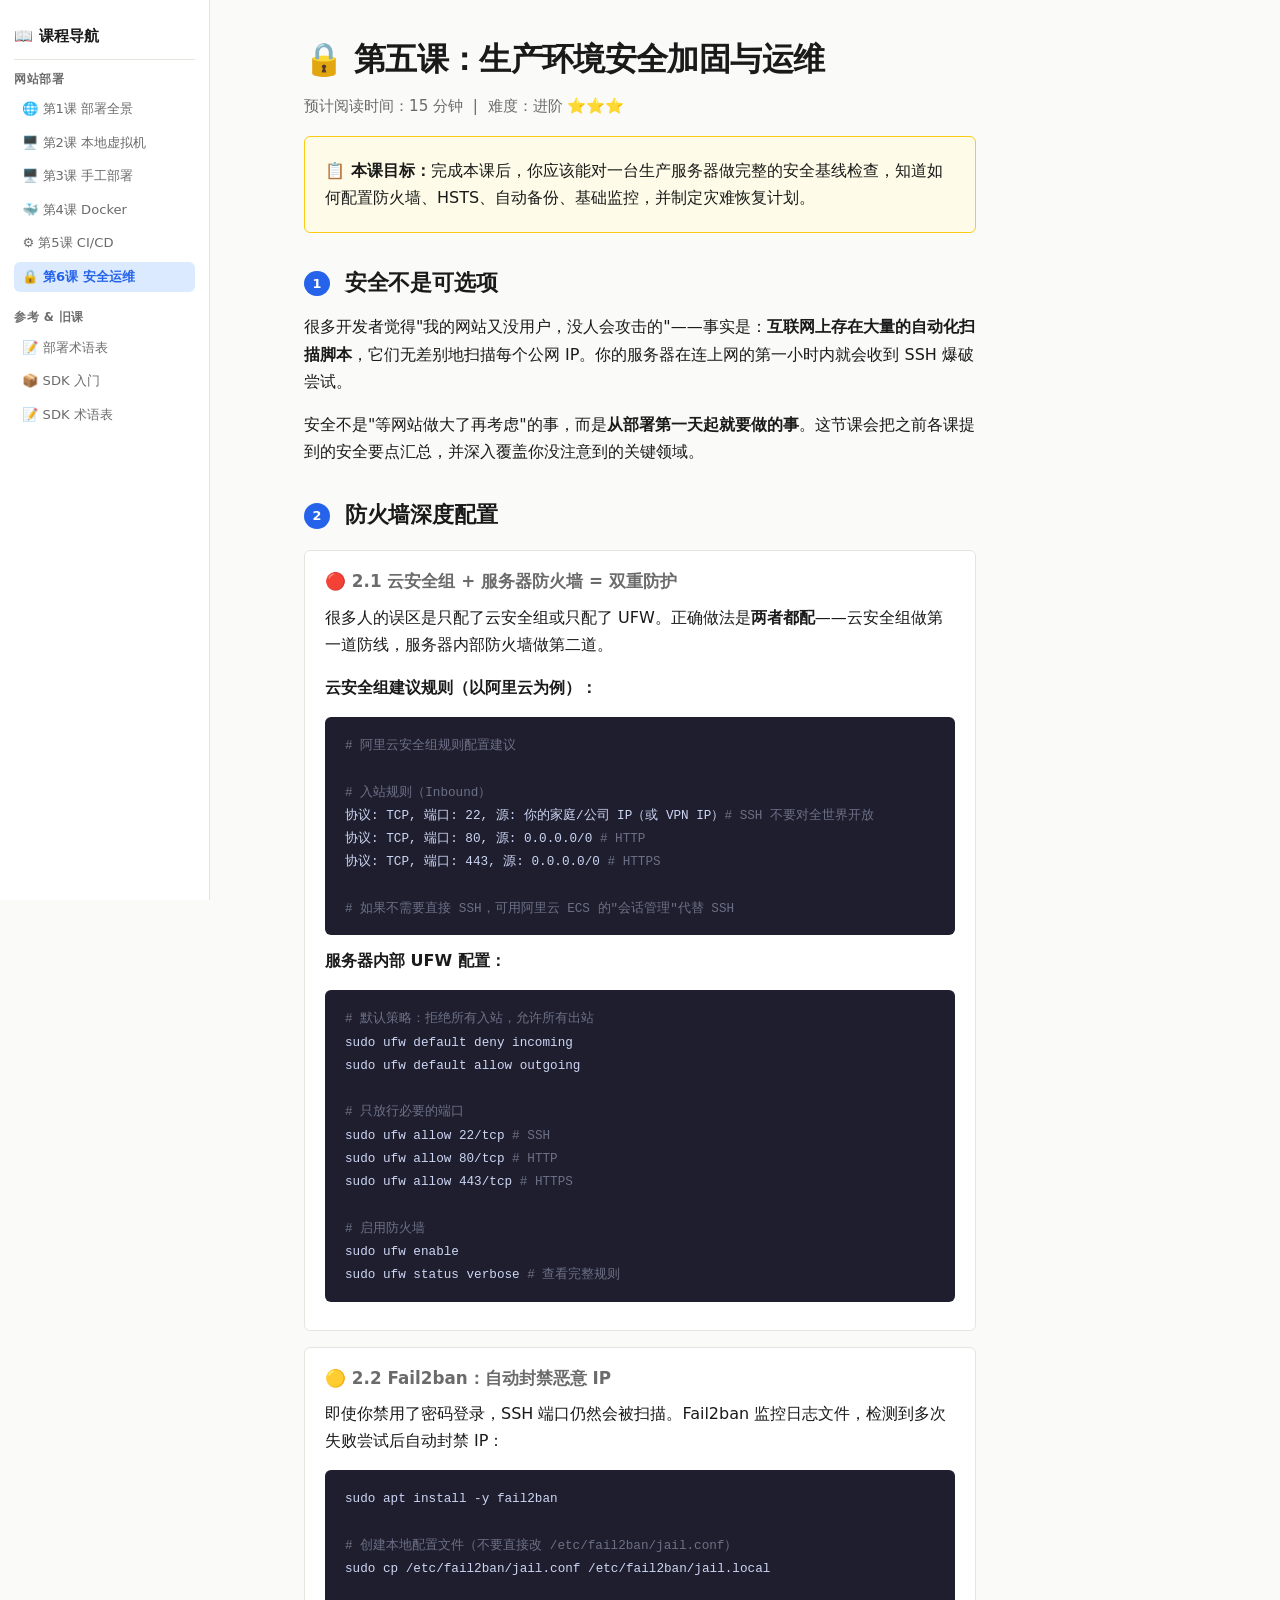
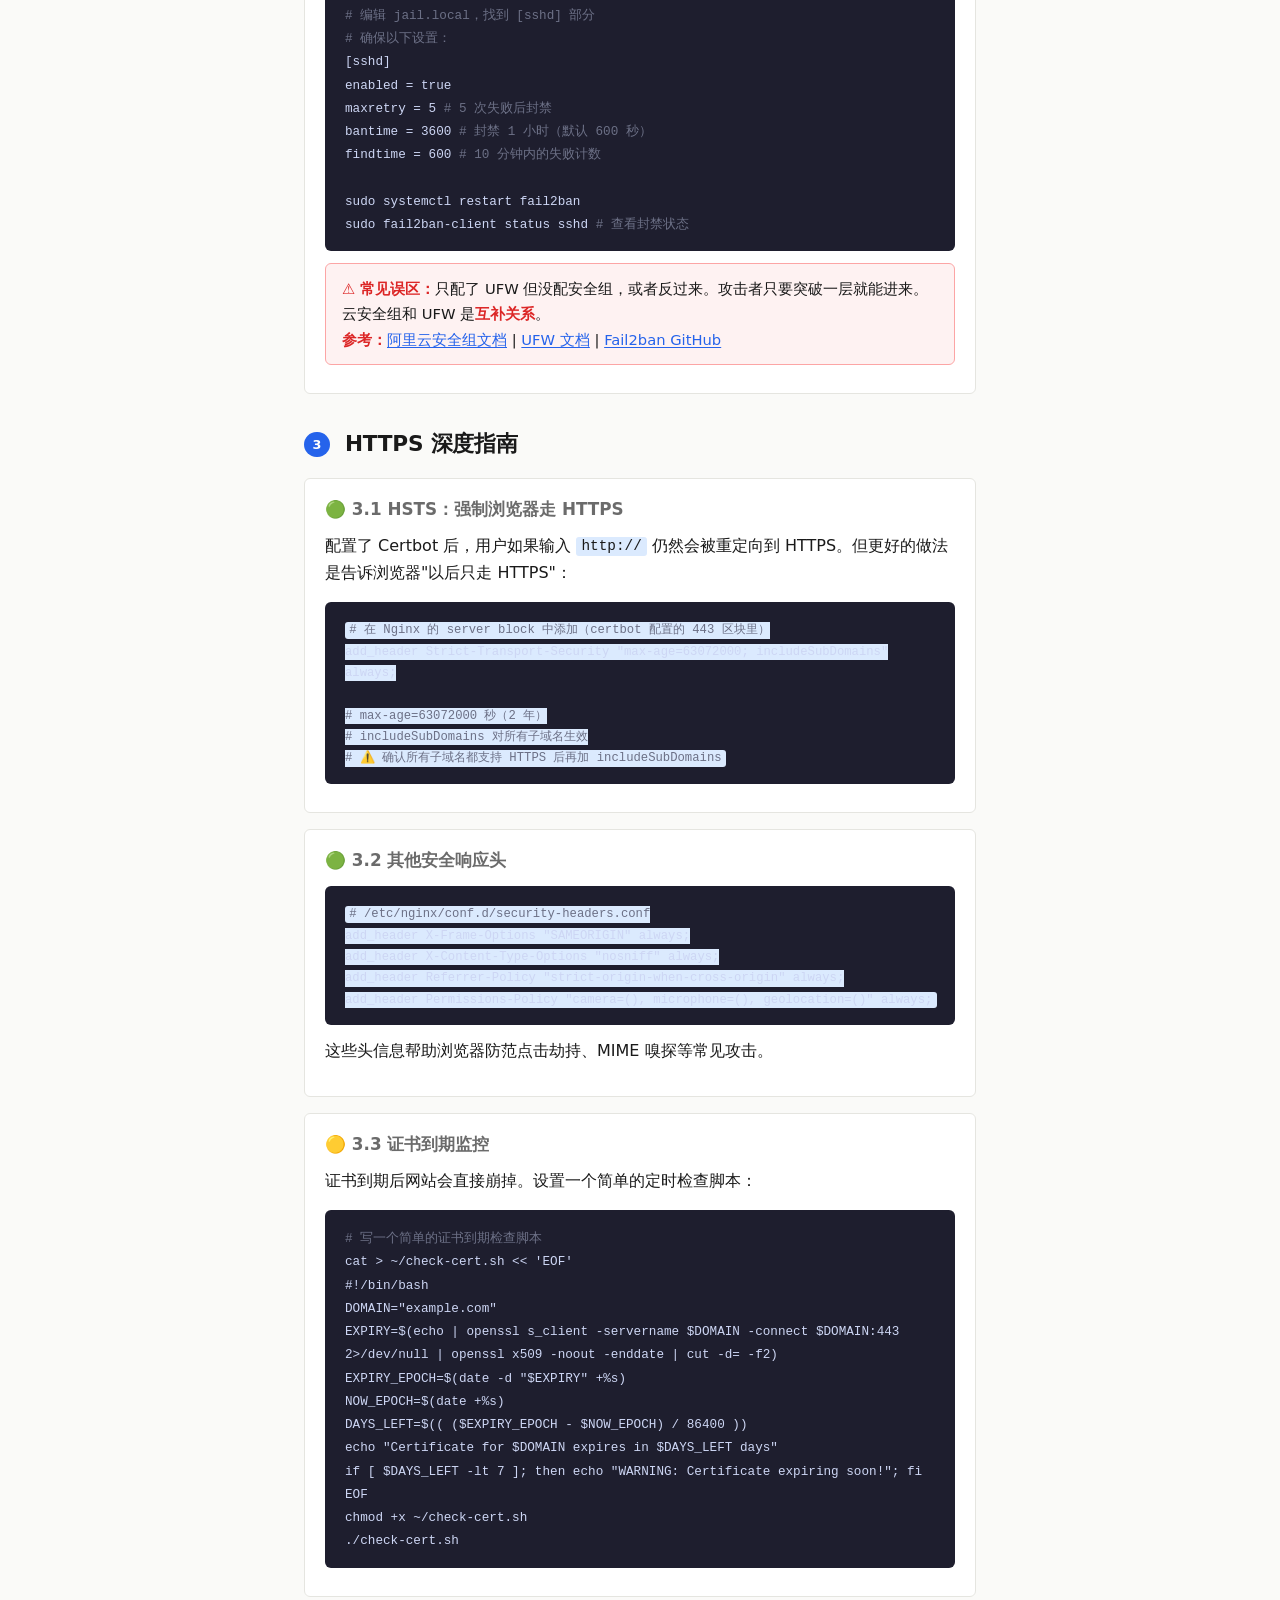
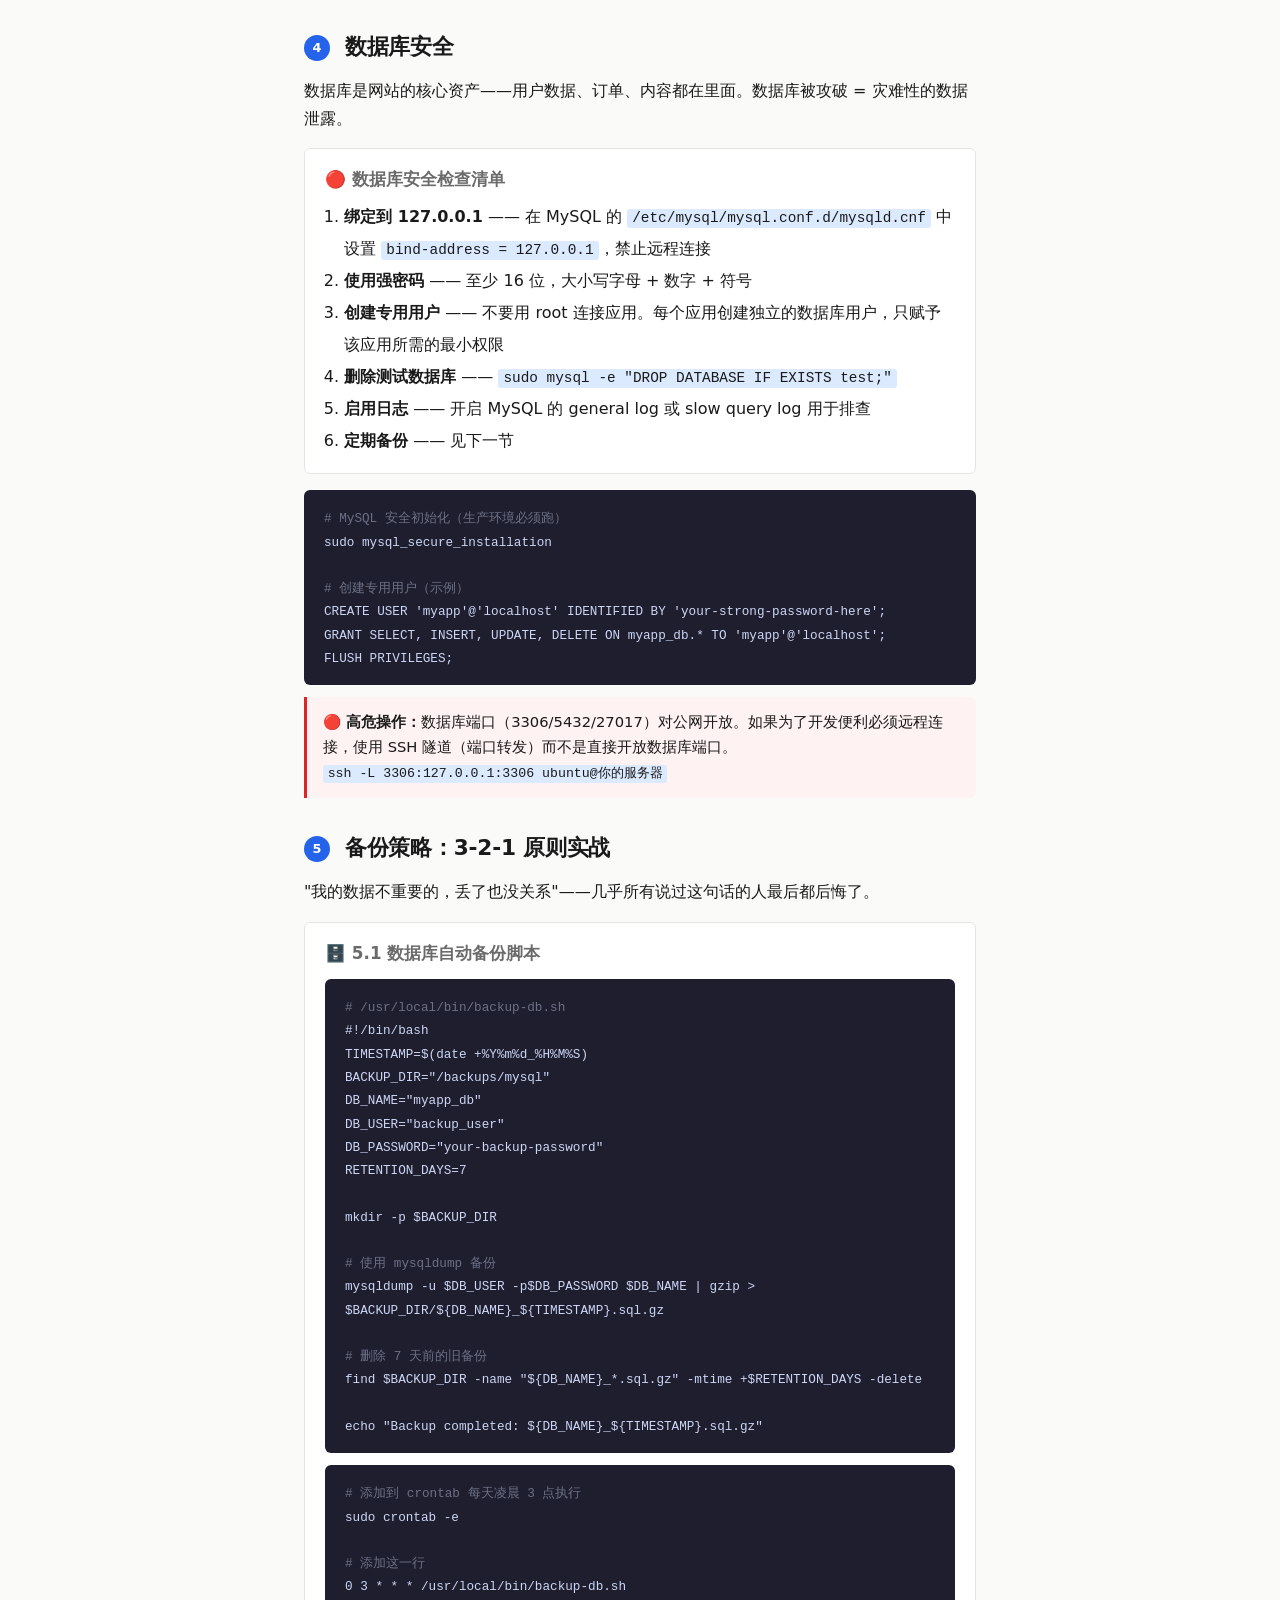
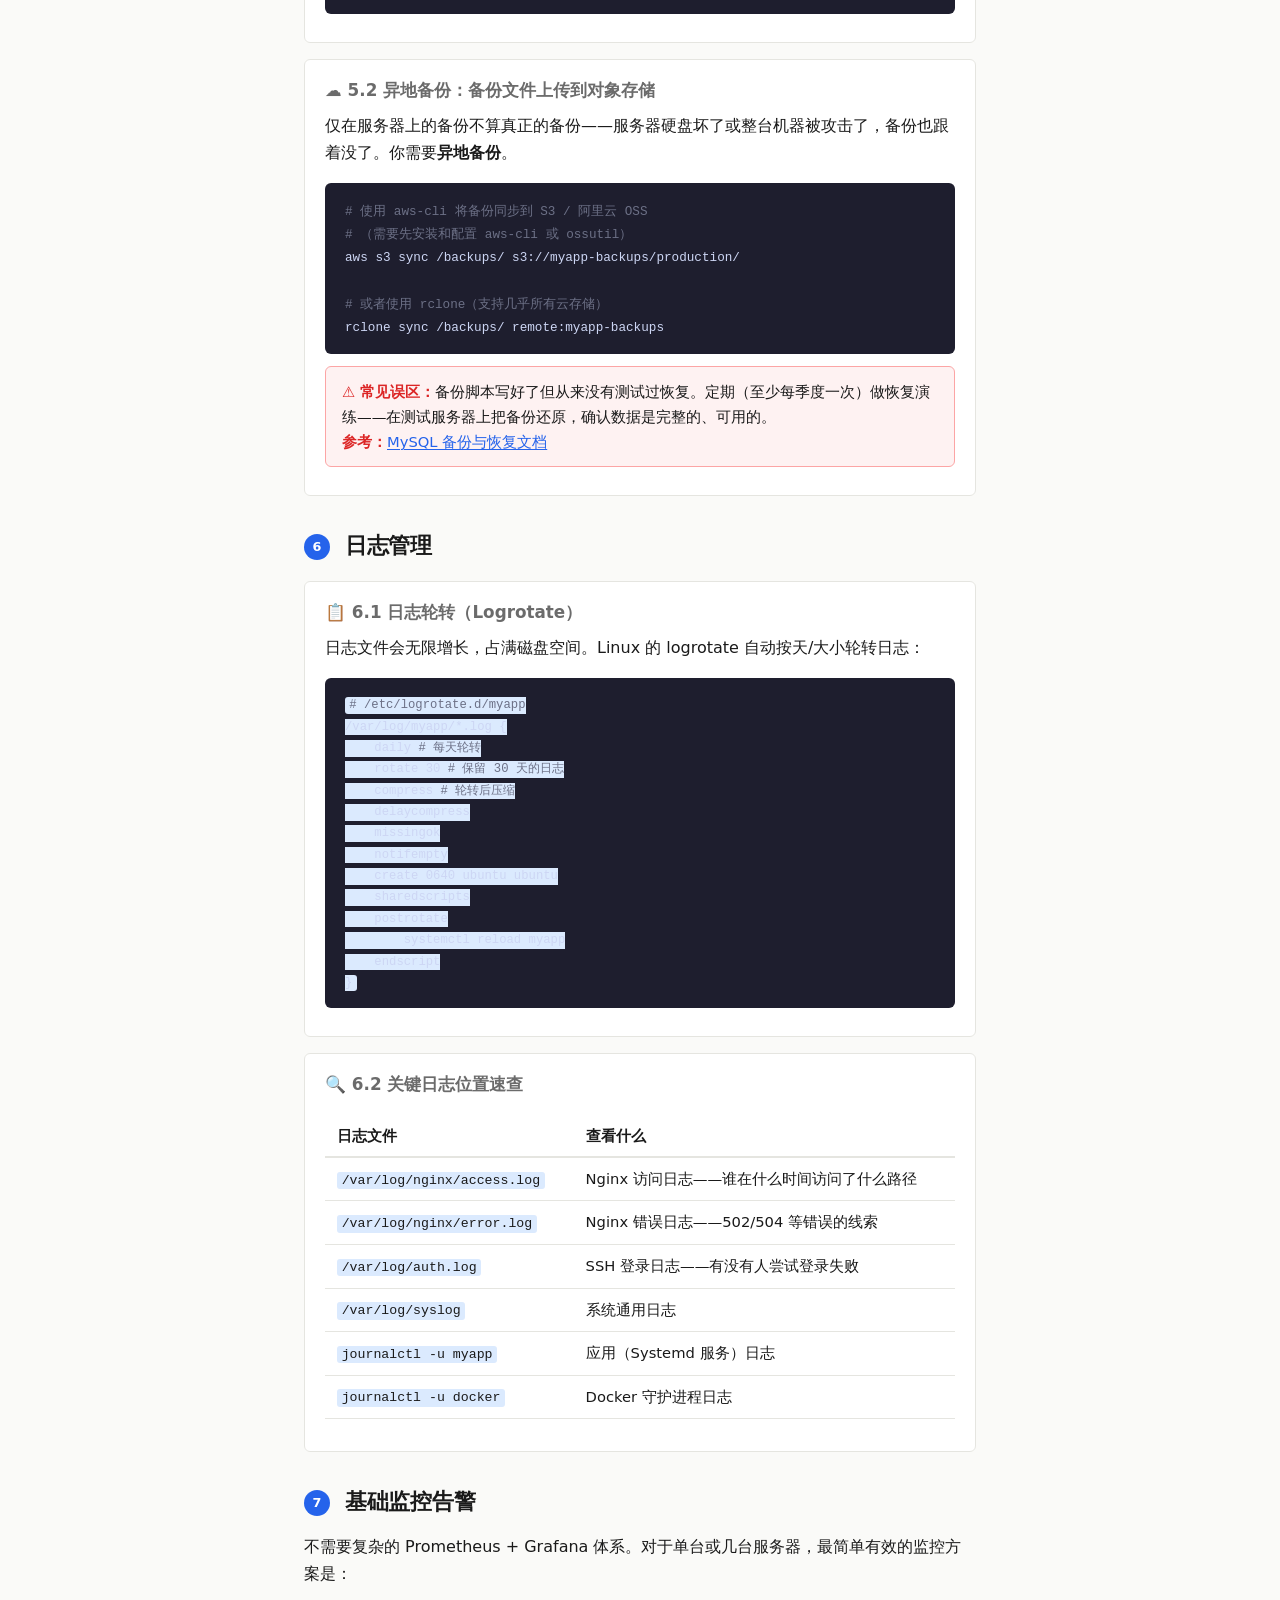
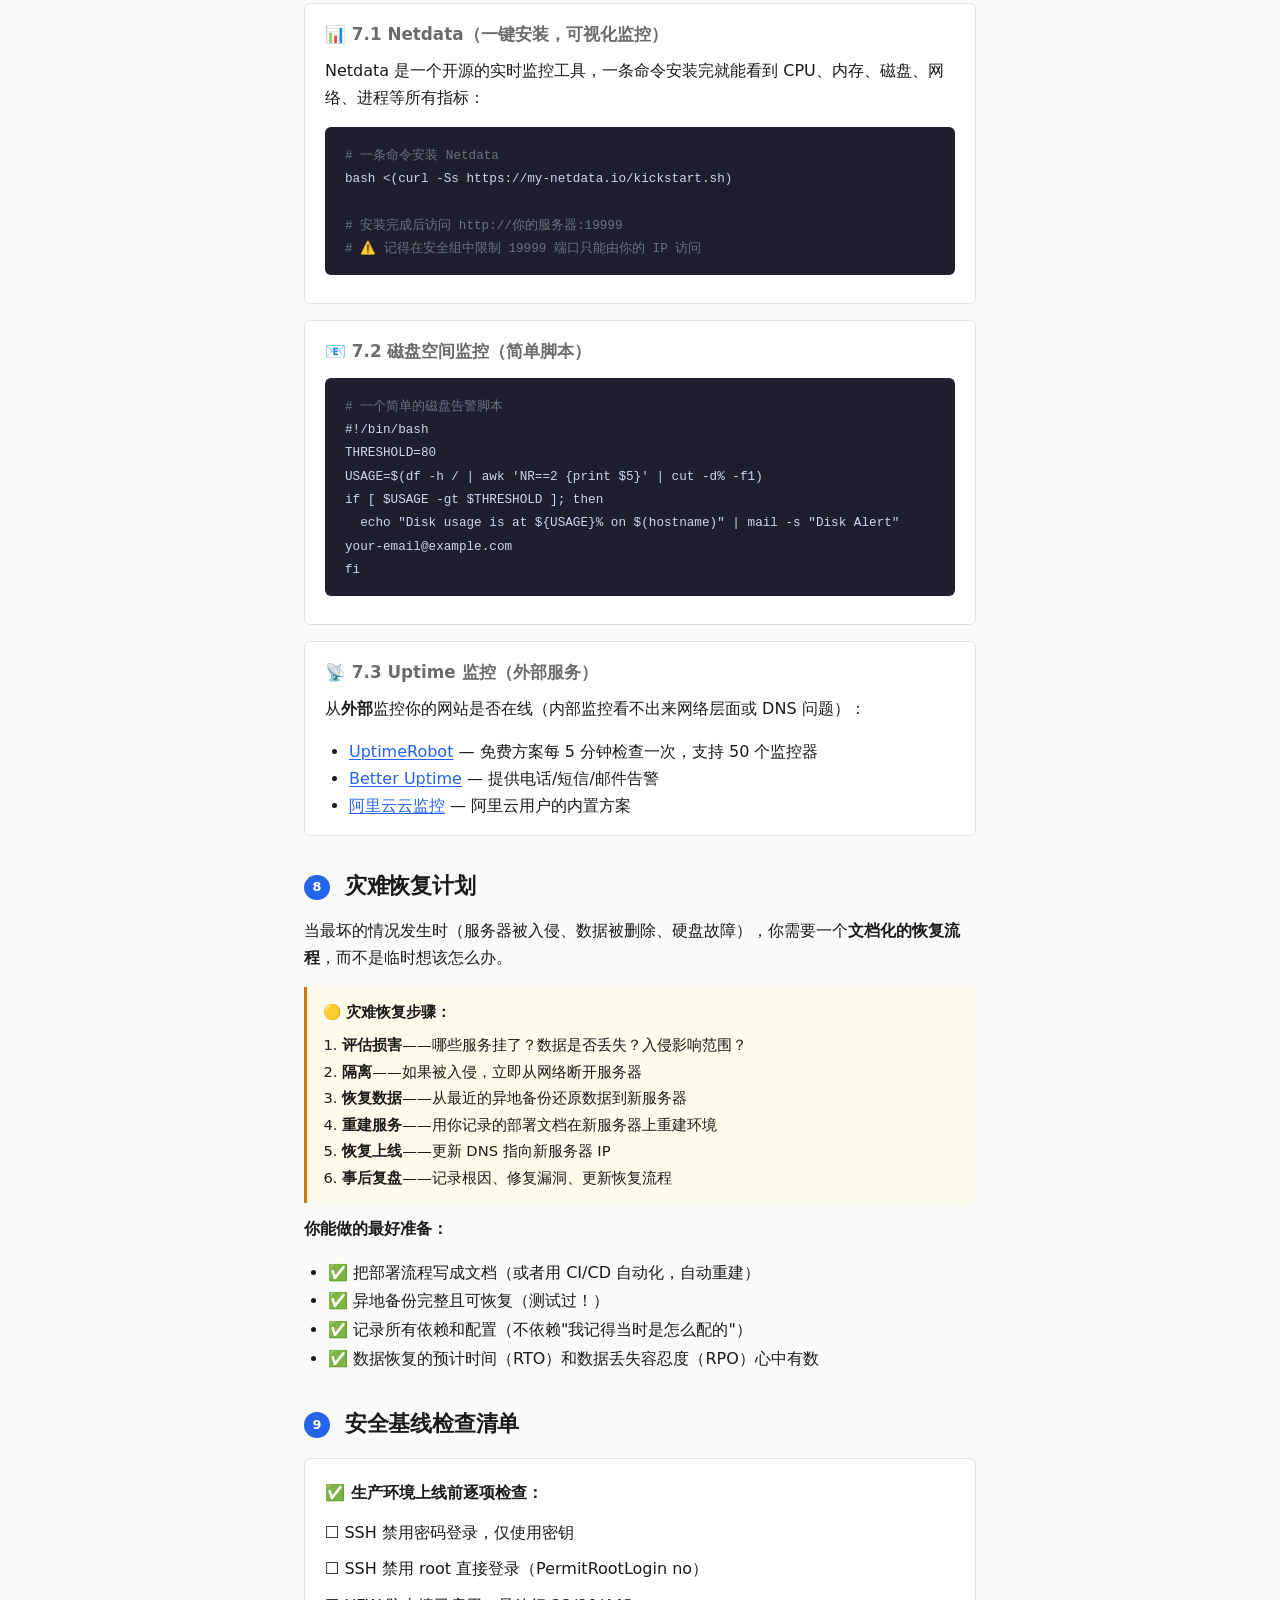
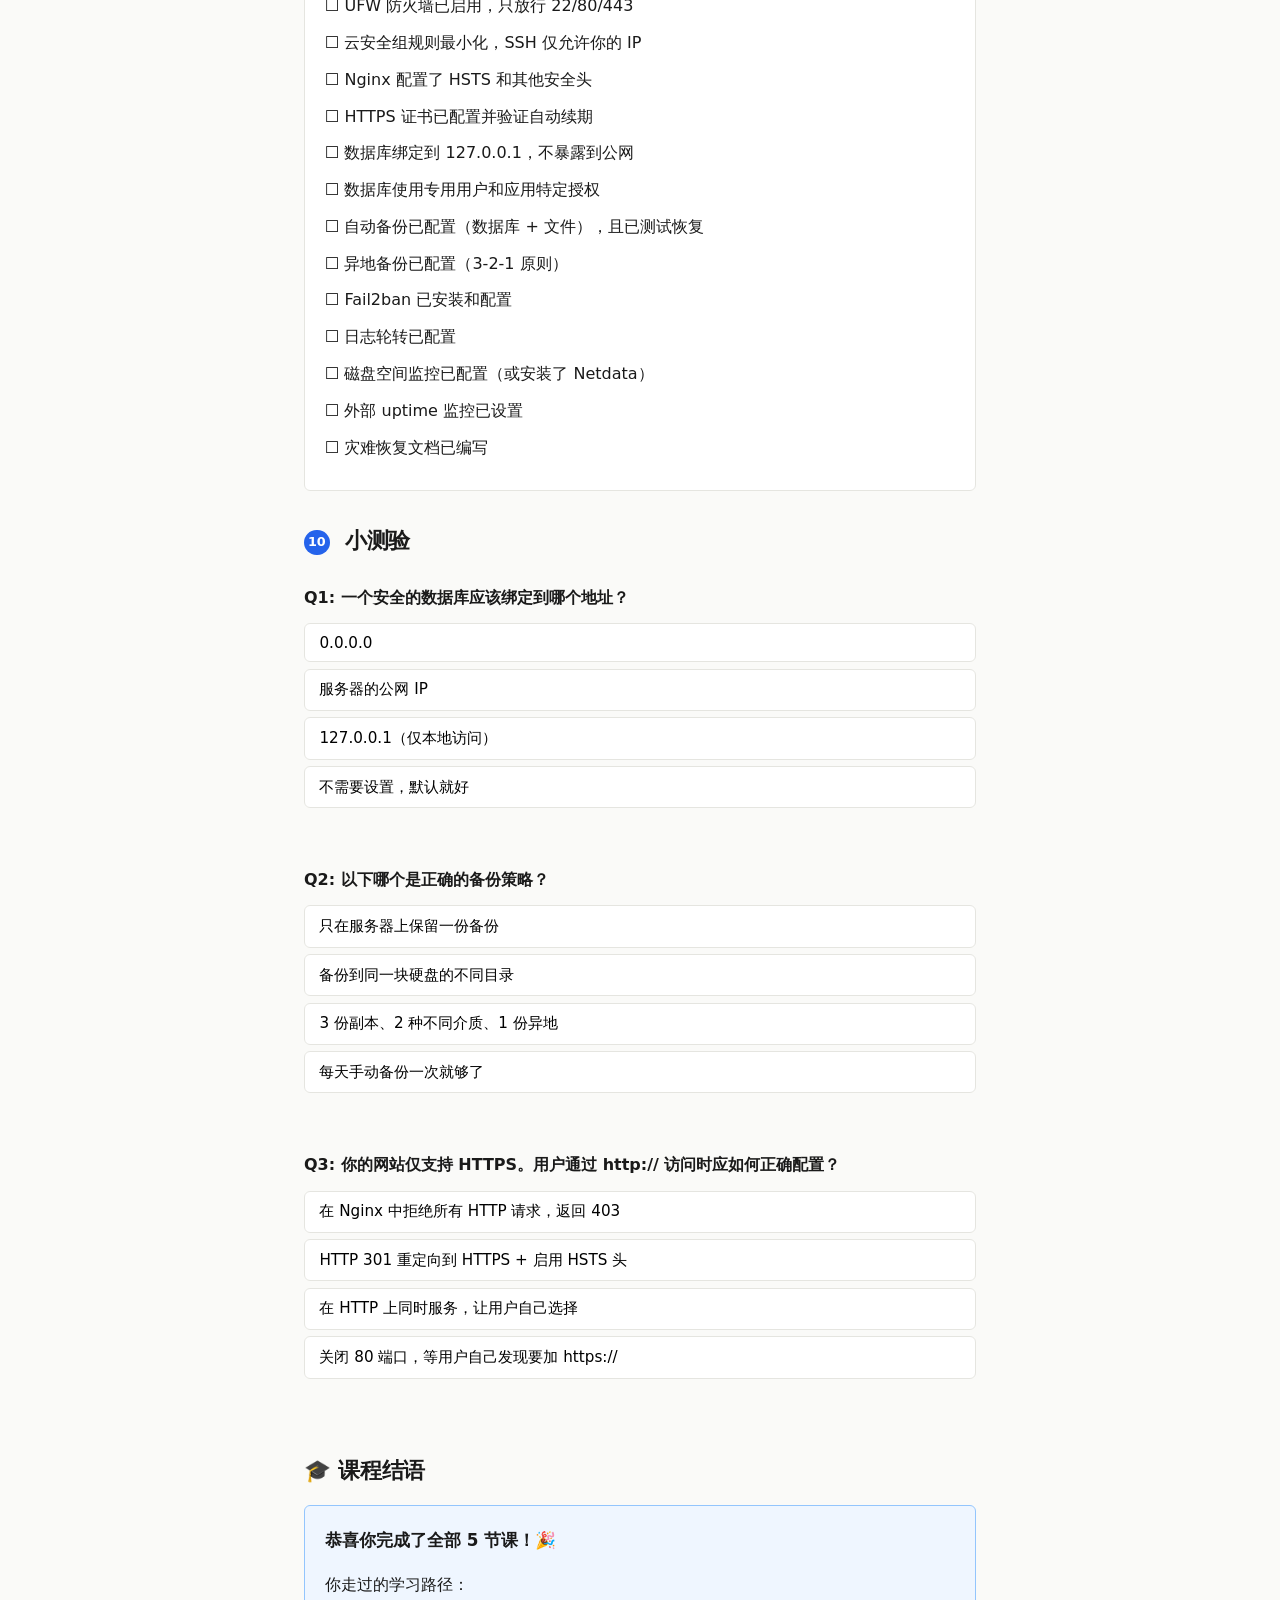
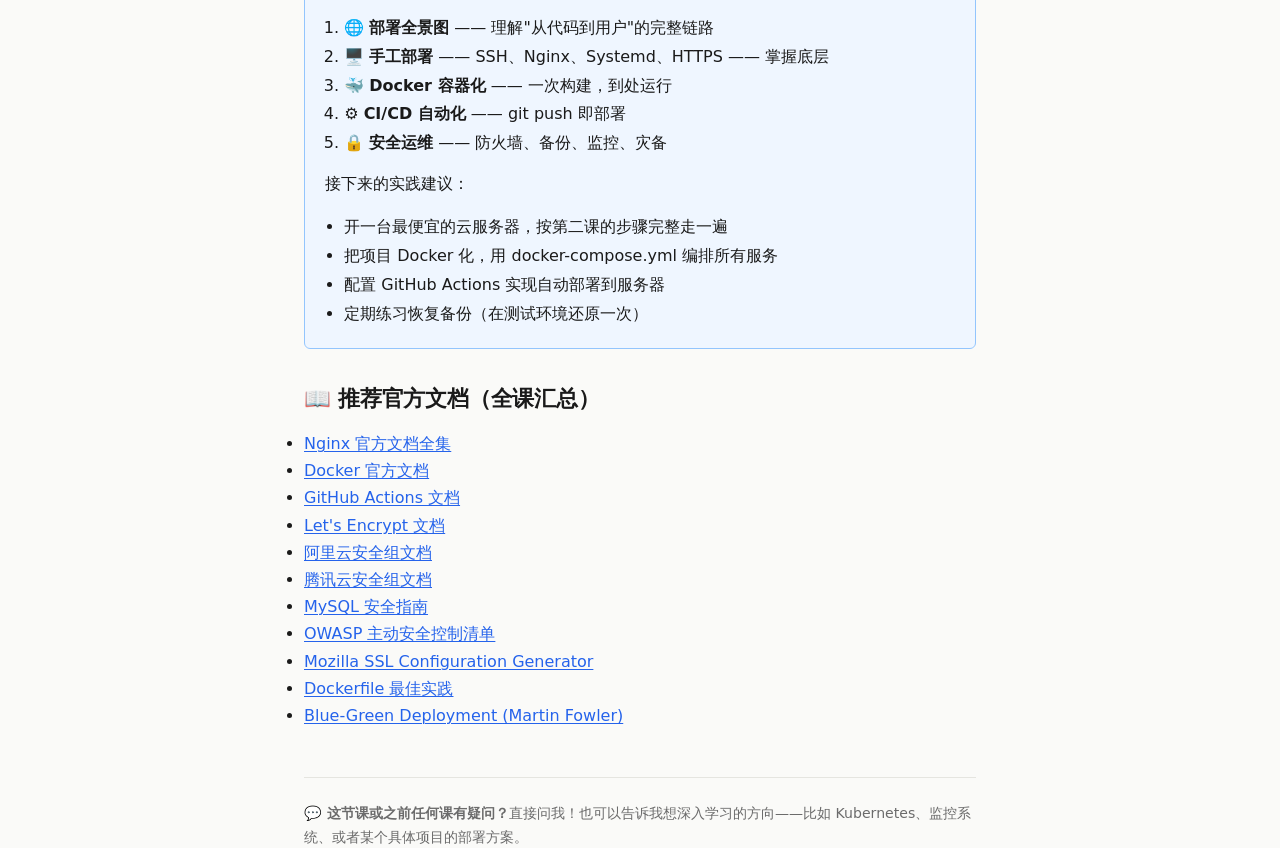
<file: lessons/0006-production-security.html>
<!DOCTYPE html>
<html lang="zh-CN">
<head>
<meta charset="UTF-8">
<meta name="viewport" content="width=device-width, initial-scale=1.0">
<title>第五课：生产环境安全加固与运维</title>
<link rel="stylesheet" href="../assets/base.css">
<style>
  .step-box { border-left: 3px solid var(--accent); padding: 0.5rem 0 0.5rem 1.25rem; margin: 1.5rem 0; }
  .step-box h3 { margin: 0 0 0.5rem; color: var(--accent); }
  .cmd-block { background: #1e1e2e; color: #cdd6f4; padding: 1rem 1.25rem; border-radius: var(--radius); overflow-x: auto; margin: 0.75rem 0; font-size: 0.88rem; line-height: 1.6; }
  .cmd-block code { background: none; padding: 0; color: inherit; }
  .cmd-comment { color: #6c7086; }
  .pitfall { background: #fef2f2; border: 1px solid #fca5a5; border-radius: var(--radius); padding: 0.75rem 1rem; margin: 0.75rem 0; font-size: 0.92rem; }
  .pitfall strong { color: var(--danger); }
  .config-sample { background: #1e1e2e; color: #cdd6f4; padding: 1rem 1.25rem; border-radius: var(--radius); overflow-x: auto; margin: 0.75rem 0; font-size: 0.85rem; line-height: 1.5; }
  .config-sample .comment { color: #6c7086; }
  .security-card { border: 1px solid var(--border); border-radius: var(--radius); padding: 1rem 1.25rem; margin: 1rem 0; background: var(--card-bg); }
  .security-card h3 { margin-top: 0; display: flex; align-items: center; gap: 0.4rem; }
  .severity-high { background: #fef2f2; border-left: 3px solid var(--danger); padding: 0.75rem 1rem; margin: 0.75rem 0; font-size: 0.92rem; border-radius: 0 var(--radius) var(--radius) 0; }
  .severity-medium { background: #fffbeb; border-left: 3px solid var(--warning); padding: 0.75rem 1rem; margin: 0.75rem 0; font-size: 0.92rem; border-radius: 0 var(--radius) var(--radius) 0; }
  .checklist-item { display: flex; align-items: flex-start; gap: 0.5rem; margin-bottom: 0.6rem; }
  .checklist-item input { margin-top: 0.25rem; }
</style>
</head>
<body>

<nav class="sidebar">
  <div class="sidebar-header"><a href="../reference/deployment-glossary.html">📖 课程导航</a></div>

  <div class="sidebar-section">
    <div class="sidebar-section-title">网站部署</div>
    <ul class="sidebar-links">
      <li><a href="0002-deployment-overview.html">🌐 第1课 部署全景</a></li>
      <li><a href="0007-local-vm.html">🖥️ 第2课 本地虚拟机</a></li>
      <li><a href="0003-traditional-deployment.html">🖥️ 第3课 手工部署</a></li>
      <li><a href="0004-docker-deployment.html">🐳 第4课 Docker</a></li>
      <li><a href="0005-cicd-automation.html">⚙️ 第5课 CI/CD</a></li>
      <li><a href="0006-production-security.html" class="active">🔒 第6课 安全运维</a></li>
    </ul>
  </div>

  <div class="sidebar-section">
    <div class="sidebar-section-title">参考 &amp; 旧课</div>
    <ul class="sidebar-links">
      <li><a href="../reference/deployment-glossary.html">📝 部署术语表</a></li>
      <li><a href="0001-what-is-sdk.html">📦 SDK 入门</a></li>
      <li><a href="../reference/sdk-glossary.html">📝 SDK 术语表</a></li>
    </ul>
  </div>
</nav>

<h1>🔒 第五课：生产环境安全加固与运维</h1>
<p style="color: var(--text-muted); font-size: 0.95rem;">预计阅读时间：15 分钟 &nbsp;|&nbsp; 难度：进阶 ⭐⭐⭐</p>

<div class="card" style="background: #fefce8; border-color: #facc15;">
  <strong>📋 本课目标：</strong>完成本课后，你应该能对一台生产服务器做完整的安全基线检查，知道如何配置防火墙、HSTS、自动备份、基础监控，并制定灾难恢复计划。
</div>

<h2><span class="section-num">1</span> 安全不是可选项</h2>

<p>很多开发者觉得"我的网站又没用户，没人会攻击的"——事实是：<strong>互联网上存在大量的自动化扫描脚本</strong>，它们无差别地扫描每个公网 IP。你的服务器在连上网的第一小时内就会收到 SSH 爆破尝试。</p>

<p>安全不是"等网站做大了再考虑"的事，而是<strong>从部署第一天起就要做的事</strong>。这节课会把之前各课提到的安全要点汇总，并深入覆盖你没注意到的关键领域。</p>

<h2><span class="section-num">2</span> 防火墙深度配置</h2>

<div class="security-card">
<h3>🔴 2.1 云安全组 + 服务器防火墙 = 双重防护</h3>
<p>很多人的误区是只配了云安全组或只配了 UFW。正确做法是<strong>两者都配</strong>——云安全组做第一道防线，服务器内部防火墙做第二道。</p>

<p><strong>云安全组建议规则（以阿里云为例）：</strong></p>
<div class="cmd-block">
<code><span class="cmd-comment"># 阿里云安全组规则配置建议</span><br><br>
<span class="cmd-comment"># 入站规则（Inbound）</span><br>
协议: TCP, 端口: 22,  源: 你的家庭/公司 IP（或 VPN IP）<span class="cmd-comment"># SSH 不要对全世界开放</span><br>
协议: TCP, 端口: 80,  源: 0.0.0.0/0              <span class="cmd-comment"># HTTP</span><br>
协议: TCP, 端口: 443, 源: 0.0.0.0/0              <span class="cmd-comment"># HTTPS</span><br><br>
<span class="cmd-comment"># 如果不需要直接 SSH，可用阿里云 ECS 的"会话管理"代替 SSH</span><br>
</code>
</div>

<p><strong>服务器内部 UFW 配置：</strong></p>
<div class="cmd-block">
<code><span class="cmd-comment"># 默认策略：拒绝所有入站，允许所有出站</span><br>
sudo ufw default deny incoming<br>
sudo ufw default allow outgoing<br><br>
<span class="cmd-comment"># 只放行必要的端口</span><br>
sudo ufw allow 22/tcp        <span class="cmd-comment"># SSH</span><br>
sudo ufw allow 80/tcp        <span class="cmd-comment"># HTTP</span><br>
sudo ufw allow 443/tcp       <span class="cmd-comment"># HTTPS</span><br><br>
<span class="cmd-comment"># 启用防火墙</span><br>
sudo ufw enable<br>
sudo ufw status verbose      <span class="cmd-comment"># 查看完整规则</span><br>
</code>
</div>
</div>

<div class="security-card">
<h3>🟡 2.2 Fail2ban：自动封禁恶意 IP</h3>
<p>即使你禁用了密码登录，SSH 端口仍然会被扫描。Fail2ban 监控日志文件，检测到多次失败尝试后自动封禁 IP：</p>

<div class="cmd-block">
<code>sudo apt install -y fail2ban<br><br>
<span class="cmd-comment"># 创建本地配置文件（不要直接改 /etc/fail2ban/jail.conf）</span><br>
sudo cp /etc/fail2ban/jail.conf /etc/fail2ban/jail.local<br><br>
<span class="cmd-comment"># 编辑 jail.local，找到 [sshd] 部分</span><br>
<span class="cmd-comment"># 确保以下设置：</span><br>
[sshd]<br>
enabled = true<br>
maxretry = 5           <span class="cmd-comment"># 5 次失败后封禁</span><br>
bantime = 3600         <span class="cmd-comment"># 封禁 1 小时（默认 600 秒）</span><br>
findtime = 600         <span class="cmd-comment"># 10 分钟内的失败计数</span><br><br>
sudo systemctl restart fail2ban<br>
sudo fail2ban-client status sshd  <span class="cmd-comment"># 查看封禁状态</span><br>
</code>
</div>

<div class="pitfall">
  <strong>⚠️ 常见误区：</strong>只配了 UFW 但没配安全组，或者反过来。攻击者只要突破一层就能进来。云安全组和 UFW 是<strong>互补关系</strong>。<br>
  <strong>参考：</strong><a href="https://help.aliyun.com/document_detail/25471.html" target="_blank">阿里云安全组文档</a> | <a href="https://help.ubuntu.com/community/UFW" target="_blank">UFW 文档</a> | <a href="https://github.com/fail2ban/fail2ban" target="_blank">Fail2ban GitHub</a>
</div>
</div>

<h2><span class="section-num">3</span> HTTPS 深度指南</h2>

<div class="security-card">
<h3>🟢 3.1 HSTS：强制浏览器走 HTTPS</h3>
<p>配置了 Certbot 后，用户如果输入 <code>http://</code> 仍然会被重定向到 HTTPS。但更好的做法是告诉浏览器"以后只走 HTTPS"：</p>

<div class="config-sample">
<code><span class="comment"># 在 Nginx 的 server block 中添加（certbot 配置的 443 区块里）</span><br>
add_header Strict-Transport-Security "max-age=63072000; includeSubDomains" always;<br><br>
<span class="comment"># max-age=63072000 秒（2 年）</span><br>
<span class="comment"># includeSubDomains 对所有子域名生效</span><br>
<span class="comment"># ⚠️ 确认所有子域名都支持 HTTPS 后再加 includeSubDomains</span><br>
</code>
</div>
</div>

<div class="security-card">
<h3>🟢 3.2 其他安全响应头</h3>
<div class="config-sample">
<code><span class="comment"># /etc/nginx/conf.d/security-headers.conf</span><br>
add_header X-Frame-Options "SAMEORIGIN" always;<br>
add_header X-Content-Type-Options "nosniff" always;<br>
add_header Referrer-Policy "strict-origin-when-cross-origin" always;<br>
add_header Permissions-Policy "camera=(), microphone=(), geolocation=()" always;<br>
</code>
</div>
<p>这些头信息帮助浏览器防范点击劫持、MIME 嗅探等常见攻击。</p>
</div>

<div class="security-card">
<h3>🟡 3.3 证书到期监控</h3>
<p>证书到期后网站会直接崩掉。设置一个简单的定时检查脚本：</p>
<div class="cmd-block">
<code><span class="cmd-comment"># 写一个简单的证书到期检查脚本</span><br>
cat > ~/check-cert.sh << 'EOF'<br>
#!/bin/bash<br>
DOMAIN="example.com"<br>
EXPIRY=$(echo | openssl s_client -servername $DOMAIN -connect $DOMAIN:443 2>/dev/null | openssl x509 -noout -enddate | cut -d= -f2)<br>
EXPIRY_EPOCH=$(date -d "$EXPIRY" +%s)<br>
NOW_EPOCH=$(date +%s)<br>
DAYS_LEFT=$(( ($EXPIRY_EPOCH - $NOW_EPOCH) / 86400 ))<br>
echo "Certificate for $DOMAIN expires in $DAYS_LEFT days"<br>
if [ $DAYS_LEFT -lt 7 ]; then echo "WARNING: Certificate expiring soon!"; fi<br>
EOF<br>
chmod +x ~/check-cert.sh<br>
./check-cert.sh<br>
</code>
</div>
</div>

<h2><span class="section-num">4</span> 数据库安全</h2>

<p>数据库是网站的核心资产——用户数据、订单、内容都在里面。数据库被攻破 = 灾难性的数据泄露。</p>

<div class="security-card">
<h3>🔴 数据库安全检查清单</h3>
<ol style="margin-left:1.2rem; line-height:2;">
  <li><strong>绑定到 127.0.0.1</strong> —— 在 MySQL 的 <code>/etc/mysql/mysql.conf.d/mysqld.cnf</code> 中设置 <code>bind-address = 127.0.0.1</code>，禁止远程连接</li>
  <li><strong>使用强密码</strong> —— 至少 16 位，大小写字母 + 数字 + 符号</li>
  <li><strong>创建专用用户</strong> —— 不要用 root 连接应用。每个应用创建独立的数据库用户，只赋予该应用所需的最小权限</li>
  <li><strong>删除测试数据库</strong> —— <code>sudo mysql -e "DROP DATABASE IF EXISTS test;"</code></li>
  <li><strong>启用日志</strong> —— 开启 MySQL 的 general log 或 slow query log 用于排查</li>
  <li><strong>定期备份</strong> —— 见下一节</li>
</ol>
</div>

<div class="cmd-block">
<code><span class="cmd-comment"># MySQL 安全初始化（生产环境必须跑）</span><br>
sudo mysql_secure_installation<br><br>
<span class="cmd-comment"># 创建专用用户（示例）</span><br>
CREATE USER 'myapp'@'localhost' IDENTIFIED BY 'your-strong-password-here';<br>
GRANT SELECT, INSERT, UPDATE, DELETE ON myapp_db.* TO 'myapp'@'localhost';<br>
FLUSH PRIVILEGES;<br>
</code>
</div>

<div class="severity-high">
  <strong>🔴 高危操作：</strong>数据库端口（3306/5432/27017）对公网开放。如果为了开发便利必须远程连接，使用 SSH 隧道（端口转发）而不是直接开放数据库端口。<br>
  <code>ssh -L 3306:127.0.0.1:3306 ubuntu@你的服务器</code>
</div>

<h2><span class="section-num">5</span> 备份策略：3-2-1 原则实战</h2>

<p>"我的数据不重要的，丢了也没关系"——几乎所有说过这句话的人最后都后悔了。</p>

<div class="security-card">
<h3>🗄️ 5.1 数据库自动备份脚本</h3>
<div class="cmd-block">
<code><span class="cmd-comment"># /usr/local/bin/backup-db.sh</span><br>
#!/bin/bash<br>
TIMESTAMP=$(date +%Y%m%d_%H%M%S)<br>
BACKUP_DIR="/backups/mysql"<br>
DB_NAME="myapp_db"<br>
DB_USER="backup_user"<br>
DB_PASSWORD="your-backup-password"<br>
RETENTION_DAYS=7<br><br>
mkdir -p $BACKUP_DIR<br><br>
<span class="cmd-comment"># 使用 mysqldump 备份</span><br>
mysqldump -u $DB_USER -p$DB_PASSWORD $DB_NAME | gzip > $BACKUP_DIR/${DB_NAME}_${TIMESTAMP}.sql.gz<br><br>
<span class="cmd-comment"># 删除 7 天前的旧备份</span><br>
find $BACKUP_DIR -name "${DB_NAME}_*.sql.gz" -mtime +$RETENTION_DAYS -delete<br><br>
echo "Backup completed: ${DB_NAME}_${TIMESTAMP}.sql.gz"<br>
</code>
</div>

<div class="cmd-block">
<code><span class="cmd-comment"># 添加到 crontab 每天凌晨 3 点执行</span><br>
sudo crontab -e<br><br>
<span class="cmd-comment"># 添加这一行</span><br>
0 3 * * * /usr/local/bin/backup-db.sh<br>
</code>
</div>
</div>

<div class="security-card">
<h3>☁️ 5.2 异地备份：备份文件上传到对象存储</h3>
<p>仅在服务器上的备份不算真正的备份——服务器硬盘坏了或整台机器被攻击了，备份也跟着没了。你需要<strong>异地备份</strong>。</p>
<div class="cmd-block">
<code><span class="cmd-comment"># 使用 aws-cli 将备份同步到 S3 / 阿里云 OSS</span><br>
<span class="cmd-comment"># （需要先安装和配置 aws-cli 或 ossutil）</span><br>
aws s3 sync /backups/ s3://myapp-backups/production/<br><br>
<span class="cmd-comment"># 或者使用 rclone（支持几乎所有云存储）</span><br>
rclone sync /backups/ remote:myapp-backups<br>
</code>
</div>

<div class="pitfall">
  <strong>⚠️ 常见误区：</strong>备份脚本写好了但从来没有测试过恢复。定期（至少每季度一次）做恢复演练——在测试服务器上把备份还原，确认数据是完整的、可用的。<br>
  <strong>参考：</strong><a href="https://dev.mysql.com/doc/refman/8.0/en/backup-and-recovery.html" target="_blank">MySQL 备份与恢复文档</a>
</div>
</div>

<h2><span class="section-num">6</span> 日志管理</h2>

<div class="security-card">
<h3>📋 6.1 日志轮转（Logrotate）</h3>
<p>日志文件会无限增长，占满磁盘空间。Linux 的 logrotate 自动按天/大小轮转日志：</p>
<div class="config-sample">
<code><span class="comment"># /etc/logrotate.d/myapp</span><br>
/var/log/myapp/*.log {<br>
&nbsp;&nbsp;&nbsp;&nbsp;daily<span class="comment">              # 每天轮转</span><br>
&nbsp;&nbsp;&nbsp;&nbsp;rotate 30<span class="comment">            # 保留 30 天的日志</span><br>
&nbsp;&nbsp;&nbsp;&nbsp;compress<span class="comment">            # 轮转后压缩</span><br>
&nbsp;&nbsp;&nbsp;&nbsp;delaycompress<br>
&nbsp;&nbsp;&nbsp;&nbsp;missingok<br>
&nbsp;&nbsp;&nbsp;&nbsp;notifempty<br>
&nbsp;&nbsp;&nbsp;&nbsp;create 0640 ubuntu ubuntu<br>
&nbsp;&nbsp;&nbsp;&nbsp;sharedscripts<br>
&nbsp;&nbsp;&nbsp;&nbsp;postrotate<br>
&nbsp;&nbsp;&nbsp;&nbsp;&nbsp;&nbsp;&nbsp;&nbsp;systemctl reload myapp<br>
&nbsp;&nbsp;&nbsp;&nbsp;endscript<br>
}</code>
</div>
</div>

<div class="security-card">
<h3>🔍 6.2 关键日志位置速查</h3>
<table class="compare-table">
  <thead><tr><th>日志文件</th><th>查看什么</th></tr></thead>
  <tbody>
    <tr><td><code>/var/log/nginx/access.log</code></td><td>Nginx 访问日志——谁在什么时间访问了什么路径</td></tr>
    <tr><td><code>/var/log/nginx/error.log</code></td><td>Nginx 错误日志——502/504 等错误的线索</td></tr>
    <tr><td><code>/var/log/auth.log</code></td><td>SSH 登录日志——有没有人尝试登录失败</td></tr>
    <tr><td><code>/var/log/syslog</code></td><td>系统通用日志</td></tr>
    <tr><td><code>journalctl -u myapp</code></td><td>应用（Systemd 服务）日志</td></tr>
    <tr><td><code>journalctl -u docker</code></td><td>Docker 守护进程日志</td></tr>
  </tbody>
</table>
</div>

<h2><span class="section-num">7</span> 基础监控告警</h2>

<p>不需要复杂的 Prometheus + Grafana 体系。对于单台或几台服务器，最简单有效的监控方案是：</p>

<div class="security-card">
<h3>📊 7.1 Netdata（一键安装，可视化监控）</h3>
<p>Netdata 是一个开源的实时监控工具，一条命令安装完就能看到 CPU、内存、磁盘、网络、进程等所有指标：</p>
<div class="cmd-block">
<code><span class="cmd-comment"># 一条命令安装 Netdata</span><br>
bash <(curl -Ss https://my-netdata.io/kickstart.sh)<br><br>
<span class="cmd-comment"># 安装完成后访问 http://你的服务器:19999</span><br>
<span class="cmd-comment"># ⚠️ 记得在安全组中限制 19999 端口只能由你的 IP 访问</span><br>
</code>
</div>
</div>

<div class="security-card">
<h3>📧 7.2 磁盘空间监控（简单脚本）</h3>
<div class="cmd-block">
<code><span class="cmd-comment"># 一个简单的磁盘告警脚本</span><br>
#!/bin/bash<br>
THRESHOLD=80<br>
USAGE=$(df -h / | awk 'NR==2 {print $5}' | cut -d% -f1)<br>
if [ $USAGE -gt $THRESHOLD ]; then<br>
&nbsp;&nbsp;echo "Disk usage is at ${USAGE}% on $(hostname)" | mail -s "Disk Alert" your-email@example.com<br>
fi<br>
</code>
</div>
</div>

<div class="security-card">
<h3>📡 7.3 Uptime 监控（外部服务）</h3>
<p>从<strong>外部</strong>监控你的网站是否在线（内部监控看不出来网络层面或 DNS 问题）：</p>
<ul style="margin-left:1.5rem;">
  <li><a href="https://uptimerobot.com/" target="_blank">UptimeRobot</a> — 免费方案每 5 分钟检查一次，支持 50 个监控器</li>
  <li><a href="https://betterstack.com/uptime" target="_blank">Better Uptime</a> — 提供电话/短信/邮件告警</li>
  <li><a href="https://www.aliyun.com/product/jiankong" target="_blank">阿里云云监控</a> — 阿里云用户的内置方案</li>
</ul>
</div>

<h2><span class="section-num">8</span> 灾难恢复计划</h2>

<p>当最坏的情况发生时（服务器被入侵、数据被删除、硬盘故障），你需要一个<strong>文档化的恢复流程</strong>，而不是临时想该怎么办。</p>

<div class="severity-medium">
  <strong>🟡 灾难恢复步骤：</strong>
  <ol style="margin-top:0.5rem;margin-left:1.2rem;line-height:1.8;">
    <li><strong>评估损害</strong>——哪些服务挂了？数据是否丢失？入侵影响范围？</li>
    <li><strong>隔离</strong>——如果被入侵，立即从网络断开服务器</li>
    <li><strong>恢复数据</strong>——从最近的异地备份还原数据到新服务器</li>
    <li><strong>重建服务</strong>——用你记录的部署文档在新服务器上重建环境</li>
    <li><strong>恢复上线</strong>——更新 DNS 指向新服务器 IP</li>
    <li><strong>事后复盘</strong>——记录根因、修复漏洞、更新恢复流程</li>
  </ol>
</div>

<p><strong>你能做的最好准备：</strong></p>
<ul style="margin-left:1.5rem;margin-bottom:1rem;line-height:1.8;">
  <li>✅ 把部署流程写成文档（或者用 CI/CD 自动化，自动重建）</li>
  <li>✅ 异地备份完整且可恢复（测试过！）</li>
  <li>✅ 记录所有依赖和配置（不依赖"我记得当时是怎么配的"）</li>
  <li>✅ 数据恢复的预计时间（RTO）和数据丢失容忍度（RPO）心中有数</li>
</ul>

<h2><span class="section-num">9</span> 安全基线检查清单</h2>

<div class="card">
  <p style="font-weight:600;margin-bottom:0.75rem;">✅ 生产环境上线前逐项检查：</p>
  <div class="checklist-item">☐ SSH 禁用密码登录，仅使用密钥</div>
  <div class="checklist-item">☐ SSH 禁用 root 直接登录（PermitRootLogin no）</div>
  <div class="checklist-item">☐ UFW 防火墙已启用，只放行 22/80/443</div>
  <div class="checklist-item">☐ 云安全组规则最小化，SSH 仅允许你的 IP</div>
  <div class="checklist-item">☐ Nginx 配置了 HSTS 和其他安全头</div>
  <div class="checklist-item">☐ HTTPS 证书已配置并验证自动续期</div>
  <div class="checklist-item">☐ 数据库绑定到 127.0.0.1，不暴露到公网</div>
  <div class="checklist-item">☐ 数据库使用专用用户和应用特定授权</div>
  <div class="checklist-item">☐ 自动备份已配置（数据库 + 文件），且已测试恢复</div>
  <div class="checklist-item">☐ 异地备份已配置（3-2-1 原则）</div>
  <div class="checklist-item">☐ Fail2ban 已安装和配置</div>
  <div class="checklist-item">☐ 日志轮转已配置</div>
  <div class="checklist-item">☐ 磁盘空间监控已配置（或安装了 Netdata）</div>
  <div class="checklist-item">☐ 外部 uptime 监控已设置</div>
  <div class="checklist-item">☐ 灾难恢复文档已编写</div>
</div>

<h2><span class="section-num">10</span> 小测验</h2>

<div class="quiz" id="q1">
  <p class="quiz-question">Q1: 一个安全的数据库应该绑定到哪个地址？</p>
  <ul class="quiz-options">
    <li><button onclick="check('q1',this,'wrong')">0.0.0.0</button></li>
    <li><button onclick="check('q1',this,'wrong')">服务器的公网 IP</button></li>
    <li><button onclick="check('q1',this,'correct')】">127.0.0.1（仅本地访问）</button></li>
    <li><button onclick="check('q1',this,'wrong')】">不需要设置，默认就好</button></li>
  </ul>
  <div id="q1-fb" class="quiz-feedback"></div>
</div>

<div class="quiz" id="q2">
  <p class="quiz-question">Q2: 以下哪个是正确的备份策略？</p>
  <ul class="quiz-options">
    <li><button onclick="check('q2',this,'wrong')】">只在服务器上保留一份备份</button></li>
    <li><button onclick="check('q2',this,'wrong')】">备份到同一块硬盘的不同目录</button></li>
    <li><button onclick="check('q2',this,'correct')】">3 份副本、2 种不同介质、1 份异地</button></li>
    <li><button onclick="check('q2',this,'wrong')】">每天手动备份一次就够了</button></li>
  </ul>
  <div id="q2-fb" class="quiz-feedback"></div>
</div>

<div class="quiz" id="q3">
  <p class="quiz-question">Q3: 你的网站仅支持 HTTPS。用户通过 http:// 访问时应如何正确配置？</p>
  <ul class="quiz-options">
    <li><button onclick="check('q3',this,'wrong')】">在 Nginx 中拒绝所有 HTTP 请求，返回 403</button></li>
    <li><button onclick="check('q3',this,'correct')】">HTTP 301 重定向到 HTTPS + 启用 HSTS 头</button></li>
    <li><button onclick="check('q3',this,'wrong')】">在 HTTP 上同时服务，让用户自己选择</button></li>
    <li><button onclick="check('q3',this,'wrong')】">关闭 80 端口，等用户自己发现要加 https://</button></li>
  </ul>
  <div id="q3-fb" class="quiz-feedback"></div>
</div>

<script>
function check(quizId, btn, result) {
  const quiz = document.getElementById(quizId);
  const buttons = quiz.querySelectorAll('button');
  buttons.forEach(b => { b.classList.add(b === btn ? result : ''); b.disabled = true; });
  const fb = document.getElementById(quizId + '-fb');
  const explanations = {
    'q1': '数据库绑定到 127.0.0.1 意味着只有本机上的应用能连接。任何远程连接请求都会被拒绝。这是保护数据库最重要的一步。',
    'q2': '3-2-1 原则是行业标准：3 份副本（1 份生产 + 2 份备份）、2 种介质（如本地磁盘 + 云存储）、1 份异地（不同机房/云厂商）。确保任何单一故障不会导致数据丢失。',
    'q3': '标准做法是：HTTP (80) 返回 301 重定向到 HTTPS 对应 URL，同时在 HTTPS 响应中设置 HSTS 头，告诉浏览器下次自动升级为 HTTPS。'
  };
  if (result === 'correct') {
    fb.innerHTML = '✅ 正确！ ' + explanations[quizId];
    fb.className = 'quiz-feedback correct-fb';
  } else {
    fb.innerHTML = '❌ ' + explanations[quizId];
    fb.className = 'quiz-feedback wrong-fb';
  }
}
</script>

<h2 style="margin-top:2.5rem;">🎓 课程结语</h2>

<div class="card" style="background: #eff6ff; border-color: #93c5fd;">
  <p style="font-weight:600;font-size:1.05rem;">恭喜你完成了全部 5 节课！🎉</p>
  <p>你走过的学习路径：</p>
  <ol style="margin-left:1.2rem; line-height:1.8;">
    <li>🌐 <strong>部署全景图</strong> —— 理解"从代码到用户"的完整链路</li>
    <li>🖥️ <strong>手工部署</strong> —— SSH、Nginx、Systemd、HTTPS —— 掌握底层</li>
    <li>🐳 <strong>Docker 容器化</strong> —— 一次构建，到处运行</li>
    <li>⚙️ <strong>CI/CD 自动化</strong> —— git push 即部署</li>
    <li>🔒 <strong>安全运维</strong> —— 防火墙、备份、监控、灾备</li>
  </ol>
  <p style="margin-top:0.75rem;">接下来的实践建议：</p>
  <ul style="margin-left:1.2rem; line-height:1.8;">
    <li>开一台最便宜的云服务器，按第二课的步骤完整走一遍</li>
    <li>把项目 Docker 化，用 docker-compose.yml 编排所有服务</li>
    <li>配置 GitHub Actions 实现自动部署到服务器</li>
    <li>定期练习恢复备份（在测试环境还原一次）</li>
  </ul>
</div>

<h2>📖 推荐官方文档（全课汇总）</h2>
<ul>
  <li><a href="https://nginx.org/en/docs/" target="_blank">Nginx 官方文档全集</a></li>
  <li><a href="https://docs.docker.com/" target="_blank">Docker 官方文档</a></li>
  <li><a href="https://docs.github.com/en/actions" target="_blank">GitHub Actions 文档</a></li>
  <li><a href="https://letsencrypt.org/zh-cn/docs/" target="_blank">Let's Encrypt 文档</a></li>
  <li><a href="https://help.aliyun.com/document_detail/25471.html" target="_blank">阿里云安全组文档</a></li>
  <li><a href="https://cloud.tencent.com/document/product/215/20089" target="_blank">腾讯云安全组文档</a></li>
  <li><a href="https://dev.mysql.com/doc/refman/8.0/en/security.html" target="_blank">MySQL 安全指南</a></li>
  <li><a href="https://owasp.org/www-project-proactive-controls/" target="_blank">OWASP 主动安全控制清单</a></li>
  <li><a href="https://ssl-config.mozilla.org/" target="_blank">Mozilla SSL Configuration Generator</a></li>
  <li><a href="https://docs.docker.com/develop/develop-images/dockerfile_best-practices/" target="_blank">Dockerfile 最佳实践</a></li>
  <li><a href="https://martinfowler.com/bliki/BlueGreenDeployment.html" target="_blank">Blue-Green Deployment (Martin Fowler)</a></li>
</ul>

<div class="lesson-footer">
  <p><strong>💬 这节课或之前任何课有疑问？</strong>直接问我！也可以告诉我想深入学习的方向——比如 Kubernetes、监控系统、或者某个具体项目的部署方案。</p>
  <p style="margin-top:0.5rem;">
    <a href="../reference/deployment-glossary.html">📝 部署术语表</a> &nbsp;|&nbsp;
    <a href="0005-cicd-automation.html">← 第四课：CI/CD</a> &nbsp;|&nbsp;
    <a href="0006-production-security.html">📖 第五课</a>
  </p>
</div>

</body>
</html>
</file>
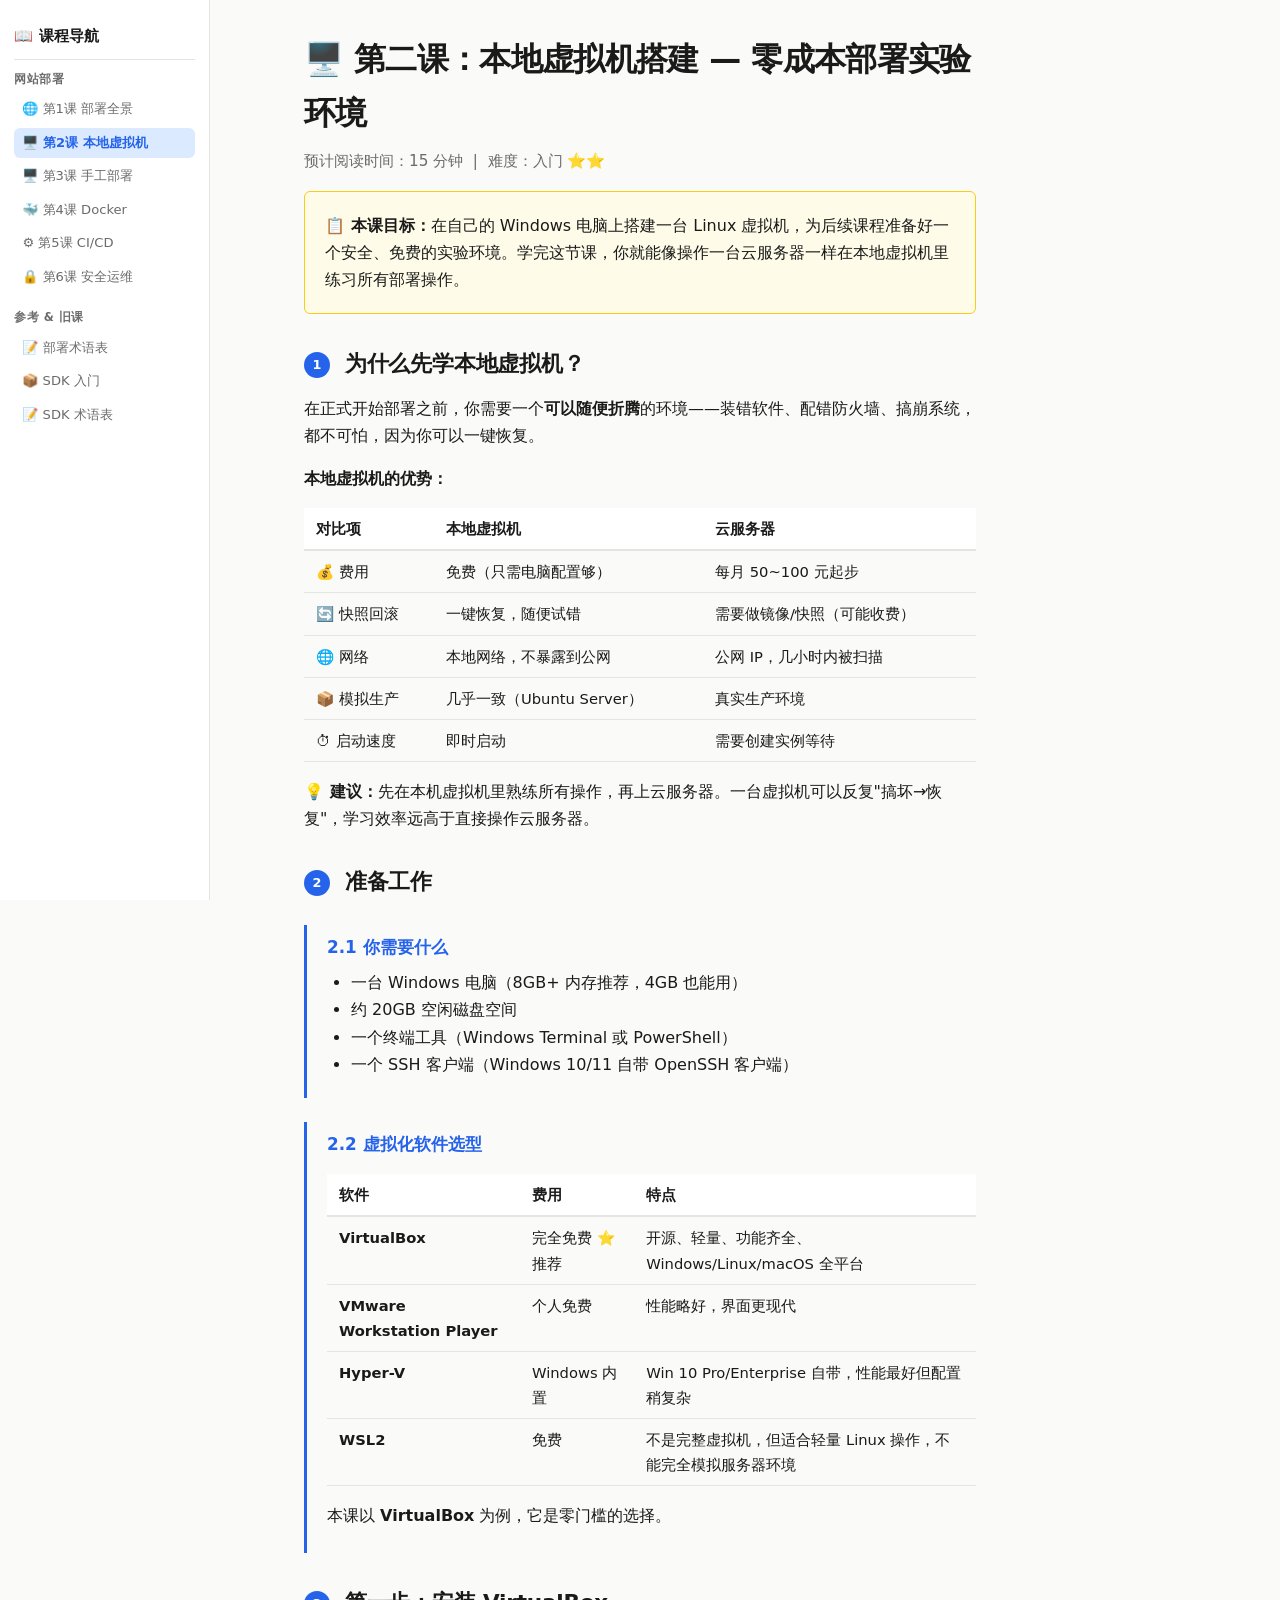
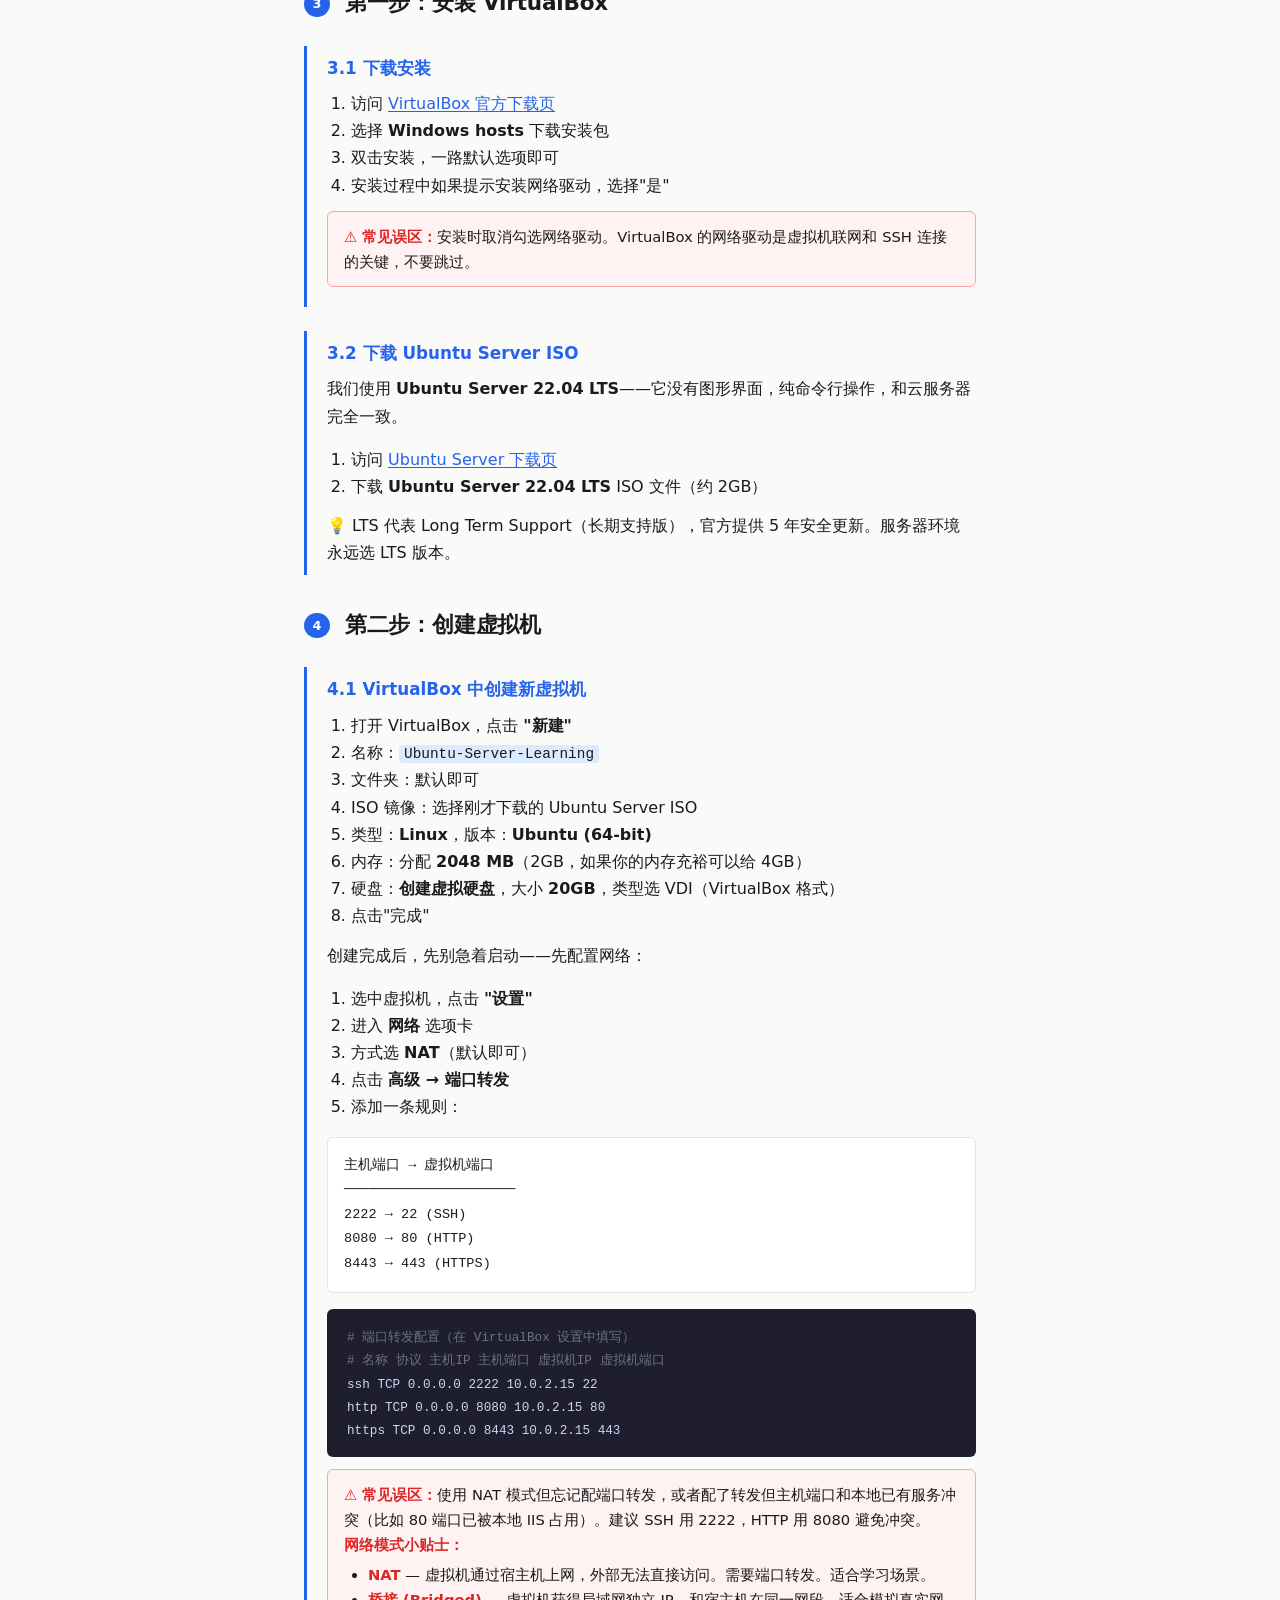
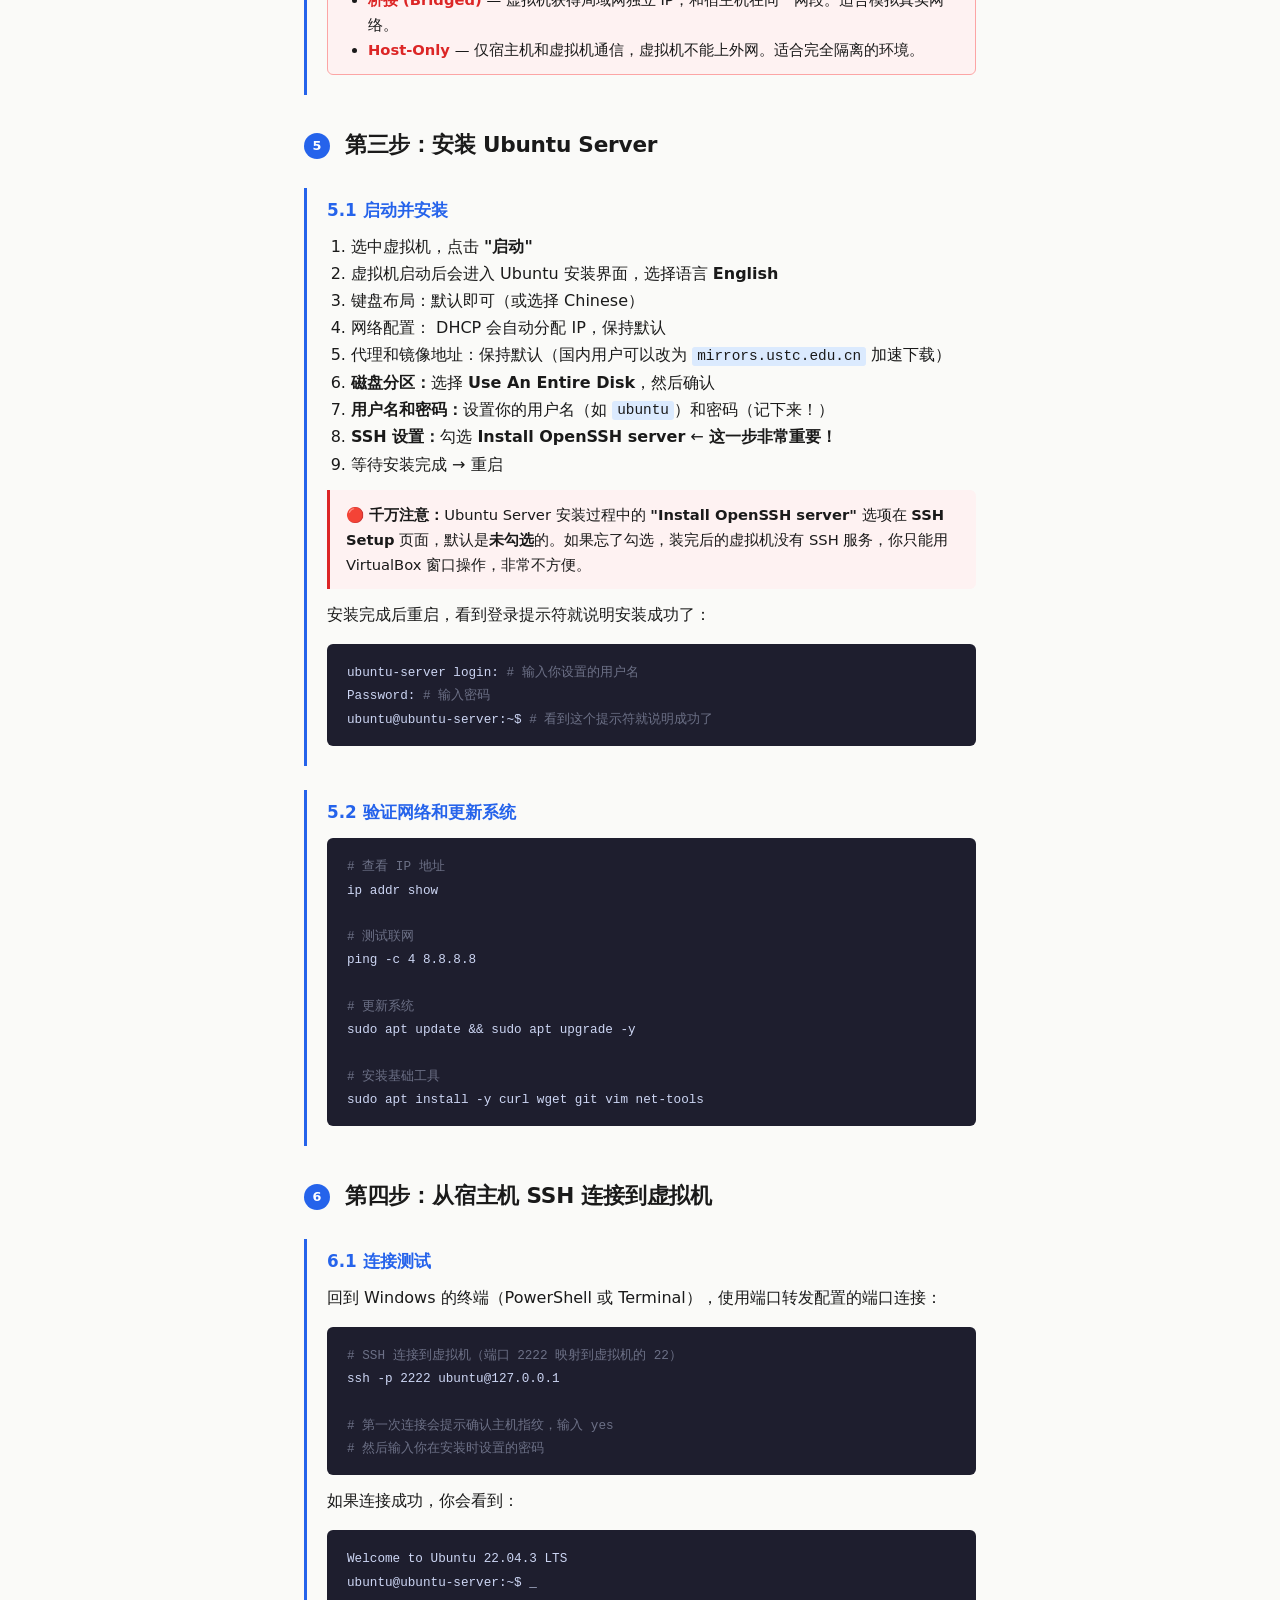
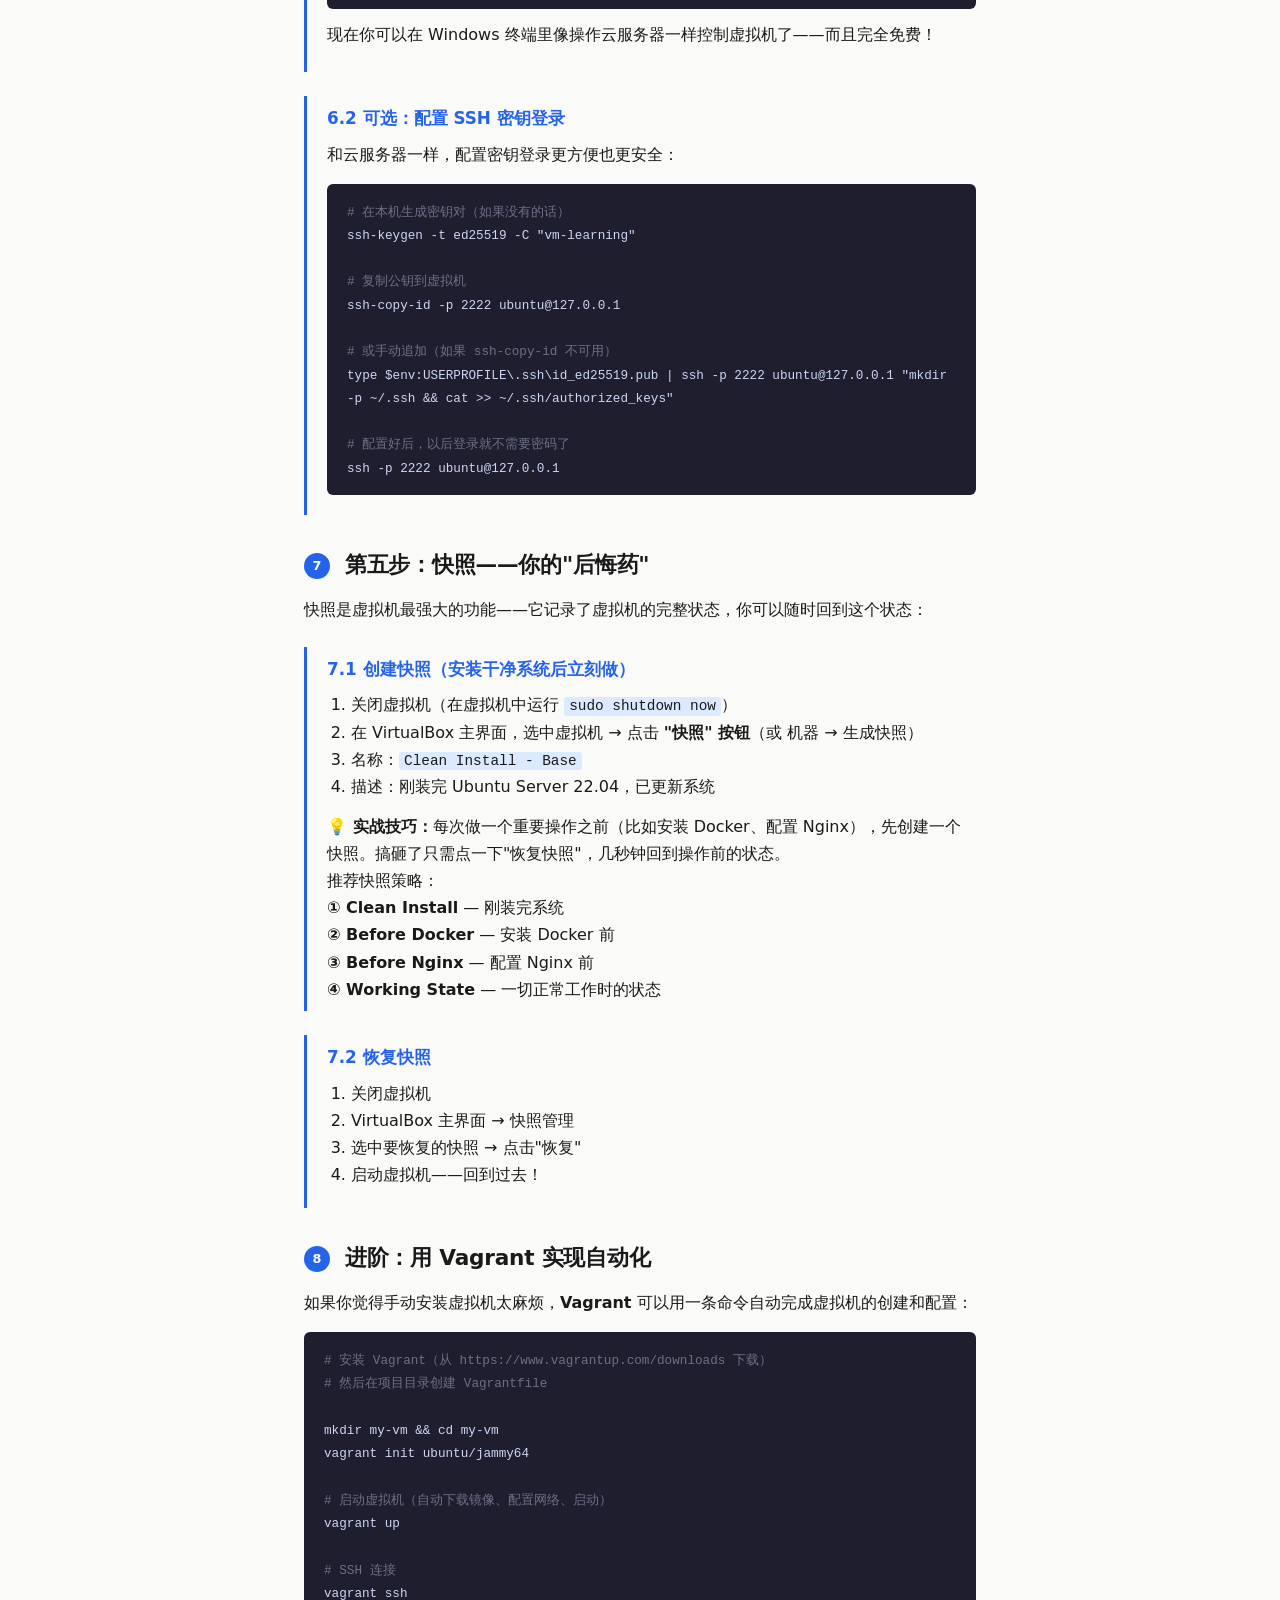
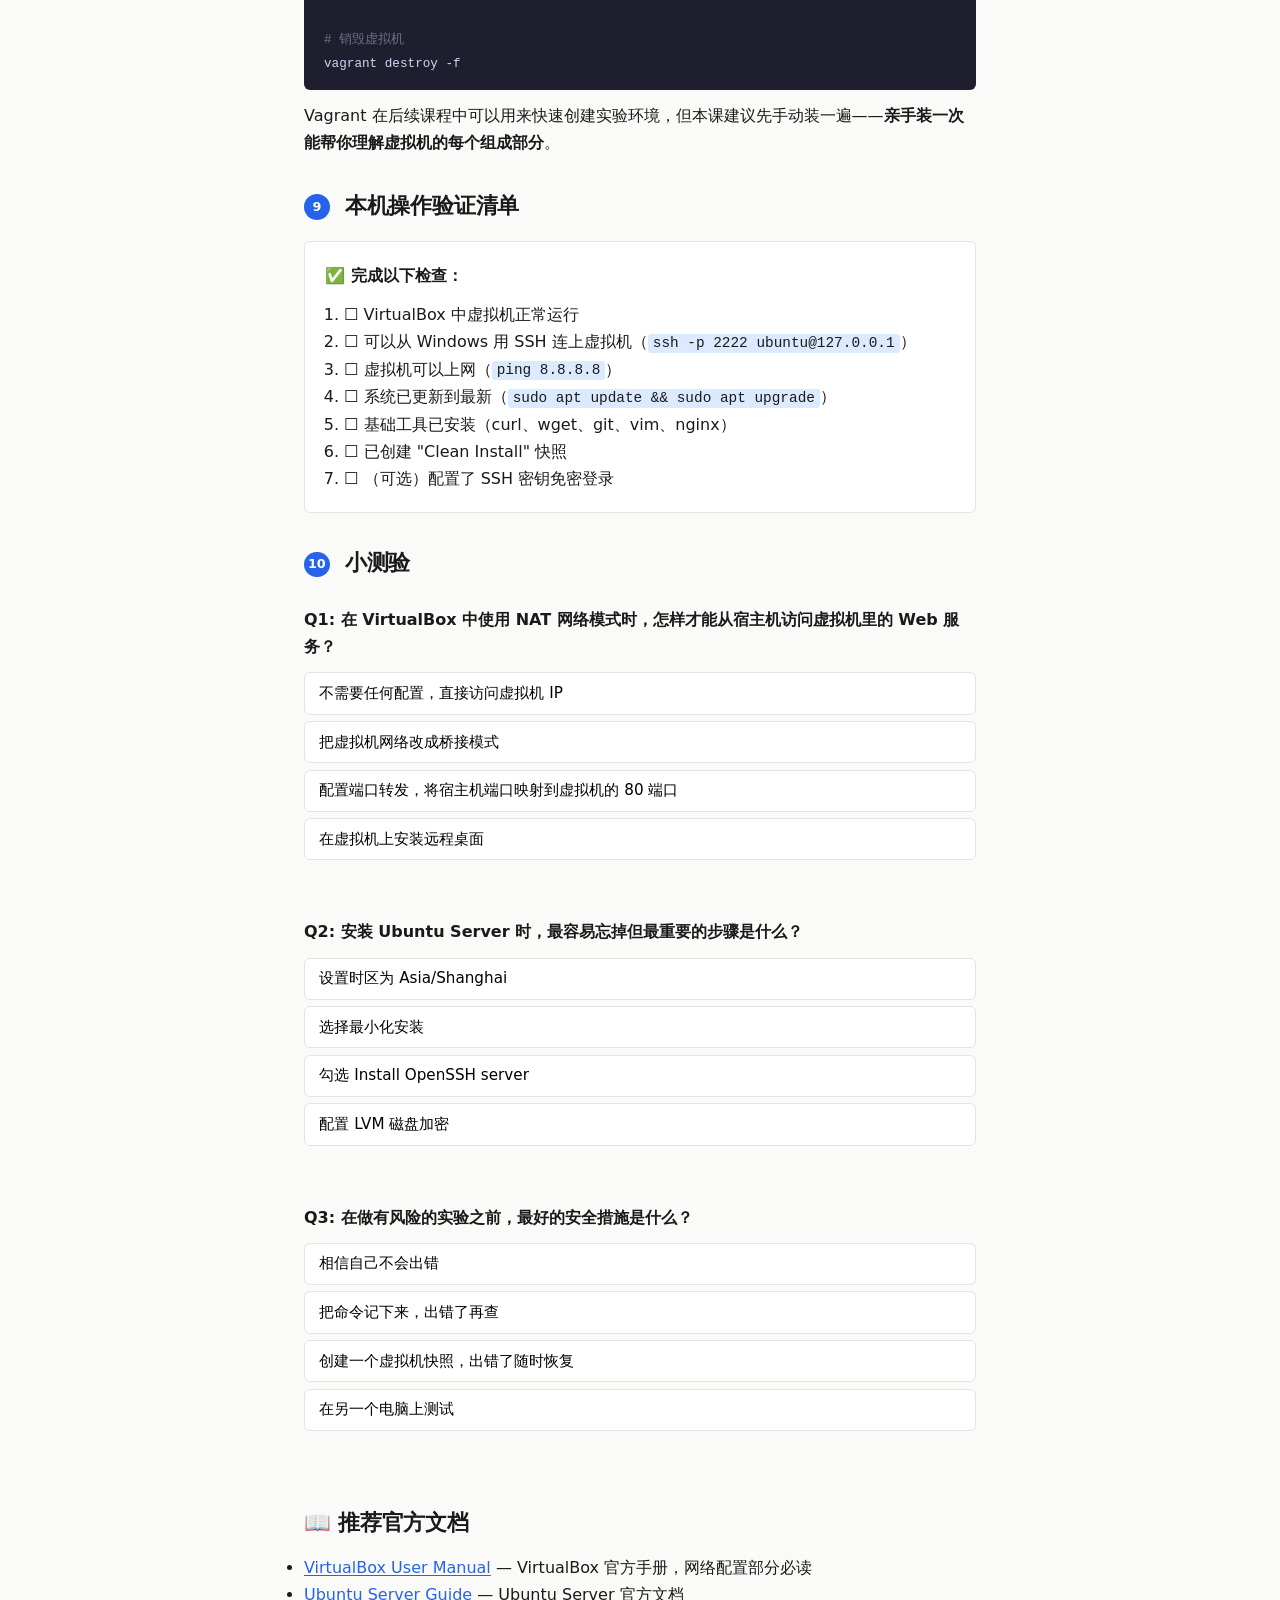
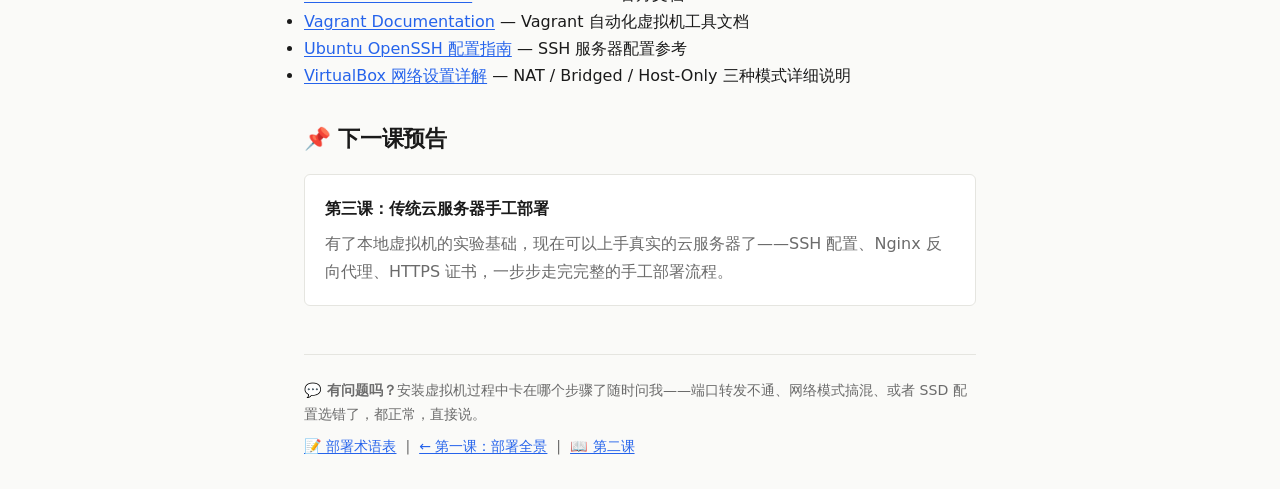
<file: lessons/0007-local-vm.html>
<!DOCTYPE html>
<html lang="zh-CN">
<head>
<meta charset="UTF-8">
<meta name="viewport" content="width=device-width, initial-scale=1.0">
<title>第二课：本地虚拟机搭建 — 零成本部署实验环境</title>
<link rel="stylesheet" href="../assets/base.css">
<style>
  .step-box { border-left: 3px solid var(--accent); padding: 0.5rem 0 0.5rem 1.25rem; margin: 1.5rem 0; }
  .step-box h3 { margin: 0 0 0.5rem; color: var(--accent); }
  .cmd-block { background: #1e1e2e; color: #cdd6f4; padding: 1rem 1.25rem; border-radius: var(--radius); overflow-x: auto; margin: 0.75rem 0; font-size: 0.88rem; line-height: 1.6; }
  .cmd-block code { background: none; padding: 0; color: inherit; }
  .cmd-comment { color: #6c7086; }
  .pitfall { background: #fef2f2; border: 1px solid #fca5a5; border-radius: var(--radius); padding: 0.75rem 1rem; margin: 0.75rem 0; font-size: 0.92rem; }
  .pitfall strong { color: var(--danger); }
  .screenshot-placeholder { background: #f1f5f9; border: 2px dashed var(--border); border-radius: var(--radius); padding: 2rem; text-align: center; color: var(--text-muted); margin: 1rem 0; font-size: 0.9rem; }
  .network-diagram { font-family: monospace; line-height: 1.8; padding: 1rem; background: var(--card-bg); border: 1px solid var(--border); border-radius: var(--radius); margin: 1rem 0; font-size: 0.85rem; }
</style>
</head>
<body>

<nav class="sidebar">
  <div class="sidebar-header"><a href="../reference/deployment-glossary.html">📖 课程导航</a></div>
  <div class="sidebar-section">
    <div class="sidebar-section-title">网站部署</div>
    <ul class="sidebar-links">
      <li><a href="0002-deployment-overview.html">🌐 第1课 部署全景</a></li>
      <li><a href="0007-local-vm.html" class="active">🖥️ 第2课 本地虚拟机</a></li>
      <li><a href="0003-traditional-deployment.html">🖥️ 第3课 手工部署</a></li>
      <li><a href="0004-docker-deployment.html">🐳 第4课 Docker</a></li>
      <li><a href="0005-cicd-automation.html">⚙️ 第5课 CI/CD</a></li>
      <li><a href="0006-production-security.html">🔒 第6课 安全运维</a></li>
    </ul>
  </div>
  <div class="sidebar-section">
    <div class="sidebar-section-title">参考 &amp; 旧课</div>
    <ul class="sidebar-links">
      <li><a href="../reference/deployment-glossary.html">📝 部署术语表</a></li>
      <li><a href="0001-what-is-sdk.html">📦 SDK 入门</a></li>
      <li><a href="../reference/sdk-glossary.html">📝 SDK 术语表</a></li>
    </ul>
  </div>
</nav>

<h1>🖥️ 第二课：本地虚拟机搭建 — 零成本部署实验环境</h1>
<p style="color: var(--text-muted); font-size: 0.95rem;">预计阅读时间：15 分钟 &nbsp;|&nbsp; 难度：入门 ⭐⭐</p>

<div class="card" style="background: #fefce8; border-color: #facc15;">
  <strong>📋 本课目标：</strong>在自己的 Windows 电脑上搭建一台 Linux 虚拟机，为后续课程准备好一个安全、免费的实验环境。学完这节课，你就能像操作一台云服务器一样在本地虚拟机里练习所有部署操作。
</div>

<h2><span class="section-num">1</span> 为什么先学本地虚拟机？</h2>

<p>在正式开始部署之前，你需要一个<strong>可以随便折腾</strong>的环境——装错软件、配错防火墙、搞崩系统，都不可怕，因为你可以一键恢复。</p>

<p><strong>本地虚拟机的优势：</strong></p>
<table class="compare-table">
  <thead><tr><th>对比项</th><th>本地虚拟机</th><th>云服务器</th></tr></thead>
  <tbody>
    <tr><td>💰 费用</td><td>免费（只需电脑配置够）</td><td>每月 50~100 元起步</td></tr>
    <tr><td>🔄 快照回滚</td><td>一键恢复，随便试错</td><td>需要做镜像/快照（可能收费）</td></tr>
    <tr><td>🌐 网络</td><td>本地网络，不暴露到公网</td><td>公网 IP，几小时内被扫描</td></tr>
    <tr><td>📦 模拟生产</td><td>几乎一致（Ubuntu Server）</td><td>真实生产环境</td></tr>
    <tr><td>⏱ 启动速度</td><td>即时启动</td><td>需要创建实例等待</td></tr>
  </tbody>
</table>

<div class="highlight-box">
  <strong>💡 建议：</strong>先在本机虚拟机里熟练所有操作，再上云服务器。一台虚拟机可以反复"搞坏→恢复"，学习效率远高于直接操作云服务器。
</div>

<h2><span class="section-num">2</span> 准备工作</h2>

<div class="step-box">
<h3>2.1 你需要什么</h3>
<ul style="margin-left:1.5rem;margin-bottom:0.75rem;">
  <li>一台 Windows 电脑（8GB+ 内存推荐，4GB 也能用）</li>
  <li>约 20GB 空闲磁盘空间</li>
  <li>一个终端工具（Windows Terminal 或 PowerShell）</li>
  <li>一个 SSH 客户端（Windows 10/11 自带 OpenSSH 客户端）</li>
</ul>
</div>

<div class="step-box">
<h3>2.2 虚拟化软件选型</h3>
<table class="compare-table">
  <thead><tr><th>软件</th><th>费用</th><th>特点</th></tr></thead>
  <tbody>
    <tr><td><strong>VirtualBox</strong></td><td>完全免费 ⭐推荐</td><td>开源、轻量、功能齐全、Windows/Linux/macOS 全平台</td></tr>
    <tr><td><strong>VMware Workstation Player</strong></td><td>个人免费</td><td>性能略好，界面更现代</td></tr>
    <tr><td><strong>Hyper-V</strong></td><td>Windows 内置</td><td>Win 10 Pro/Enterprise 自带，性能最好但配置稍复杂</td></tr>
    <tr><td><strong>WSL2</strong></td><td>免费</td><td>不是完整虚拟机，但适合轻量 Linux 操作，不能完全模拟服务器环境</td></tr>
  </tbody>
</table>

<p>本课以 <strong>VirtualBox</strong> 为例，它是零门槛的选择。</p>
</div>

<h2><span class="section-num">3</span> 第一步：安装 VirtualBox</h2>

<div class="step-box">
<h3>3.1 下载安装</h3>
<ol style="margin-left:1.5rem;margin-bottom:0.75rem;">
  <li>访问 <a href="https://www.virtualbox.org/wiki/Downloads" target="_blank">VirtualBox 官方下载页</a></li>
  <li>选择 <strong>Windows hosts</strong> 下载安装包</li>
  <li>双击安装，一路默认选项即可</li>
  <li>安装过程中如果提示安装网络驱动，选择"是"</li>
</ol>
<div class="pitfall">
  <strong>⚠️ 常见误区：</strong>安装时取消勾选网络驱动。VirtualBox 的网络驱动是虚拟机联网和 SSH 连接的关键，不要跳过。
</div>
</div>

<div class="step-box">
<h3>3.2 下载 Ubuntu Server ISO</h3>
<p>我们使用 <strong>Ubuntu Server 22.04 LTS</strong>——它没有图形界面，纯命令行操作，和云服务器完全一致。</p>
<ol style="margin-left:1.5rem;margin-bottom:0.75rem;">
  <li>访问 <a href="https://ubuntu.com/download/server" target="_blank">Ubuntu Server 下载页</a></li>
  <li>下载 <strong>Ubuntu Server 22.04 LTS</strong> ISO 文件（约 2GB）</li>
</ol>
<div class="highlight-box">
  <strong>💡</strong> LTS 代表 Long Term Support（长期支持版），官方提供 5 年安全更新。服务器环境永远选 LTS 版本。
</div>
</div>

<h2><span class="section-num">4</span> 第二步：创建虚拟机</h2>

<div class="step-box">
<h3>4.1 VirtualBox 中创建新虚拟机</h3>
<ol style="margin-left:1.5rem;margin-bottom:0.75rem;">
  <li>打开 VirtualBox，点击 <strong>"新建"</strong></li>
  <li>名称：<code>Ubuntu-Server-Learning</code></li>
  <li>文件夹：默认即可</li>
  <li>ISO 镜像：选择刚才下载的 Ubuntu Server ISO</li>
  <li>类型：<strong>Linux</strong>，版本：<strong>Ubuntu (64-bit)</strong></li>
  <li>内存：分配 <strong>2048 MB</strong>（2GB，如果你的内存充裕可以给 4GB）</li>
  <li>硬盘：<strong>创建虚拟硬盘</strong>，大小 <strong>20GB</strong>，类型选 VDI（VirtualBox 格式）</li>
  <li>点击"完成"</li>
</ol>

<p>创建完成后，先别急着启动——先配置网络：</p>
<ol style="margin-left:1.5rem;margin-bottom:0.75rem;">
  <li>选中虚拟机，点击 <strong>"设置"</strong></li>
  <li>进入 <strong>网络</strong> 选项卡</li>
  <li>方式选 <strong>NAT</strong>（默认即可）</li>
  <li>点击 <strong>高级 → 端口转发</strong></li>
  <li>添加一条规则：</li>
</ol>

<div class="network-diagram">
主机端口 → 虚拟机端口<br>
─────────────────────<br>
2222    → 22     (SSH)<br>
8080    → 80     (HTTP)<br>
8443    → 443    (HTTPS)<br>
</div>

<div class="cmd-block">
<code><span class="cmd-comment"># 端口转发配置（在 VirtualBox 设置中填写）</span><br>
<span class="cmd-comment"># 名称      协议  主机IP  主机端口  虚拟机IP     虚拟机端口</span><br>
ssh         TCP   0.0.0.0  2222      10.0.2.15   22<br>
http        TCP   0.0.0.0  8080      10.0.2.15   80<br>
https       TCP   0.0.0.0  8443      10.0.2.15   443<br>
</code>
</div>

<div class="pitfall">
  <strong>⚠️ 常见误区：</strong>使用 NAT 模式但忘记配端口转发，或者配了转发但主机端口和本地已有服务冲突（比如 80 端口已被本地 IIS 占用）。建议 SSH 用 2222，HTTP 用 8080 避免冲突。<br>
  <strong>网络模式小贴士：</strong>
  <ul style="margin-left:1.5rem;margin-top:0.3rem;">
    <li><strong>NAT</strong> — 虚拟机通过宿主机上网，外部无法直接访问。需要端口转发。适合学习场景。</li>
    <li><strong>桥接 (Bridged)</strong> — 虚拟机获得局域网独立 IP，和宿主机在同一网段。适合模拟真实网络。</li>
    <li><strong>Host-Only</strong> — 仅宿主机和虚拟机通信，虚拟机不能上外网。适合完全隔离的环境。</li>
  </ul>
</div>
</div>

<h2><span class="section-num">5</span> 第三步：安装 Ubuntu Server</h2>

<div class="step-box">
<h3>5.1 启动并安装</h3>
<ol style="margin-left:1.5rem;margin-bottom:0.75rem;">
  <li>选中虚拟机，点击 <strong>"启动"</strong></li>
  <li>虚拟机启动后会进入 Ubuntu 安装界面，选择语言 <strong>English</strong></li>
  <li>键盘布局：默认即可（或选择 Chinese）</li>
  <li>网络配置： DHCP 会自动分配 IP，保持默认</li>
  <li>代理和镜像地址：保持默认（国内用户可以改为 <code>mirrors.ustc.edu.cn</code> 加速下载）</li>
  <li><strong>磁盘分区：</strong>选择 <strong>Use An Entire Disk</strong>，然后确认</li>
  <li><strong>用户名和密码：</strong>设置你的用户名（如 <code>ubuntu</code>）和密码（记下来！）</li>
  <li><strong>SSH 设置：</strong>勾选 <strong>Install OpenSSH server</strong> ← <strong>这一步非常重要！</strong></li>
  <li>等待安装完成 → 重启</li>
</ol>

<div class="severity-high" style="background: #fef2f2; border-left: 3px solid var(--danger); padding: 0.75rem 1rem; margin: 0.75rem 0; font-size: 0.92rem; border-radius: 0 var(--radius) var(--radius) 0;">
  <strong>🔴 千万注意：</strong>Ubuntu Server 安装过程中的 <strong>"Install OpenSSH server"</strong> 选项在 <strong>SSH Setup</strong> 页面，默认是<strong>未勾选</strong>的。如果忘了勾选，装完后的虚拟机没有 SSH 服务，你只能用 VirtualBox 窗口操作，非常不方便。
</div>

<p>安装完成后重启，看到登录提示符就说明安装成功了：</p>
<div class="cmd-block">
<code>ubuntu-server login: <span class="cmd-comment"># 输入你设置的用户名</span><br>
Password: <span class="cmd-comment"># 输入密码</span><br>
ubuntu@ubuntu-server:~$ <span class="cmd-comment"># 看到这个提示符就说明成功了</span><br>
</code>
</div>
</div>

<div class="step-box">
<h3>5.2 验证网络和更新系统</h3>
<div class="cmd-block">
<code><span class="cmd-comment"># 查看 IP 地址</span><br>
ip addr show<br><br>
<span class="cmd-comment"># 测试联网</span><br>
ping -c 4 8.8.8.8<br><br>
<span class="cmd-comment"># 更新系统</span><br>
sudo apt update && sudo apt upgrade -y<br><br>
<span class="cmd-comment"># 安装基础工具</span><br>
sudo apt install -y curl wget git vim net-tools<br>
</code>
</div>
</div>

<h2><span class="section-num">6</span> 第四步：从宿主机 SSH 连接到虚拟机</h2>

<div class="step-box">
<h3>6.1 连接测试</h3>
<p>回到 Windows 的终端（PowerShell 或 Terminal），使用端口转发配置的端口连接：</p>
<div class="cmd-block">
<code><span class="cmd-comment"># SSH 连接到虚拟机（端口 2222 映射到虚拟机的 22）</span><br>
ssh -p 2222 ubuntu@127.0.0.1<br><br>
<span class="cmd-comment"># 第一次连接会提示确认主机指纹，输入 yes</span><br>
<span class="cmd-comment"># 然后输入你在安装时设置的密码</span><br>
</code>
</div>

<p>如果连接成功，你会看到：</p>
<div class="cmd-block">
<code>Welcome to Ubuntu 22.04.3 LTS<br>
ubuntu@ubuntu-server:~$ _
</code>
</div>

<p>现在你可以在 Windows 终端里像操作云服务器一样控制虚拟机了——而且完全免费！</p>
</div>

<div class="step-box">
<h3>6.2 可选：配置 SSH 密钥登录</h3>
<p>和云服务器一样，配置密钥登录更方便也更安全：</p>
<div class="cmd-block">
<code><span class="cmd-comment"># 在本机生成密钥对（如果没有的话）</span><br>
ssh-keygen -t ed25519 -C "vm-learning"<br><br>
<span class="cmd-comment"># 复制公钥到虚拟机</span><br>
ssh-copy-id -p 2222 ubuntu@127.0.0.1<br><br>
<span class="cmd-comment"># 或手动追加（如果 ssh-copy-id 不可用）</span><br>
type $env:USERPROFILE\.ssh\id_ed25519.pub | ssh -p 2222 ubuntu@127.0.0.1 "mkdir -p ~/.ssh && cat >> ~/.ssh/authorized_keys"<br><br>
<span class="cmd-comment"># 配置好后，以后登录就不需要密码了</span><br>
ssh -p 2222 ubuntu@127.0.0.1<br>
</code>
</div>
</div>

<h2><span class="section-num">7</span> 第五步：快照——你的"后悔药"</h2>

<p>快照是虚拟机最强大的功能——它记录了虚拟机的完整状态，你可以随时回到这个状态：</p>

<div class="step-box">
<h3>7.1 创建快照（安装干净系统后立刻做）</h3>
<ol style="margin-left:1.5rem;margin-bottom:0.75rem;">
  <li>关闭虚拟机（在虚拟机中运行 <code>sudo shutdown now</code>）</li>
  <li>在 VirtualBox 主界面，选中虚拟机 → 点击 <strong>"快照" 按钮</strong>（或 机器 → 生成快照）</li>
  <li>名称：<code>Clean Install - Base</code></li>
  <li>描述：刚装完 Ubuntu Server 22.04，已更新系统</li>
</ol>

<div class="highlight-box">
  <strong>💡 实战技巧：</strong>每次做一个重要操作之前（比如安装 Docker、配置 Nginx），先创建一个快照。搞砸了只需点一下"恢复快照"，几秒钟回到操作前的状态。<br>
  推荐快照策略：<br>
  <strong>① Clean Install</strong> — 刚装完系统<br>
  <strong>② Before Docker</strong> — 安装 Docker 前<br>
  <strong>③ Before Nginx</strong> — 配置 Nginx 前<br>
  <strong>④ Working State</strong> — 一切正常工作时的状态
</div>
</div>

<div class="step-box">
<h3>7.2 恢复快照</h3>
<ol style="margin-left:1.5rem;margin-bottom:0.75rem;">
  <li>关闭虚拟机</li>
  <li>VirtualBox 主界面 → 快照管理</li>
  <li>选中要恢复的快照 → 点击"恢复"</li>
  <li>启动虚拟机——回到过去！</li>
</ol>
</div>

<h2><span class="section-num">8</span> 进阶：用 Vagrant 实现自动化</h2>

<p>如果你觉得手动安装虚拟机太麻烦，<strong>Vagrant</strong> 可以用一条命令自动完成虚拟机的创建和配置：</p>

<div class="cmd-block">
<code><span class="cmd-comment"># 安装 Vagrant（从 https://www.vagrantup.com/downloads 下载）</span><br>
<span class="cmd-comment"># 然后在项目目录创建 Vagrantfile</span><br><br>
mkdir my-vm && cd my-vm<br>
vagrant init ubuntu/jammy64<br><br>
<span class="cmd-comment"># 启动虚拟机（自动下载镜像、配置网络、启动）</span><br>
vagrant up<br><br>
<span class="cmd-comment"># SSH 连接</span><br>
vagrant ssh<br><br>
<span class="cmd-comment"># 销毁虚拟机</span><br>
vagrant destroy -f<br>
</code>
</div>

<p>Vagrant 在后续课程中可以用来快速创建实验环境，但本课建议先手动装一遍——<strong>亲手装一次能帮你理解虚拟机的每个组成部分</strong>。</p>

<h2><span class="section-num">9</span> 本机操作验证清单</h2>

<div class="card">
  <p style="font-weight:600;margin-bottom:0.75rem;">✅ 完成以下检查：</p>
  <ol style="margin-left:1.2rem;">
    <li>☐ VirtualBox 中虚拟机正常运行</li>
    <li>☐ 可以从 Windows 用 SSH 连上虚拟机（<code>ssh -p 2222 ubuntu@127.0.0.1</code>）</li>
    <li>☐ 虚拟机可以上网（<code>ping 8.8.8.8</code>）</li>
    <li>☐ 系统已更新到最新（<code>sudo apt update && sudo apt upgrade</code>）</li>
    <li>☐ 基础工具已安装（curl、wget、git、vim、nginx）</li>
    <li>☐ 已创建 "Clean Install" 快照</li>
    <li>☐ （可选）配置了 SSH 密钥免密登录</li>
  </ol>
</div>

<h2><span class="section-num">10</span> 小测验</h2>

<div class="quiz" id="q1">
  <p class="quiz-question">Q1: 在 VirtualBox 中使用 NAT 网络模式时，怎样才能从宿主机访问虚拟机里的 Web 服务？</p>
  <ul class="quiz-options">
    <li><button onclick="check('q1',this,'wrong')">不需要任何配置，直接访问虚拟机 IP</button></li>
    <li><button onclick="check('q1',this,'wrong')">把虚拟机网络改成桥接模式</button></li>
    <li><button onclick="check('q1',this,'correct')">配置端口转发，将宿主机端口映射到虚拟机的 80 端口</button></li>
    <li><button onclick="check('q1',this,'wrong')">在虚拟机上安装远程桌面</button></li>
  </ul>
  <div id="q1-fb" class="quiz-feedback"></div>
</div>

<div class="quiz" id="q2">
  <p class="quiz-question">Q2: 安装 Ubuntu Server 时，最容易忘掉但最重要的步骤是什么？</p>
  <ul class="quiz-options">
    <li><button onclick="check('q2',this,'wrong')">设置时区为 Asia/Shanghai</button></li>
    <li><button onclick="check('q2',this,'wrong')">选择最小化安装</button></li>
    <li><button onclick="check('q2',this,'correct')）">勾选 Install OpenSSH server</button></li>
    <li><button onclick="check('q2',this,'wrong')）">配置 LVM 磁盘加密</button></li>
  </ul>
  <div id="q2-fb" class="quiz-feedback"></div>
</div>

<div class="quiz" id="q3">
  <p class="quiz-question">Q3: 在做有风险的实验之前，最好的安全措施是什么？</p>
  <ul class="quiz-options">
    <li><button onclick="check('q3',this,'wrong')）">相信自己不会出错</button></li>
    <li><button onclick="check('q3',this,'wrong')）">把命令记下来，出错了再查</button></li>
    <li><button onclick="check('q3',this,'correct')）">创建一个虚拟机快照，出错了随时恢复</button></li>
    <li><button onclick="check('q3',this,'wrong')）">在另一个电脑上测试</button></li>
  </ul>
  <div id="q3-fb" class="quiz-feedback"></div>
</div>

<script>
function check(quizId, btn, result) {
  const quiz = document.getElementById(quizId);
  const buttons = quiz.querySelectorAll('button');
  buttons.forEach(b => { b.classList.add(b === btn ? result : ''); b.disabled = true; });
  const fb = document.getElementById(quizId + '-fb');
  const explanations = {
    'q1': 'NAT 模式下虚拟机在内部网络中，宿主机无法直接访问。必须配置端口转发规则，比如把宿主机 8080 端口映射到虚拟机的 80 端口，然后通过 http://127.0.0.1:8080 访问。',
    'q2': 'OpenSSH server 选项在 Ubuntu Server 安装的 SSH Setup 页面，默认未勾选。如果忘勾了，装完的系统没有 SSH 服务，只能用 VirtualBox 窗口操作，很麻烦。',
    'q3': '快照是虚拟机最强大的功能。做实验前创建快照，搞砸了只需点击"恢复"，几秒钟回到之前的状态。建议在系统刚装完时就创建一个干净快照。'
  };
  if (result === 'correct') {
    fb.innerHTML = '✅ 正确！ ' + explanations[quizId];
    fb.className = 'quiz-feedback correct-fb';
  } else {
    fb.innerHTML = '❌ ' + explanations[quizId];
    fb.className = 'quiz-feedback wrong-fb';
  }
}
</script>

<h2 style="margin-top:2.5rem;">📖 推荐官方文档</h2>
<ul>
  <li><a href="https://www.virtualbox.org/manual/" target="_blank">VirtualBox User Manual</a> — VirtualBox 官方手册，网络配置部分必读</li>
  <li><a href="https://ubuntu.com/server/docs" target="_blank">Ubuntu Server Guide</a> — Ubuntu Server 官方文档</li>
  <li><a href="https://www.vagrantup.com/docs" target="_blank">Vagrant Documentation</a> — Vagrant 自动化虚拟机工具文档</li>
  <li><a href="https://help.ubuntu.com/community/SSH/OpenSSH/Configuring" target="_blank">Ubuntu OpenSSH 配置指南</a> — SSH 服务器配置参考</li>
  <li><a href="https://www.virtualbox.org/manual/ch06.html" target="_blank">VirtualBox 网络设置详解</a> — NAT / Bridged / Host-Only 三种模式详细说明</li>
</ul>

<h2>📌 下一课预告</h2>
<div class="card">
  <strong>第三课：传统云服务器手工部署</strong>
  <p style="margin:0.5rem 0 0;color:var(--text-muted);">有了本地虚拟机的实验基础，现在可以上手真实的云服务器了——SSH 配置、Nginx 反向代理、HTTPS 证书，一步步走完完整的手工部署流程。</p>
</div>

<div class="lesson-footer">
  <p><strong>💬 有问题吗？</strong>安装虚拟机过程中卡在哪个步骤了随时问我——端口转发不通、网络模式搞混、或者 SSD 配置选错了，都正常，直接说。</p>
  <p style="margin-top:0.5rem;">
    <a href="../reference/deployment-glossary.html">📝 部署术语表</a> &nbsp;|&nbsp;
    <a href="0002-deployment-overview.html">← 第一课：部署全景</a> &nbsp;|&nbsp;
    <a href="0007-local-vm.html">📖 第二课</a>
  </p>
</div>

</body>
</html>
</file>
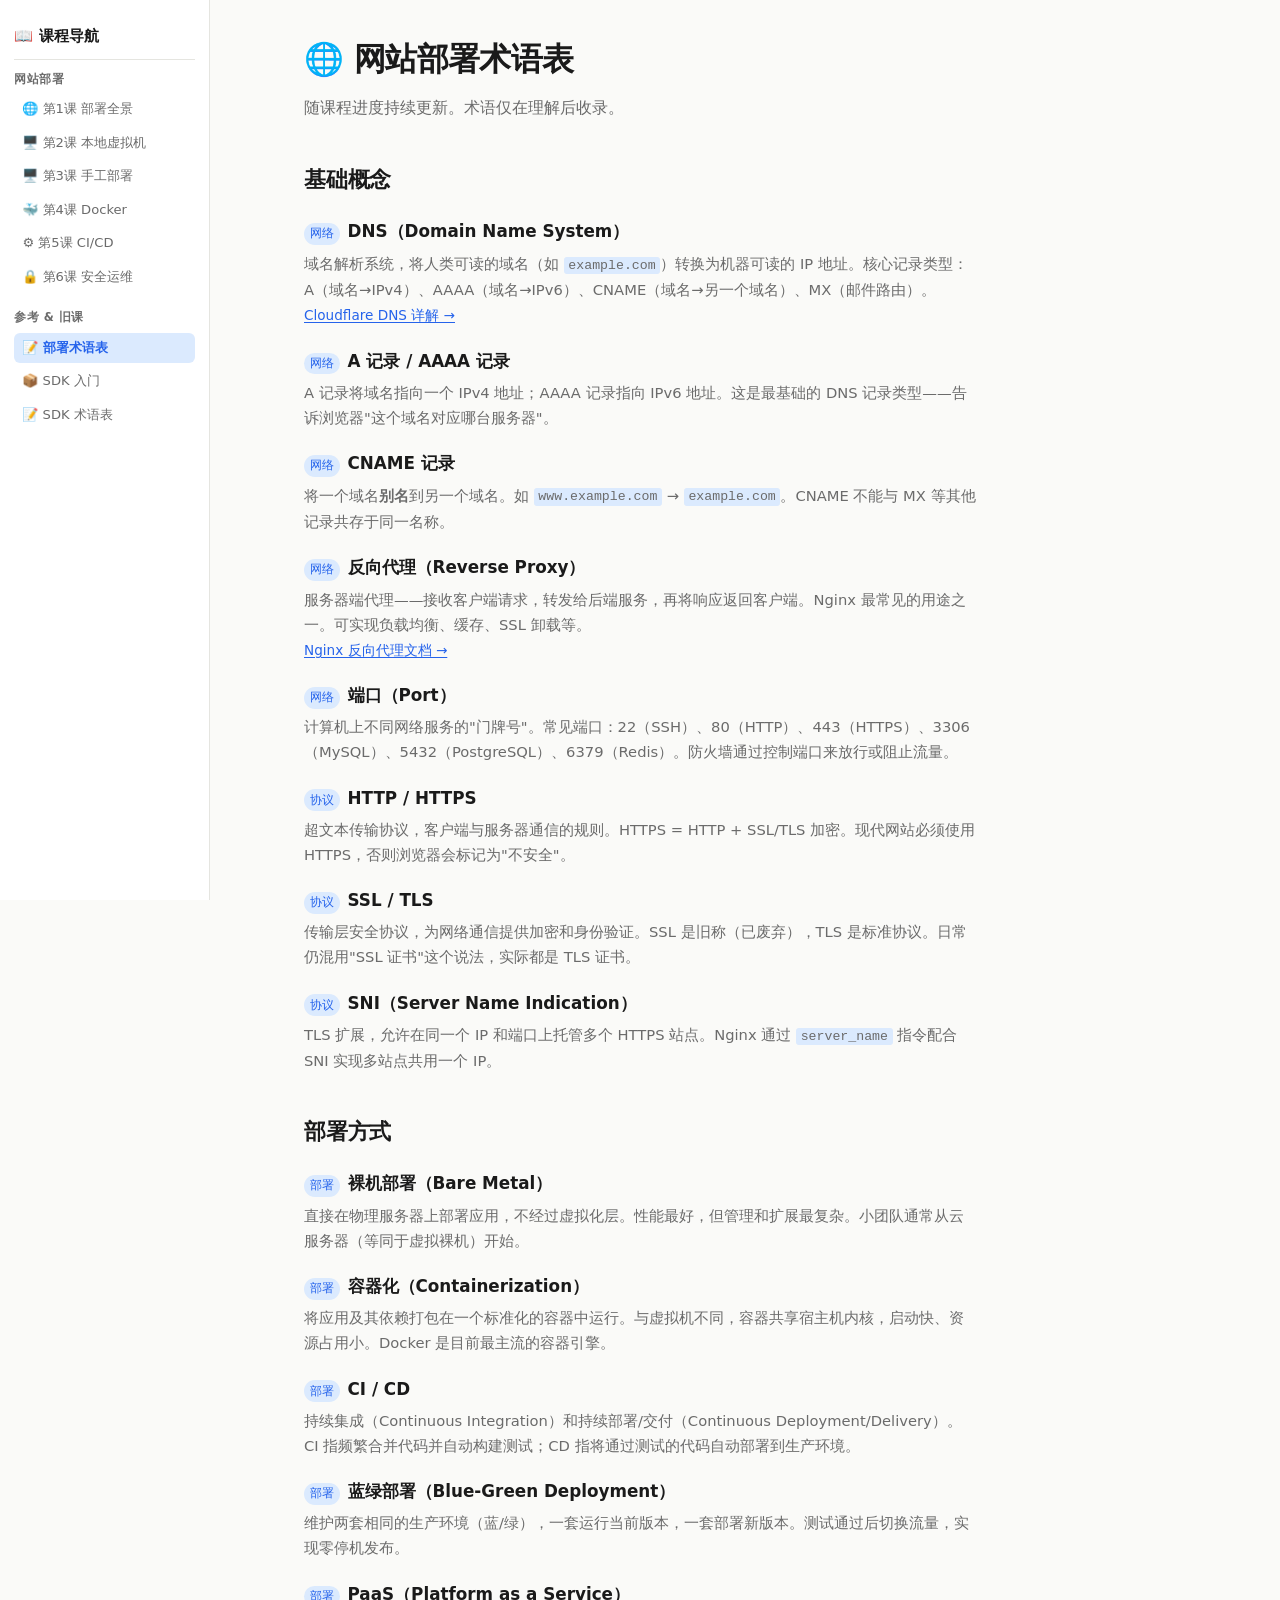
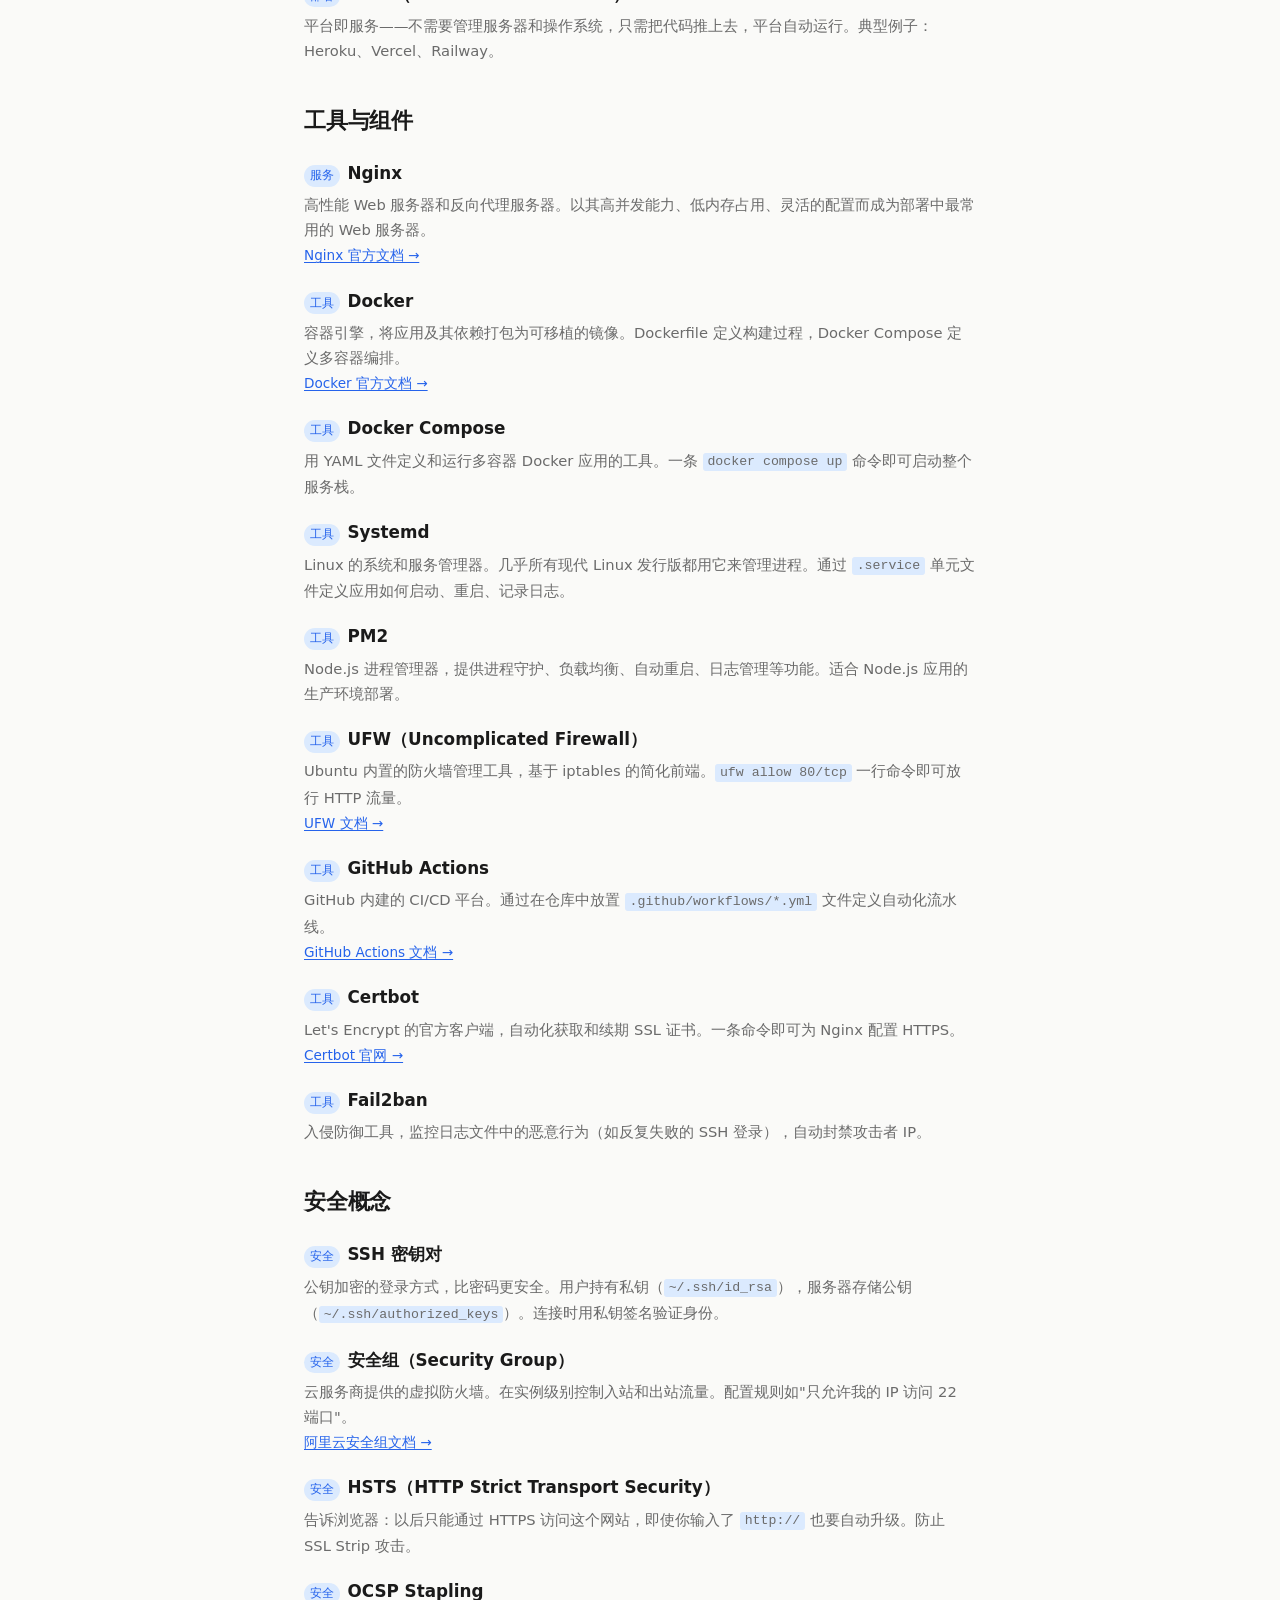
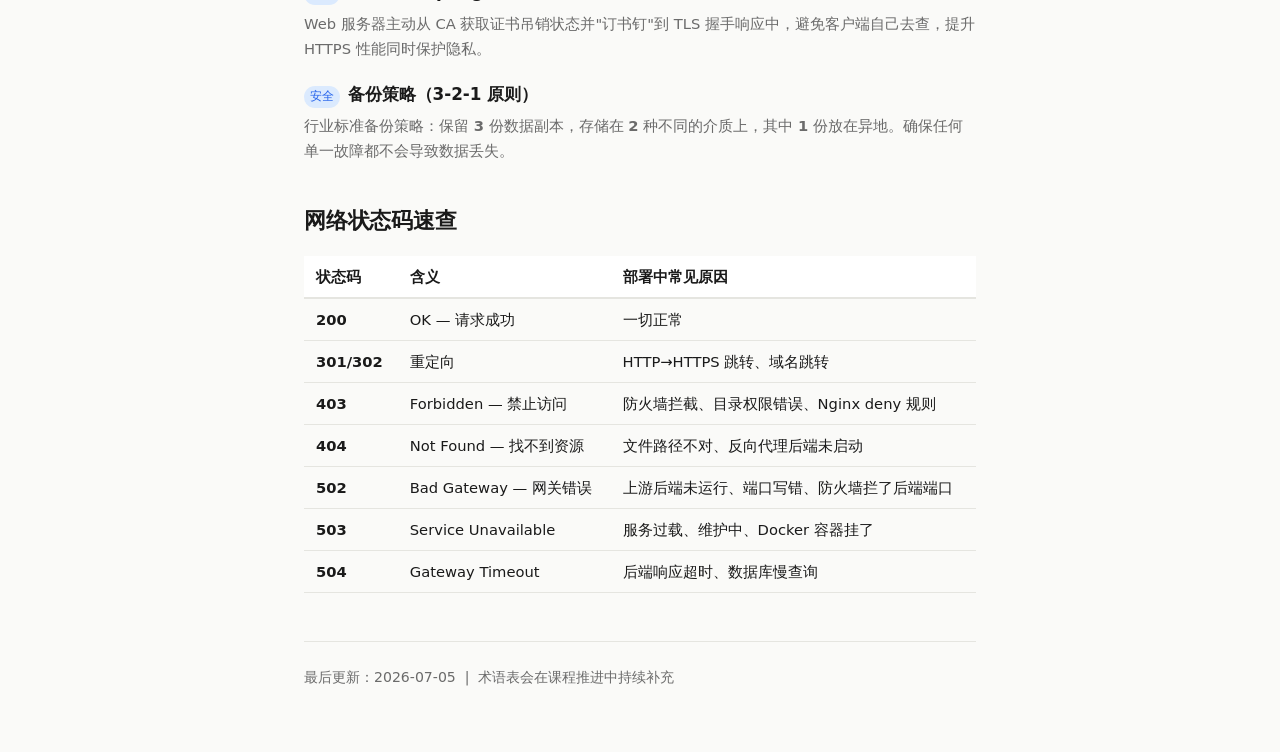
<file: reference/deployment-glossary.html>
<!DOCTYPE html>
<html lang="zh-CN">
<head>
<meta charset="UTF-8">
<meta name="viewport" content="width=device-width, initial-scale=1.0">
<title>网站部署术语表</title>
<link rel="stylesheet" href="../assets/base.css">
<style>
  dt { font-weight: 600; margin-top: 1.2rem; font-size: 1.05rem; }
  dd { margin-left: 0; color: var(--text-muted); font-size: 0.92rem; margin-top: 0.3rem; }
  .tag-cat { display: inline-block; font-size: 0.72rem; padding: 0.1em 0.5em; border-radius: 99px; background: var(--accent-light); color: var(--accent); margin-right: 0.5rem; font-weight: 500; }
  h2 { margin-top: 2.5rem; }
  .see-also { font-size: 0.85rem; color: var(--accent); margin-top: 0.2rem; }
</style>
</head>
<body>

<nav class="sidebar">
  <div class="sidebar-header"><a href="deployment-glossary.html">📖 课程导航</a></div>

  <div class="sidebar-section">
    <div class="sidebar-section-title">网站部署</div>
    <ul class="sidebar-links">
      <li><a href="../lessons/0002-deployment-overview.html">🌐 第1课 部署全景</a></li>
      <li><a href="../lessons/0007-local-vm.html">🖥️ 第2课 本地虚拟机</a></li>
      <li><a href="../lessons/0003-traditional-deployment.html">🖥️ 第3课 手工部署</a></li>
      <li><a href="../lessons/0004-docker-deployment.html">🐳 第4课 Docker</a></li>
      <li><a href="../lessons/0005-cicd-automation.html">⚙️ 第5课 CI/CD</a></li>
      <li><a href="../lessons/0006-production-security.html">🔒 第6课 安全运维</a></li>
    </ul>
  </div>

  <div class="sidebar-section">
    <div class="sidebar-section-title">参考 &amp; 旧课</div>
    <ul class="sidebar-links">
      <li><a href="deployment-glossary.html" class="active">📝 部署术语表</a></li>
      <li><a href="../lessons/0001-what-is-sdk.html">📦 SDK 入门</a></li>
      <li><a href="sdk-glossary.html">📝 SDK 术语表</a></li>
    </ul>
  </div>
</nav>

<h1>🌐 网站部署术语表</h1>
<p style="color: var(--text-muted);">随课程进度持续更新。术语仅在理解后收录。</p>

<h2>基础概念</h2>

<dl>
  <dt><span class="tag-cat">网络</span>DNS（Domain Name System）</dt>
  <dd>域名解析系统，将人类可读的域名（如 <code>example.com</code>）转换为机器可读的 IP 地址。核心记录类型：A（域名→IPv4）、AAAA（域名→IPv6）、CNAME（域名→另一个域名）、MX（邮件路由）。<br>
  <a href="https://www.cloudflare.com/learning/dns/what-is-dns/" target="_blank" class="see-also">Cloudflare DNS 详解 →</a></dd>

  <dt><span class="tag-cat">网络</span>A 记录 / AAAA 记录</dt>
  <dd>A 记录将域名指向一个 IPv4 地址；AAAA 记录指向 IPv6 地址。这是最基础的 DNS 记录类型——告诉浏览器"这个域名对应哪台服务器"。</dd>

  <dt><span class="tag-cat">网络</span>CNAME 记录</dt>
  <dd>将一个域名<strong>别名</strong>到另一个域名。如 <code>www.example.com</code> → <code>example.com</code>。CNAME 不能与 MX 等其他记录共存于同一名称。</dd>

  <dt><span class="tag-cat">网络</span>反向代理（Reverse Proxy）</dt>
  <dd>服务器端代理——接收客户端请求，转发给后端服务，再将响应返回客户端。Nginx 最常见的用途之一。可实现负载均衡、缓存、SSL 卸载等。<br>
  <a href="https://nginx.org/en/docs/http/ngx_http_proxy_module.html" target="_blank" class="see-also">Nginx 反向代理文档 →</a></dd>

  <dt><span class="tag-cat">网络</span>端口（Port）</dt>
  <dd>计算机上不同网络服务的"门牌号"。常见端口：22（SSH）、80（HTTP）、443（HTTPS）、3306（MySQL）、5432（PostgreSQL）、6379（Redis）。防火墙通过控制端口来放行或阻止流量。</dd>

  <dt><span class="tag-cat">协议</span>HTTP / HTTPS</dt>
  <dd>超文本传输协议，客户端与服务器通信的规则。HTTPS = HTTP + SSL/TLS 加密。现代网站必须使用 HTTPS，否则浏览器会标记为"不安全"。</dd>

  <dt><span class="tag-cat">协议</span>SSL / TLS</dt>
  <dd>传输层安全协议，为网络通信提供加密和身份验证。SSL 是旧称（已废弃），TLS 是标准协议。日常仍混用"SSL 证书"这个说法，实际都是 TLS 证书。</dd>

  <dt><span class="tag-cat">协议</span>SNI（Server Name Indication）</dt>
  <dd>TLS 扩展，允许在同一个 IP 和端口上托管多个 HTTPS 站点。Nginx 通过 <code>server_name</code> 指令配合 SNI 实现多站点共用一个 IP。</dd>
</dl>

<h2>部署方式</h2>

<dl>
  <dt><span class="tag-cat">部署</span>裸机部署（Bare Metal）</dt>
  <dd>直接在物理服务器上部署应用，不经过虚拟化层。性能最好，但管理和扩展最复杂。小团队通常从云服务器（等同于虚拟裸机）开始。</dd>

  <dt><span class="tag-cat">部署</span>容器化（Containerization）</dt>
  <dd>将应用及其依赖打包在一个标准化的容器中运行。与虚拟机不同，容器共享宿主机内核，启动快、资源占用小。Docker 是目前最主流的容器引擎。</dd>

  <dt><span class="tag-cat">部署</span>CI / CD</dt>
  <dd>持续集成（Continuous Integration）和持续部署/交付（Continuous Deployment/Delivery）。CI 指频繁合并代码并自动构建测试；CD 指将通过测试的代码自动部署到生产环境。</dd>

  <dt><span class="tag-cat">部署</span>蓝绿部署（Blue-Green Deployment）</dt>
  <dd>维护两套相同的生产环境（蓝/绿），一套运行当前版本，一套部署新版本。测试通过后切换流量，实现零停机发布。</dd>

  <dt><span class="tag-cat">部署</span>PaaS（Platform as a Service）</dt>
  <dd>平台即服务——不需要管理服务器和操作系统，只需把代码推上去，平台自动运行。典型例子：Heroku、Vercel、Railway。</dd>
</dl>

<h2>工具与组件</h2>

<dl>
  <dt><span class="tag-cat">服务</span>Nginx</dt>
  <dd>高性能 Web 服务器和反向代理服务器。以其高并发能力、低内存占用、灵活的配置而成为部署中最常用的 Web 服务器。<br>
  <a href="https://nginx.org/en/docs/" target="_blank" class="see-also">Nginx 官方文档 →</a></dd>

  <dt><span class="tag-cat">工具</span>Docker</dt>
  <dd>容器引擎，将应用及其依赖打包为可移植的镜像。Dockerfile 定义构建过程，Docker Compose 定义多容器编排。<br>
  <a href="https://docs.docker.com/" target="_blank" class="see-also">Docker 官方文档 →</a></dd>

  <dt><span class="tag-cat">工具</span>Docker Compose</dt>
  <dd>用 YAML 文件定义和运行多容器 Docker 应用的工具。一条 <code>docker compose up</code> 命令即可启动整个服务栈。</dd>

  <dt><span class="tag-cat">工具</span>Systemd</dt>
  <dd>Linux 的系统和服务管理器。几乎所有现代 Linux 发行版都用它来管理进程。通过 <code>.service</code> 单元文件定义应用如何启动、重启、记录日志。</dd>

  <dt><span class="tag-cat">工具</span>PM2</dt>
  <dd>Node.js 进程管理器，提供进程守护、负载均衡、自动重启、日志管理等功能。适合 Node.js 应用的生产环境部署。</dd>

  <dt><span class="tag-cat">工具</span>UFW（Uncomplicated Firewall）</dt>
  <dd>Ubuntu 内置的防火墙管理工具，基于 iptables 的简化前端。<code>ufw allow 80/tcp</code> 一行命令即可放行 HTTP 流量。<br>
  <a href="https://help.ubuntu.com/community/UFW" target="_blank" class="see-also">UFW 文档 →</a></dd>

  <dt><span class="tag-cat">工具</span>GitHub Actions</dt>
  <dd>GitHub 内建的 CI/CD 平台。通过在仓库中放置 <code>.github/workflows/*.yml</code> 文件定义自动化流水线。<br>
  <a href="https://docs.github.com/en/actions" target="_blank" class="see-also">GitHub Actions 文档 →</a></dd>

  <dt><span class="tag-cat">工具</span>Certbot</dt>
  <dd>Let's Encrypt 的官方客户端，自动化获取和续期 SSL 证书。一条命令即可为 Nginx 配置 HTTPS。<br>
  <a href="https://certbot.eff.org/" target="_blank" class="see-also">Certbot 官网 →</a></dd>

  <dt><span class="tag-cat">工具</span>Fail2ban</dt>
  <dd>入侵防御工具，监控日志文件中的恶意行为（如反复失败的 SSH 登录），自动封禁攻击者 IP。</dd>
</dl>

<h2>安全概念</h2>

<dl>
  <dt><span class="tag-cat">安全</span>SSH 密钥对</dt>
  <dd>公钥加密的登录方式，比密码更安全。用户持有私钥（<code>~/.ssh/id_rsa</code>），服务器存储公钥（<code>~/.ssh/authorized_keys</code>）。连接时用私钥签名验证身份。</dd>

  <dt><span class="tag-cat">安全</span>安全组（Security Group）</dt>
  <dd>云服务商提供的虚拟防火墙。在实例级别控制入站和出站流量。配置规则如"只允许我的 IP 访问 22 端口"。<br>
  <a href="https://help.aliyun.com/document_detail/25471.html" target="_blank" class="see-also">阿里云安全组文档 →</a></dd>

  <dt><span class="tag-cat">安全</span>HSTS（HTTP Strict Transport Security）</dt>
  <dd>告诉浏览器：以后只能通过 HTTPS 访问这个网站，即使你输入了 <code>http://</code> 也要自动升级。防止 SSL Strip 攻击。</dd>

  <dt><span class="tag-cat">安全</span>OCSP Stapling</dt>
  <dd>Web 服务器主动从 CA 获取证书吊销状态并"订书钉"到 TLS 握手响应中，避免客户端自己去查，提升 HTTPS 性能同时保护隐私。</dd>

  <dt><span class="tag-cat">安全</span>备份策略（3-2-1 原则）</dt>
  <dd>行业标准备份策略：保留 <strong>3</strong> 份数据副本，存储在 <strong>2</strong> 种不同的介质上，其中 <strong>1</strong> 份放在异地。确保任何单一故障都不会导致数据丢失。</dd>
</dl>

<h2>网络状态码速查</h2>

<table class="compare-table">
  <thead><tr><th>状态码</th><th>含义</th><th>部署中常见原因</th></tr></thead>
  <tbody>
    <tr><td><strong>200</strong></td><td>OK — 请求成功</td><td>一切正常</td></tr>
    <tr><td><strong>301/302</strong></td><td>重定向</td><td>HTTP→HTTPS 跳转、域名跳转</td></tr>
    <tr><td><strong>403</strong></td><td>Forbidden — 禁止访问</td><td>防火墙拦截、目录权限错误、Nginx deny 规则</td></tr>
    <tr><td><strong>404</strong></td><td>Not Found — 找不到资源</td><td>文件路径不对、反向代理后端未启动</td></tr>
    <tr><td><strong>502</strong></td><td>Bad Gateway — 网关错误</td><td>上游后端未运行、端口写错、防火墙拦了后端端口</td></tr>
    <tr><td><strong>503</strong></td><td>Service Unavailable</td><td>服务过载、维护中、Docker 容器挂了</td></tr>
    <tr><td><strong>504</strong></td><td>Gateway Timeout</td><td>后端响应超时、数据库慢查询</td></tr>
  </tbody>
</table>

<div class="lesson-footer">
  <p>最后更新：2026-07-05 &nbsp;|&nbsp; 术语表会在课程推进中持续补充</p>
</div>

</body>
</html>
</file>
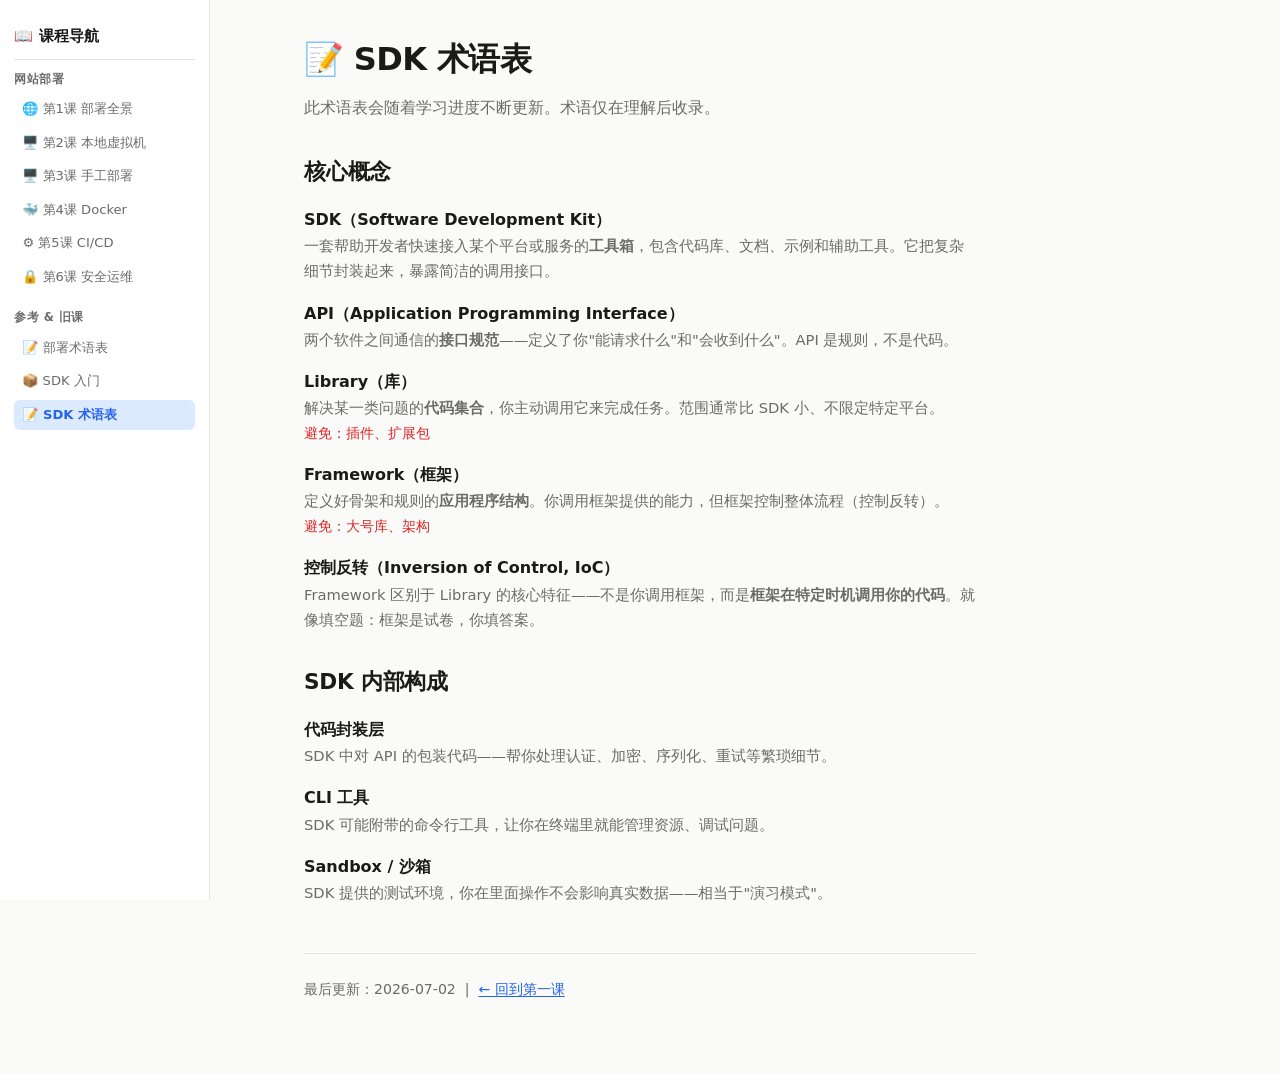
<file: reference/sdk-glossary.html>
<!DOCTYPE html>
<html lang="zh-CN">
<head>
<meta charset="UTF-8">
<meta name="viewport" content="width=device-width, initial-scale=1.0">
<title>SDK 术语表</title>
<link rel="stylesheet" href="../assets/base.css">
<style>
  dt { font-weight: 600; margin-top: 1rem; }
  dd { margin-left: 0; color: var(--text-muted); font-size: 0.92rem; }
  .avoid { color: var(--danger); font-size: 0.85rem; }
</style>
</head>
<body>

<nav class="sidebar">
  <div class="sidebar-header"><a href="deployment-glossary.html">📖 课程导航</a></div>

  <div class="sidebar-section">
    <div class="sidebar-section-title">网站部署</div>
    <ul class="sidebar-links">
      <li><a href="../lessons/0002-deployment-overview.html">🌐 第1课 部署全景</a></li>
      <li><a href="../lessons/0007-local-vm.html">🖥️ 第2课 本地虚拟机</a></li>
      <li><a href="../lessons/0003-traditional-deployment.html">🖥️ 第3课 手工部署</a></li>
      <li><a href="../lessons/0004-docker-deployment.html">🐳 第4课 Docker</a></li>
      <li><a href="../lessons/0005-cicd-automation.html">⚙️ 第5课 CI/CD</a></li>
      <li><a href="../lessons/0006-production-security.html">🔒 第6课 安全运维</a></li>
    </ul>
  </div>

  <div class="sidebar-section">
    <div class="sidebar-section-title">参考 &amp; 旧课</div>
    <ul class="sidebar-links">
      <li><a href="deployment-glossary.html">📝 部署术语表</a></li>
      <li><a href="../lessons/0001-what-is-sdk.html">📦 SDK 入门</a></li>
      <li><a href="sdk-glossary.html" class="active">📝 SDK 术语表</a></li>
    </ul>
  </div>
</nav>

<h1>📝 SDK 术语表</h1>
<p style="color: var(--text-muted);">此术语表会随着学习进度不断更新。术语仅在理解后收录。</p>

<h2>核心概念</h2>

<dl>
  <dt>SDK（Software Development Kit）</dt>
  <dd>一套帮助开发者快速接入某个平台或服务的<strong>工具箱</strong>，包含代码库、文档、示例和辅助工具。它把复杂细节封装起来，暴露简洁的调用接口。</dd>

  <dt>API（Application Programming Interface）</dt>
  <dd>两个软件之间通信的<strong>接口规范</strong>——定义了你"能请求什么"和"会收到什么"。API 是规则，不是代码。</dd>

  <dt>Library（库）</dt>
  <dd>解决某一类问题的<strong>代码集合</strong>，你主动调用它来完成任务。范围通常比 SDK 小、不限定特定平台。<br>
    <span class="avoid">避免：插件、扩展包</span></dd>

  <dt>Framework（框架）</dt>
  <dd>定义好骨架和规则的<strong>应用程序结构</strong>。你调用框架提供的能力，但框架控制整体流程（控制反转）。<br>
    <span class="avoid">避免：大号库、架构</span></dd>

  <dt>控制反转（Inversion of Control, IoC）</dt>
  <dd>Framework 区别于 Library 的核心特征——不是你调用框架，而是<strong>框架在特定时机调用你的代码</strong>。就像填空题：框架是试卷，你填答案。</dd>
</dl>

<h2>SDK 内部构成</h2>

<dl>
  <dt>代码封装层</dt>
  <dd>SDK 中对 API 的包装代码——帮你处理认证、加密、序列化、重试等繁琐细节。</dd>

  <dt>CLI 工具</dt>
  <dd>SDK 可能附带的命令行工具，让你在终端里就能管理资源、调试问题。</dd>

  <dt>Sandbox / 沙箱</dt>
  <dd>SDK 提供的测试环境，你在里面操作不会影响真实数据——相当于"演习模式"。</dd>
</dl>

<div class="lesson-footer">
  <p>最后更新：2026-07-02 &nbsp;|&nbsp; <a href="../lessons/0001-what-is-sdk.html">← 回到第一课</a></p>
</div>

</body>
</html>
</file>
<file: assets/base.css>
/* === SDK Learning Workspace — Base Styles === */

:root {
  --bg: #fafaf8;
  --text: #1a1a1a;
  --text-muted: #6b6b6b;
  --accent: #2563eb;
  --accent-light: #dbeafe;
  --border: #e5e5e0;
  --card-bg: #ffffff;
  --danger: #dc2626;
  --success: #16a34a;
  --warning: #d97706;
  --radius: 6px;
}

* { box-sizing: border-box; margin: 0; padding: 0; }

body {
  font-family: "Segoe UI", system-ui, -apple-system, sans-serif;
  background: var(--bg);
  color: var(--text);
  line-height: 1.7;
  max-width: 720px;
  margin: 0 auto;
  padding: 2rem 1.5rem 4rem;
}

h1 { font-size: 2rem; font-weight: 700; margin-bottom: 0.5rem; letter-spacing: -0.02em; }
h2 { font-size: 1.35rem; font-weight: 600; margin: 2rem 0 0.75rem; letter-spacing: -0.01em; }
h3 { font-size: 1.05rem; font-weight: 600; margin: 1.5rem 0 0.5rem; color: var(--text-muted); }

p { margin-bottom: 1rem; }

a { color: var(--accent); text-decoration-thickness: 1px; text-underline-offset: 2px; }
a:hover { text-decoration-thickness: 2px; }

strong { font-weight: 600; }

code {
  font-family: "Cascadia Code", "Fira Code", Consolas, monospace;
  font-size: 0.9em;
  background: var(--accent-light);
  padding: 0.1em 0.35em;
  border-radius: 3px;
}

pre {
  background: #1e1e2e;
  color: #cdd6f4;
  padding: 1rem 1.25rem;
  border-radius: var(--radius);
  overflow-x: auto;
  margin: 1rem 0;
  font-size: 0.88rem;
  line-height: 1.6;
}

pre code {
  background: none;
  padding: 0;
  color: inherit;
}

/* === Cards === */
.card {
  background: var(--card-bg);
  border: 1px solid var(--border);
  border-radius: var(--radius);
  padding: 1.25rem;
  margin: 1rem 0;
}

/* === Buttons === */
.btn {
  display: inline-block;
  padding: 0.5rem 1.25rem;
  background: var(--accent);
  color: #fff;
  border: none;
  border-radius: var(--radius);
  font-size: 0.95rem;
  cursor: pointer;
  font-weight: 500;
  transition: background 0.15s;
}
.btn:hover { background: #1d4ed8; }
.btn:active { background: #1e40af; }

/* === Quiz === */
.quiz { margin: 1.5rem 0; }
.quiz-question { font-weight: 600; margin-bottom: 0.75rem; }
.quiz-options { list-style: none; }
.quiz-options li { margin-bottom: 0.4rem; }
.quiz-options button {
  width: 100%; text-align: left;
  padding: 0.6rem 0.9rem;
  border: 1px solid var(--border);
  border-radius: var(--radius);
  background: var(--card-bg);
  cursor: pointer;
  font-size: 0.95rem;
  transition: background 0.1s, border-color 0.1s;
  font-family: inherit;
}
.quiz-options button:hover { background: var(--accent-light); border-color: var(--accent); }
.quiz-options button.correct { background: #dcfce7; border-color: var(--success); }
.quiz-options button.wrong { background: #fef2f2; border-color: var(--danger); }
.quiz-options button:disabled { cursor: default; opacity: 0.85; }
.quiz-feedback { margin-top: 0.75rem; font-size: 0.92rem; min-height: 1.5em; }
.quiz-feedback.correct-fb { color: var(--success); }
.quiz-feedback.wrong-fb { color: var(--danger); }

/* === Analogy box === */
.analogy {
  background: linear-gradient(135deg, #fef9c3 0%, #fef3c7 100%);
  border-left: 3px solid var(--warning);
  padding: 1rem 1.25rem;
  border-radius: 0 var(--radius) var(--radius) 0;
  margin: 1.25rem 0;
  font-size: 0.95rem;
}

/* === Definition callout === */
.definition {
  background: var(--accent-light);
  border-left: 3px solid var(--accent);
  padding: 1rem 1.25rem;
  border-radius: 0 var(--radius) var(--radius) 0;
  margin: 1.25rem 0;
}

/* === Comparison table === */
.compare-table {
  width: 100%;
  border-collapse: collapse;
  margin: 1rem 0;
  font-size: 0.92rem;
}
.compare-table th {
  text-align: left;
  font-weight: 600;
  padding: 0.5rem 0.75rem;
  border-bottom: 2px solid var(--border);
  background: var(--card-bg);
}
.compare-table td {
  padding: 0.5rem 0.75rem;
  border-bottom: 1px solid var(--border);
  vertical-align: top;
}
.compare-table tr:hover td { background: #fafaf8; }

/* === Footer nav === */
.lesson-footer {
  margin-top: 3rem;
  padding-top: 1.5rem;
  border-top: 1px solid var(--border);
  font-size: 0.88rem;
  color: var(--text-muted);
}
.lesson-footer p { margin-bottom: 0.5rem; }

/* === Tag === */
.tag {
  display: inline-block;
  font-size: 0.78rem;
  padding: 0.15em 0.55em;
  border-radius: 99px;
  background: var(--accent-light);
  color: var(--accent);
  font-weight: 500;
  margin-right: 0.3rem;
}

/* === Section divider === */
.section-num {
  display: inline-flex;
  align-items: center;
  justify-content: center;
  width: 1.6rem; height: 1.6rem;
  background: var(--accent);
  color: #fff;
  border-radius: 99px;
  font-size: 0.8rem;
  font-weight: 700;
  margin-right: 0.5rem;
  vertical-align: middle;
}

/* === Sidebar Navigation === */
.sidebar {
  position: fixed;
  left: 0;
  top: 0;
  width: 210px;
  height: 100vh;
  background: var(--card-bg);
  border-right: 1px solid var(--border);
  padding: 1.5rem 0.9rem;
  overflow-y: auto;
  z-index: 100;
  font-size: 0.82rem;
}
.sidebar-header {
  font-weight: 700;
  font-size: 0.95rem;
  margin-bottom: 0.6rem;
  padding-bottom: 0.6rem;
  border-bottom: 1px solid var(--border);
}
.sidebar-header a { color: var(--text); text-decoration: none; }
.sidebar-section { margin-bottom: 1rem; }
.sidebar-section-title {
  font-weight: 600;
  font-size: 0.72rem;
  text-transform: uppercase;
  color: var(--text-muted);
  margin-bottom: 0.3rem;
  letter-spacing: 0.04em;
}
.sidebar-links { list-style: none; margin: 0; padding: 0; }
.sidebar-links li { margin-bottom: 0.2rem; }
.sidebar-links a {
  display: block;
  padding: 0.25rem 0.5rem;
  border-radius: var(--radius);
  color: var(--text-muted);
  text-decoration: none;
  transition: background 0.1s, color 0.1s;
  font-size: 0.82rem;
}
.sidebar-links a:hover { background: var(--accent-light); color: var(--accent); }
.sidebar-links a.active {
  background: var(--accent-light);
  color: var(--accent);
  font-weight: 600;
}
.sidebar-divider {
  height: 1px;
  background: var(--border);
  margin: 0.6rem 0;
}

@media (max-width: 1100px) {
  .sidebar { display: none; }
}

@media print {
  body { max-width: 100%; padding: 1rem; font-size: 11pt; }
  .btn, .quiz button, .sidebar { display: none; }
}
</file>
